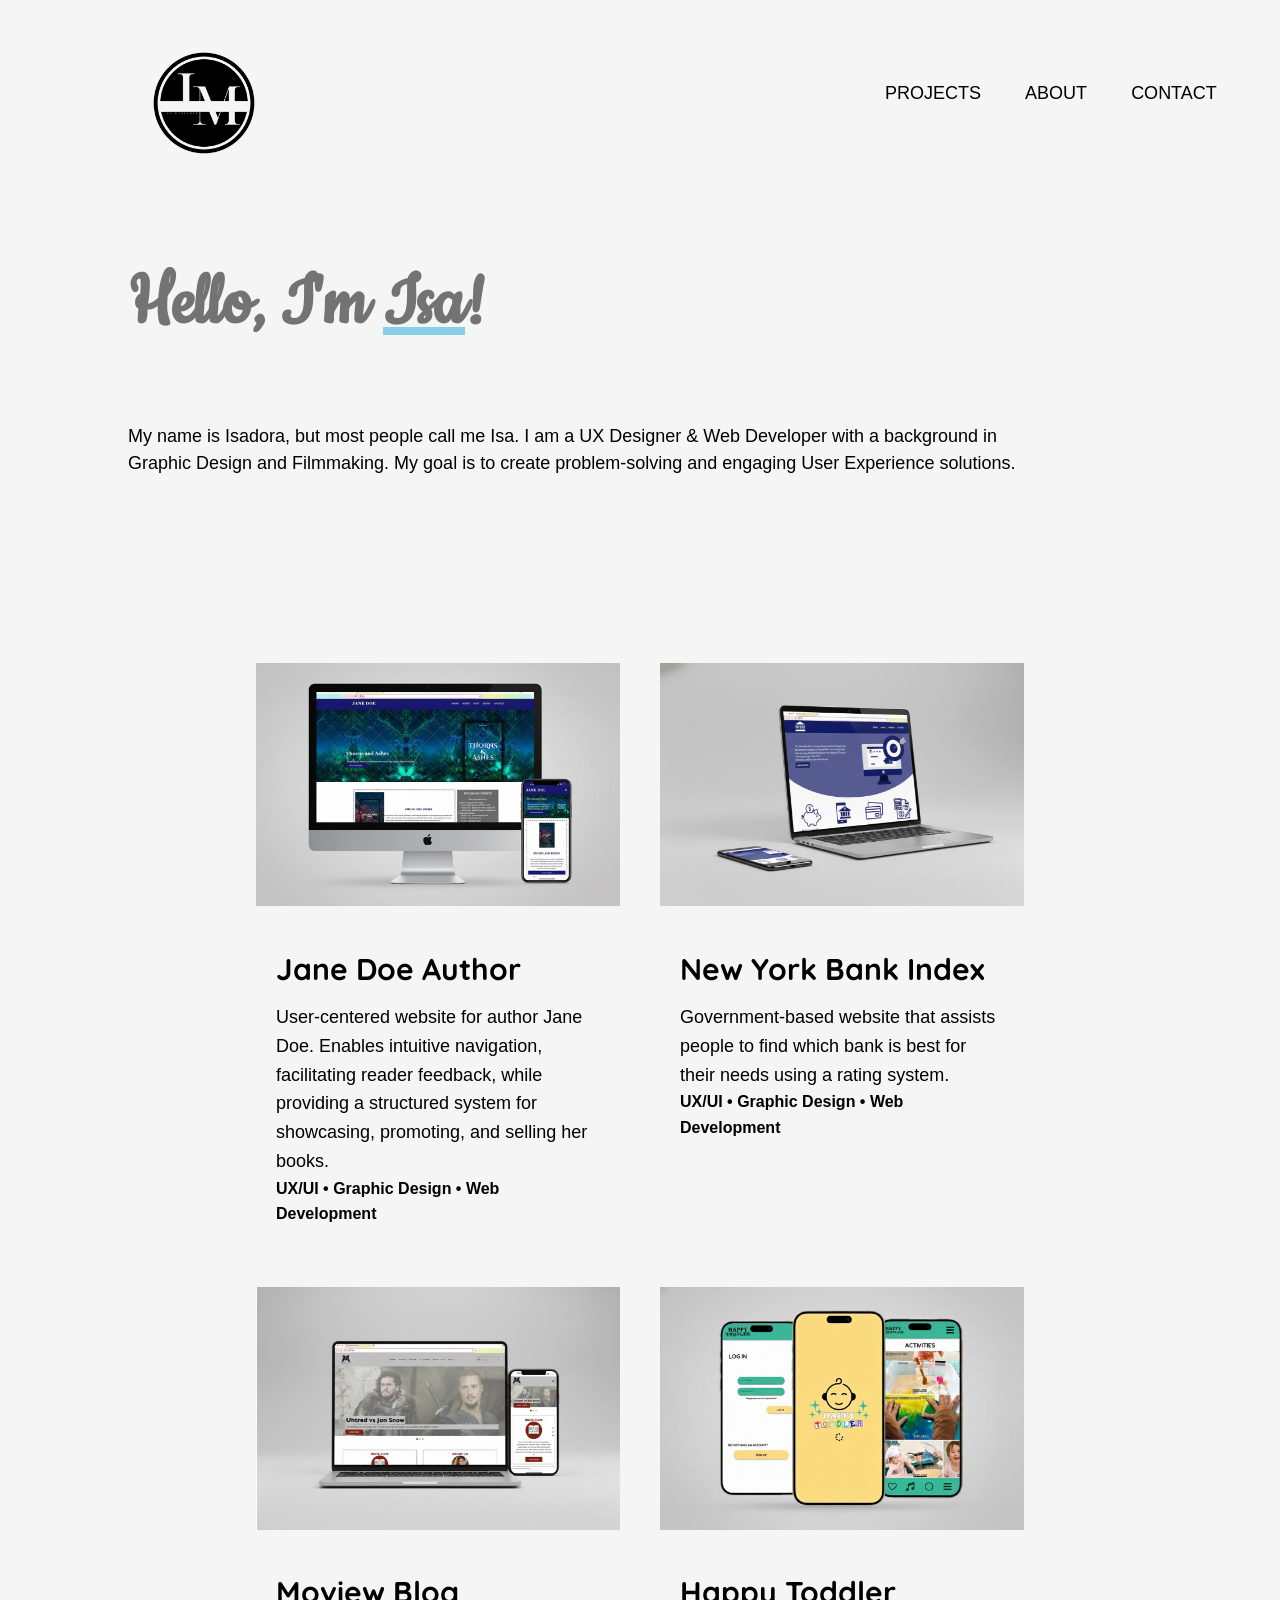
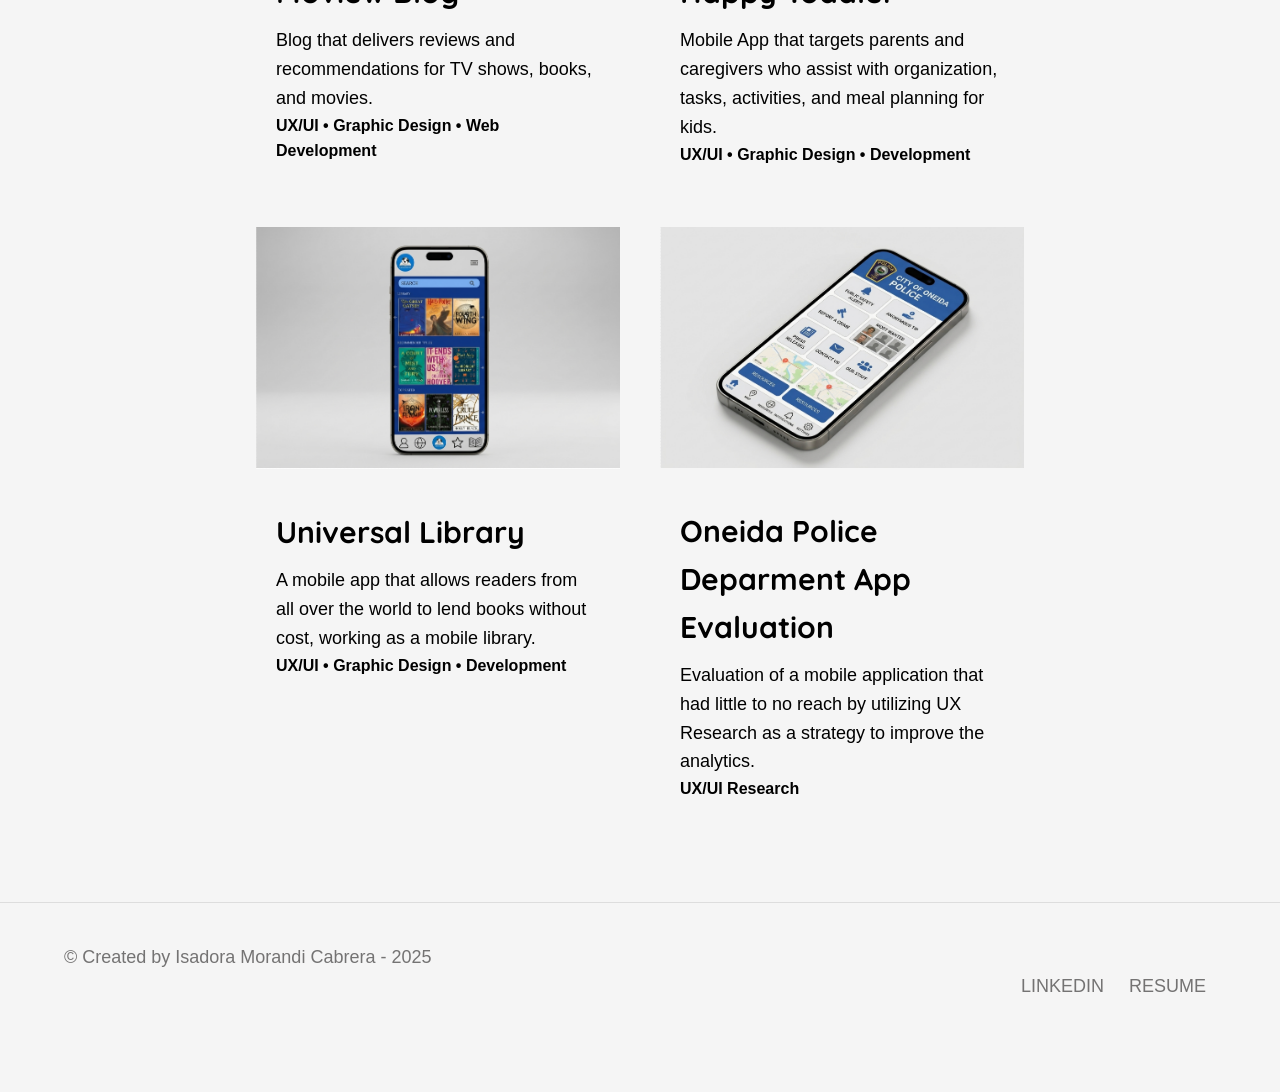
<file: index.html>
<!DOCTYPE html>
<html lang="en">

<head>
    <meta charset="utf-8">
    <meta http-equiv="X-UA-Compatible" content="IE=edge">
    <title>Isadora Morandi Cabrera</title>
    <meta name="description" content="Isadora Morandi Cabrera's portfolio">
    <meta name="viewport" content="width=device-width, initial-scale=1">
    <link rel="icon" type="image/ico" href="logo.ico">
    <link href="https://fonts.googleapis.com/css2?family=Cookie&display=swap" rel="stylesheet">
    <link href="https://fonts.googleapis.com/css2?family=Quicksand:wght@300..700&display=swap" rel="stylesheet">
    <link rel="stylesheet" href="style.css">
</head>

<body>
  <header>
    <nav>
        <div class="logo">
        <a href="index"><img src="logo.png" alt="website logo">
        </div>

        <div class="navigation" id="nav-bar">
            <a href="index.html" class="desktop">PROJECTS</a>
            <a href="about.html" class="desktop">ABOUT</a>
            <a href="contact.html" class="desktop">CONTACT</a>
            <a href="#" class="menu-bar" onclick="showSidebar()"><svg xmlns="http://www.w3.org/2000/svg" height="24" viewBox="0 -960 960 960" width="24"><path d="M120-240v-80h720v80H120Zm0-200v-80h720v80H120Zm0-200v-80h720v80H120Z"/></svg></a>
        </div>

        <div class="sidebar" id="sidebar">
            <a href="#" onclick="hideSidebar()"><svg xmlns="http://www.w3.org/2000/svg" height="24" viewBox="0 -960 960 960" width="24"><path d="m256-200-56-56 224-224-224-224 56-56 224 224 224-224 56 56-224 224 224 224-56 56-224-224-224 224Z"/></svg></a>
            <a href="index">PROJECTS</a>
            <a href="about">ABOUT</a>
            <a href="contact">CONTACT</a>

        </div>
    </nav>

  </header>

  <div class="intro">
    <h1>Hello, I'm <span class="name-highlight">Isa</span>!</h1>
    <p>My name is Isadora, but most people call me Isa. I am a UX Designer & Web Developer with a background in Graphic Design and Filmmaking. My goal is to create problem-solving and engaging User Experience solutions.
    <br>
  </div>

  <div class="projects">

    <div class="projects-1">
      <a href="jane-doe-case-study"><img src="task1.png" alt="project image" class="image"></a>
      <div class="text">
        <h2>Jane Doe Author</h2>
        <p>User-centered website for author Jane Doe. Enables intuitive navigation, facilitating
          reader feedback, while providing a structured system for showcasing, promoting, and selling her books.</p>
          <p style="font-size: 14px;"><b style="font-size: 16px;">UX/UI • Graphic Design • Web Development</b></p>

      </div>
    </div>
  
    <div class="projects-2">
      <a href="nybri-case-study"><img src="task2.png" alt="project image" class="image"></a>
      <div class="text">
        <h2>New York Bank Index</h2>
        <p> Government-based website that assists people to find which bank is best for their needs using a rating system.</p>
          <p style="font-size: 14px;"><b style="font-size: 16px;">UX/UI • Graphic Design • Web Development</b></p>

      </div>
    </div>
  
    <div class="projects-3">
      <a href="moview-case-study"><img src="task3.png" alt="project image" class="image"></a>
      <div class="text">
        <h2>Moview Blog</h2>
        <p>Blog that delivers reviews and recommendations for TV shows, books, and movies.</p>
          <p style="font-size: 14px;"><b style="font-size: 16px;">UX/UI • Graphic Design • Web Development</b></p>
        </div>
    </div>
  
    <div class="projects-4">
      <a href="happy-toddler-case-study"><img src="task4.png" alt="project image" class="image"></a>
      <div class="text">
        <h2>Happy Toddler</h2>
        <p>Mobile App that targets parents and caregivers who assist with organization, tasks, activities, and meal planning for kids.</p>
          <p style="font-size: 14px;"><b style="font-size: 16px;">UX/UI • Graphic Design • Development </b></p>

      </div>
    </div>

          <div class="projects-5">
      <a href="universal-library-case-study"><img src="task5.png" alt="project image" class="image"></a>
      <div class="text">
        <h2>Universal Library</h2>
        <p> A mobile app that allows readers from all over the world to lend books without cost, working as a mobile library.</p>
          <p style="font-size: 14px;"><b style="font-size: 16px;">UX/UI • Graphic Design • Development </b></p>

      </div>
    </div>

          <div class="projects-6">
      <a href="oneida-case-study"><img src="task6.png" alt="project image" class="image"></a>
      <div class="text">
        <h2>Oneida Police Deparment App Evaluation</h2>
        <p>Evaluation of a mobile application that had little to no reach by utilizing UX Research as a strategy to improve the analytics.</p>
          <p style="font-size: 14px;"><b style="font-size: 16px;">UX/UI Research</b></p>

      </div>
    </div>
  
  </div>
  
  <footer>

    <div class="copyright"> 
        <p>&copy; Created by Isadora Morandi Cabrera - 2025</p>
    </div>

    <div class="footer-links">
    <a href="https://www.linkedin.com/in/morandisa/" target="_blank">LinkedIn</a>
        <a href="ResumeIsadoraMCabrera.pdf" target="_blank">Resume</a>
    </div>
  </footer>

  <button id="back-to-top-btn" title="Go to top">
    <svg xmlns="http://www.w3.org/2000/svg" height="24" viewBox="0 -960 960 960" width="24">
      <path d="M440-160v-487L216-423l-56-57 320-320 320 320-56 57-224-224v487h-80Z"/>
    </svg>
  </button>

    <script src="javascript.js">
    
</script>
  </body>
  </html>
</file>
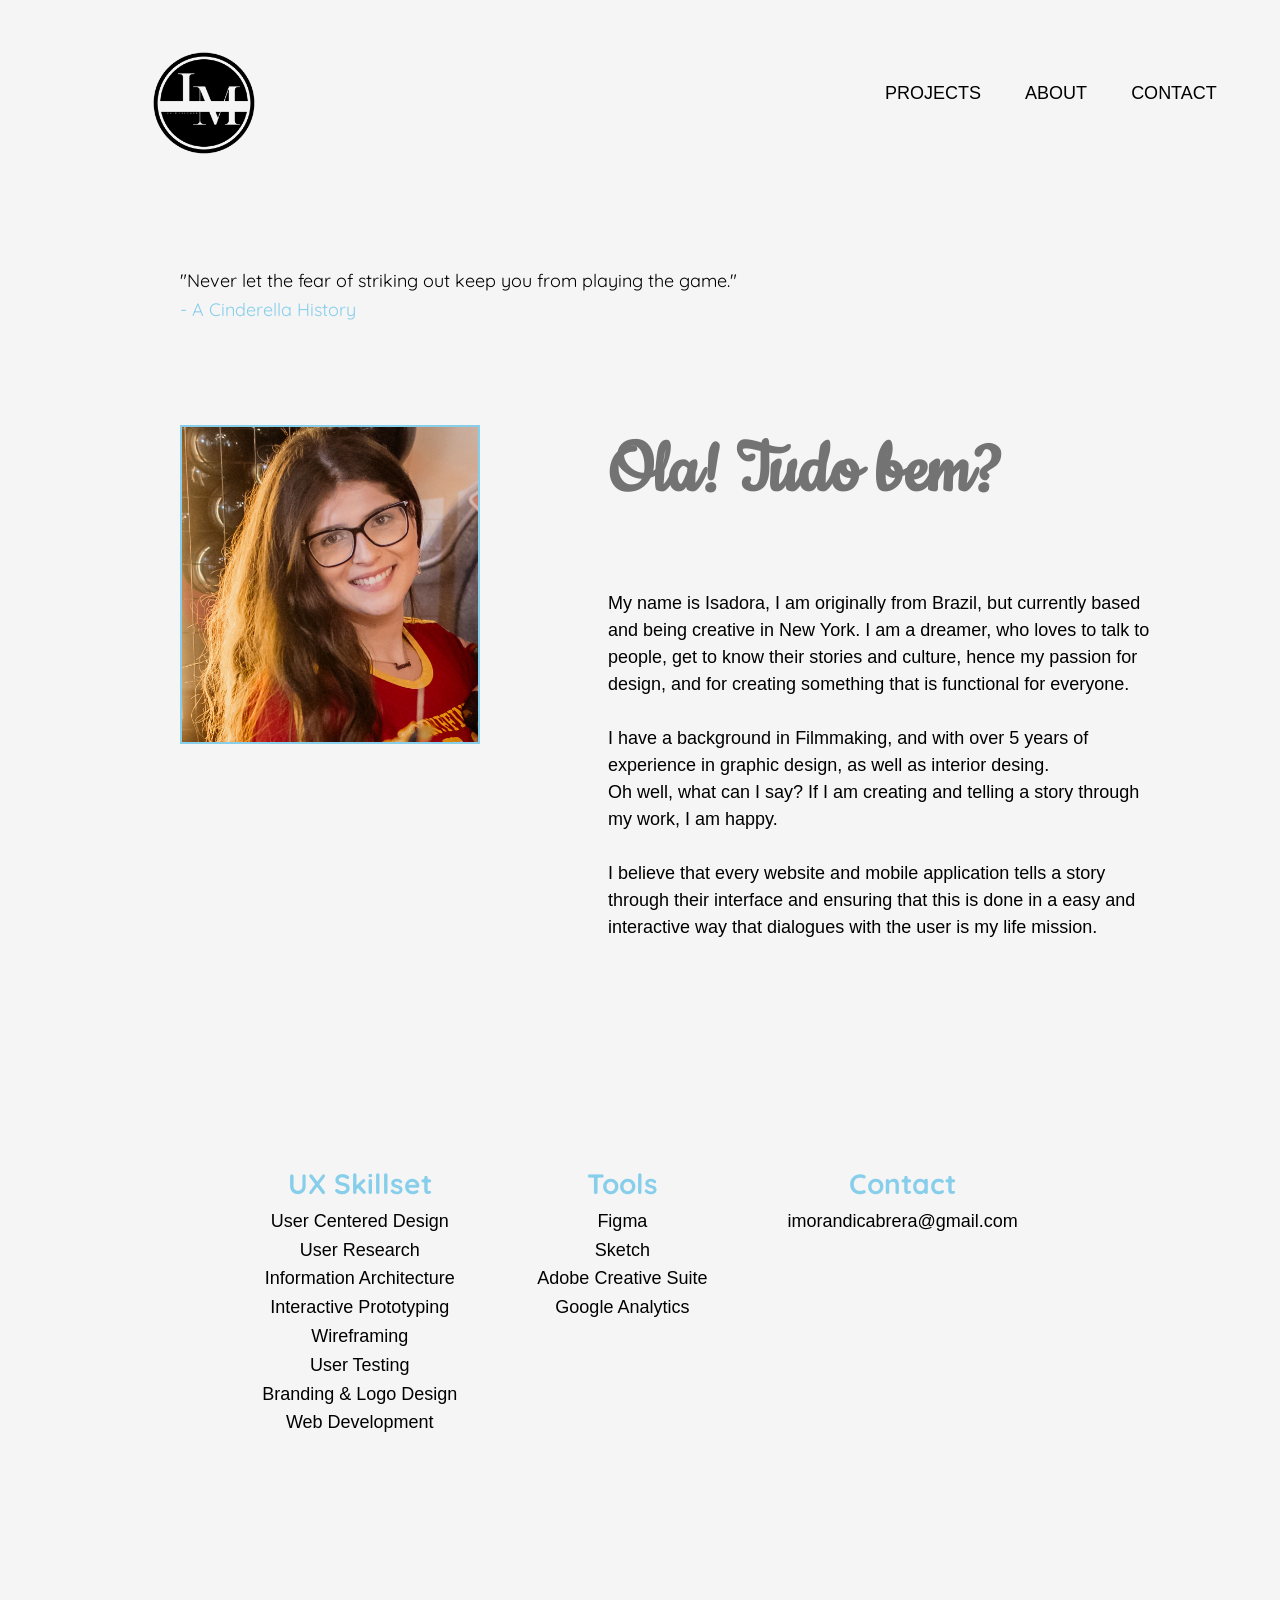
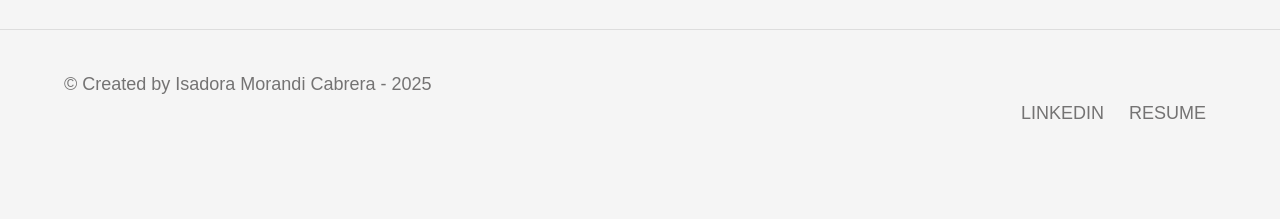
<file: about.html>
<!DOCTYPE html>
<html lang="en">

<head>
    <meta charset="utf-8">
    <meta http-equiv="X-UA-Compatible" content="IE=edge">
    <title>About - Isadora Morandi Cabrera</title>
    <meta name="description" content="Isadora Morandi Cabrera's portfolio">
    <meta name="viewport" content="width=device-width, initial-scale=1">
    <link rel="icon" type="image/ico" href="logo.ico">
    <link href="https://fonts.googleapis.com/css2?family=Cookie&display=swap" rel="stylesheet">
    <link href="https://fonts.googleapis.com/css2?family=Quicksand:wght@300..700&display=swap" rel="stylesheet">
    <link rel="stylesheet" href="style.css">
</head>

<body>
  <header>
    <nav>
        <div class="logo">
        <a href="index"><img src="logo.png">
        </div>

        <div class="navigation" id="nav-bar">
          <a href="index" class="desktop active">PROJECTS</a>
          <a href="about" class="desktop">ABOUT</a>
          <a href="contact" class="desktop">CONTACT</a>
          <a href="#" class="menu-bar" onclick="showSidebar()"><svg xmlns="http://www.w3.org/2000/svg" height="24" viewBox="0 -960 960 960" width="24"><path d="M120-240v-80h720v80H120Zm0-200v-80h720v80H120Zm0-200v-80h720v80H120Z"/></svg></a>
      </div>

        <div class="sidebar" id="sidebar">
            <a href="#" onclick="hideSidebar()"><svg xmlns="http://www.w3.org/2000/svg" height="24" viewBox="0 -960 960 960" width="24"><path d="m256-200-56-56 224-224-224-224 56-56 224 224 224-224 56 56-224 224 224 224-56 56-224-224-224 224Z"/></svg></a>
            <a href="index.html">PROJECTS</a>
            <a href="about.html">ABOUT</a>
            <a href="contact.html">CONTACT</a>

        </div>
    </nav>

  </header>
  
  <div class="quote">
    <p>"Never let the fear of striking out keep you from playing the game."</p>
    <span>- A Cinderella History</span>
  </div>

  <div class="about">
    <div class="photo">
        <img src="isadora.jpg">
    </div>
  <div class="intro">
    <h1>Ola! Tudo bem?</h1>
    <p>My name is Isadora, I am originally from Brazil, but currently based and being creative in New York. I am a dreamer, who loves to talk to people, get to know their stories and culture, hence my passion for design, and for creating something that is functional for everyone. <br><br> I have a background in Filmmaking, and with over 5 years of experience in graphic design, as well as interior desing. <br> Oh well, what can I say? If I am creating and telling a story through my work, I am happy. <br><br> I believe that every website and mobile application tells a story through their interface and ensuring that this is done in a easy and interactive way that dialogues with the user is my life mission.</p>
    <br>
    
  </div>

</div>

<div  class="skills">
  <div class="ux-skillset">
    <h3>UX Skillset</h3>
    <p>User Centered Design <br>
      User Research<br>
      Information Architecture<br>
      Interactive Prototyping<br>
      Wireframing<br>
      User Testing<br>
      Branding & Logo Design<br>
      Web Development 
        </p>
        </div>

        <div class="tools">
          <h3>Tools</h3>
          <p> Figma<br>
            Sketch<br>
            Adobe Creative Suite<br>
            Google Analytics
              </p>
              </div>

              <div class="contact-me">
                <h3>Contact</h3>
                <p> imorandicabrera@gmail.com
                    </p>
                    </div>
</div>

<footer>

    <div class="copyright">
    &copy; Created by Isadora Morandi Cabrera - 2025
    </div>

    <div class="footer-links">
      <a href="https://www.linkedin.com/in/morandisa/" target="_blank">LinkedIn</a>
          <a href="ResumeIsadoraMCabrera.pdf" target="_blank">Resume</a>
      </div>
  </footer>

  <script src="javascript.js"></script>
  
  </body>
  </html>
</file>
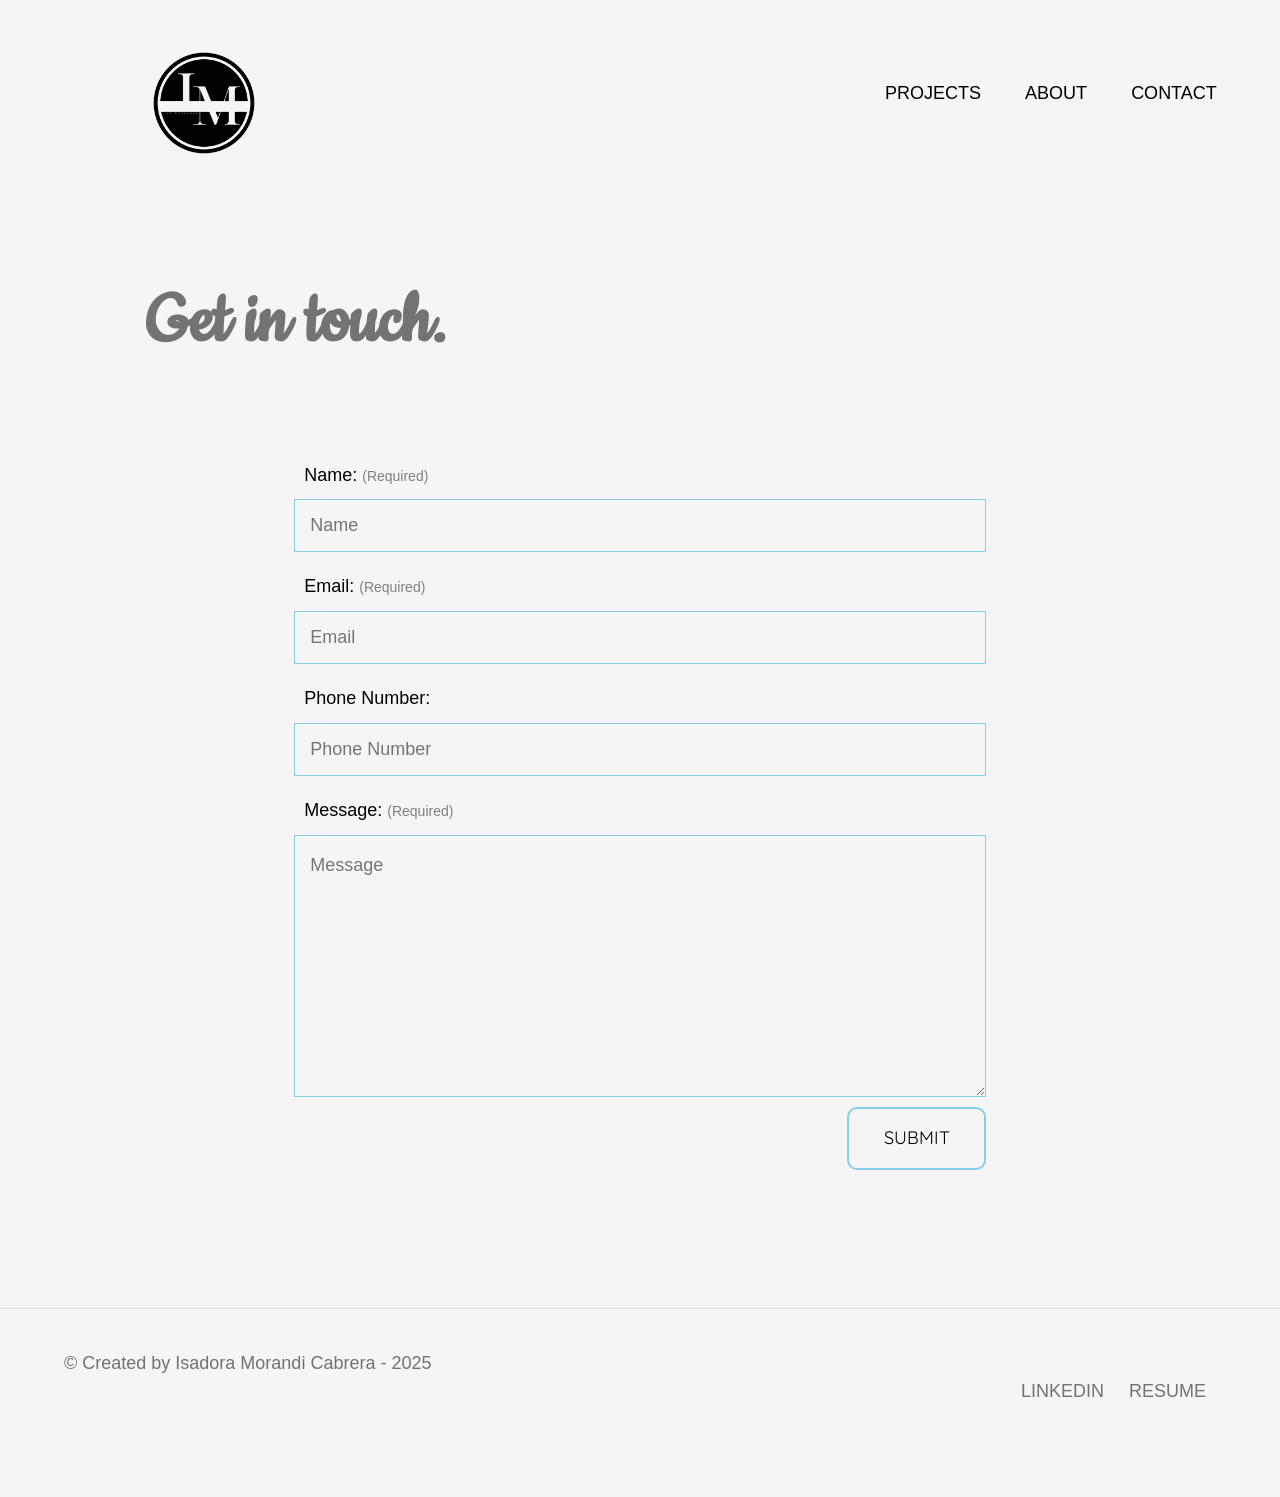
<file: contact.html>
<!DOCTYPE html>
<html lang="en">

<head>
    <meta charset="utf-8">
    <meta http-equiv="X-UA-Compatible" content="IE=edge">
    <title>Contact - Isadora Morandi Cabrera</title>
    <meta name="description" content="Isadora Morandi Cabrera's portfolio">
    <meta name="viewport" content="width=device-width, initial-scale=1">
    <link rel="icon" type="image/ico" href="logo.ico">
    <link href="https://fonts.googleapis.com/css2?family=Cookie&display=swap" rel="stylesheet">
    <link href="https://fonts.googleapis.com/css2?family=Quicksand:wght@300..700&display=swap" rel="stylesheet">
    <link rel="stylesheet" href="style.css">
</head>

<body>
  <header>
    <nav>
        <div class="logo">
        <a href="index"><img src="logo.png">
        </div>

        <div class="navigation" id="nav-bar">
            <a href="index" class="desktop active">PROJECTS</a>
            <a href="about" class="desktop">ABOUT</a>
            <a href="contact" class="desktop">CONTACT</a>
            <a href="#" class="menu-bar" onclick="showSidebar()"><svg xmlns="http://www.w3.org/2000/svg" height="24" viewBox="0 -960 960 960" width="24"><path d="M120-240v-80h720v80H120Zm0-200v-80h720v80H120Zm0-200v-80h720v80H120Z"/></svg></a>
        </div>

        <div class="sidebar" id="sidebar">
            <a href="#" onclick="hideSidebar()"><svg xmlns="http://www.w3.org/2000/svg" height="24" viewBox="0 -960 960 960" width="24"><path d="m256-200-56-56 224-224-224-224 56-56 224 224 224-224 56 56-224 224 224 224-56 56-224-224-224 224Z"/></svg></a>
            <a href="index.html">PROJECTS</a>
            <a href="about.html">ABOUT</a>
            <a href="contact.html">CONTACT</a>

        </div>
    </nav>

  </header>

    <div class="contact">

        <div class="text-form">
            <h1>Get in touch.</h1>
        </div>

    <div class="contact-form">
        
<form action="https://formspree.io/f/xqegzpvr" method="POST">
        
    <label for="name">Name:<span class="required">(Required)</span></label>
    <div class="input-group">
        <input type="text" id="name" name="name" placeholder="Name" required>
    </div>

    <label for="email">Email:<span class="required">(Required)</span></label>
    <input type="email" id="email" name="email" placeholder="Email" required>

    <label for="phone">Phone Number:</label>
    <input type="tel" id="phone" name="phone" placeholder="Phone Number">

    <label for="message">Message:<span class="required">(Required)</span></label>
    <textarea id="message" name="message" rows="8" placeholder="Message" required></textarea>

    <button type="submit">Submit</button>

    <input type="hidden" name="_subject" value="New Contact Form Submission">
    <input type="text" name="_gotcha" style="display:none">
</form>
        
    </div>
<div id="thank-you-message" style="display:none;">
  Thank you! Your message has been sent.
</div>
        
    </div>


  <footer>

    <div class="copyright">
    &copy; Created by Isadora Morandi Cabrera - 2025
    </div>

    <div class="footer-links">
        <a href="https://www.linkedin.com/in/morandisa/" target="_blank">LinkedIn</a>
            <a href="ResumeIsadoraMCabrera.pdf" target="_blank">Resume</a>
        </div>
  </footer>

<script src="javascript.js">
    
</script>
    
  </body>
  </html>
</file>
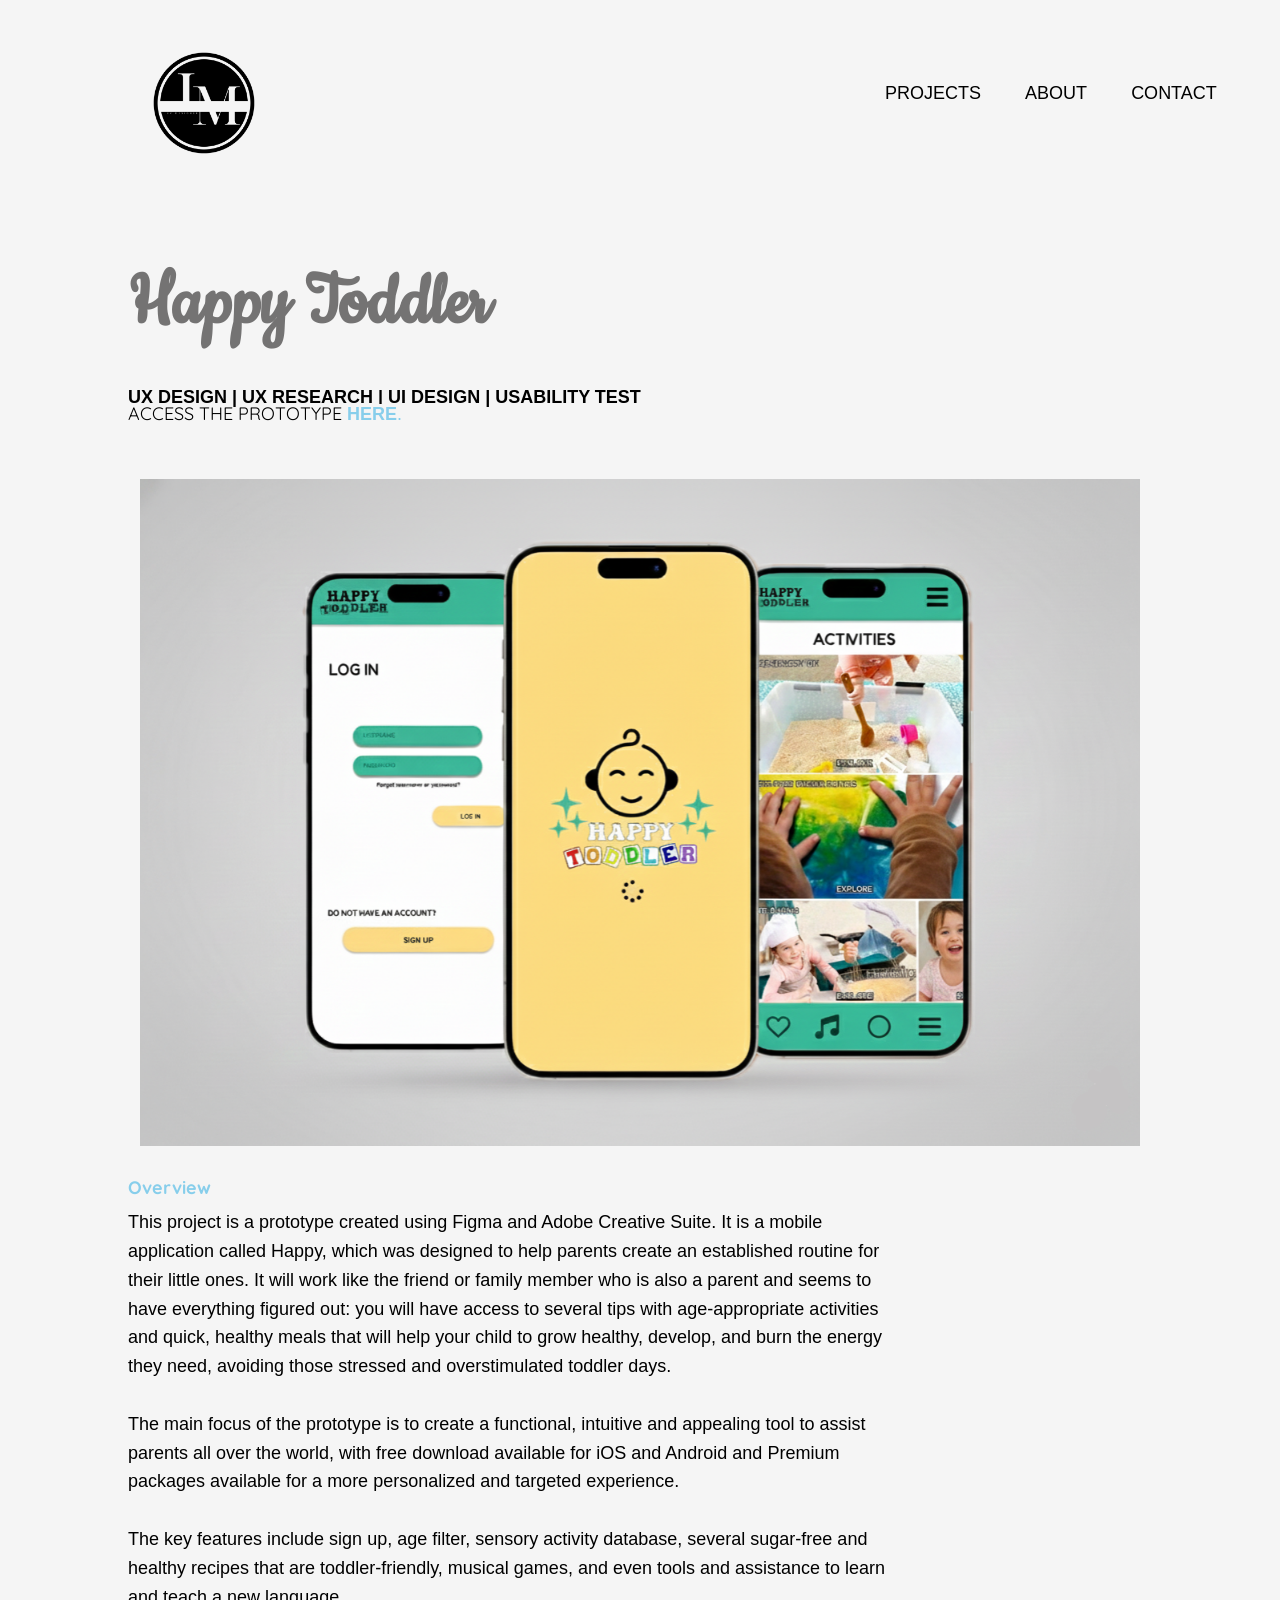
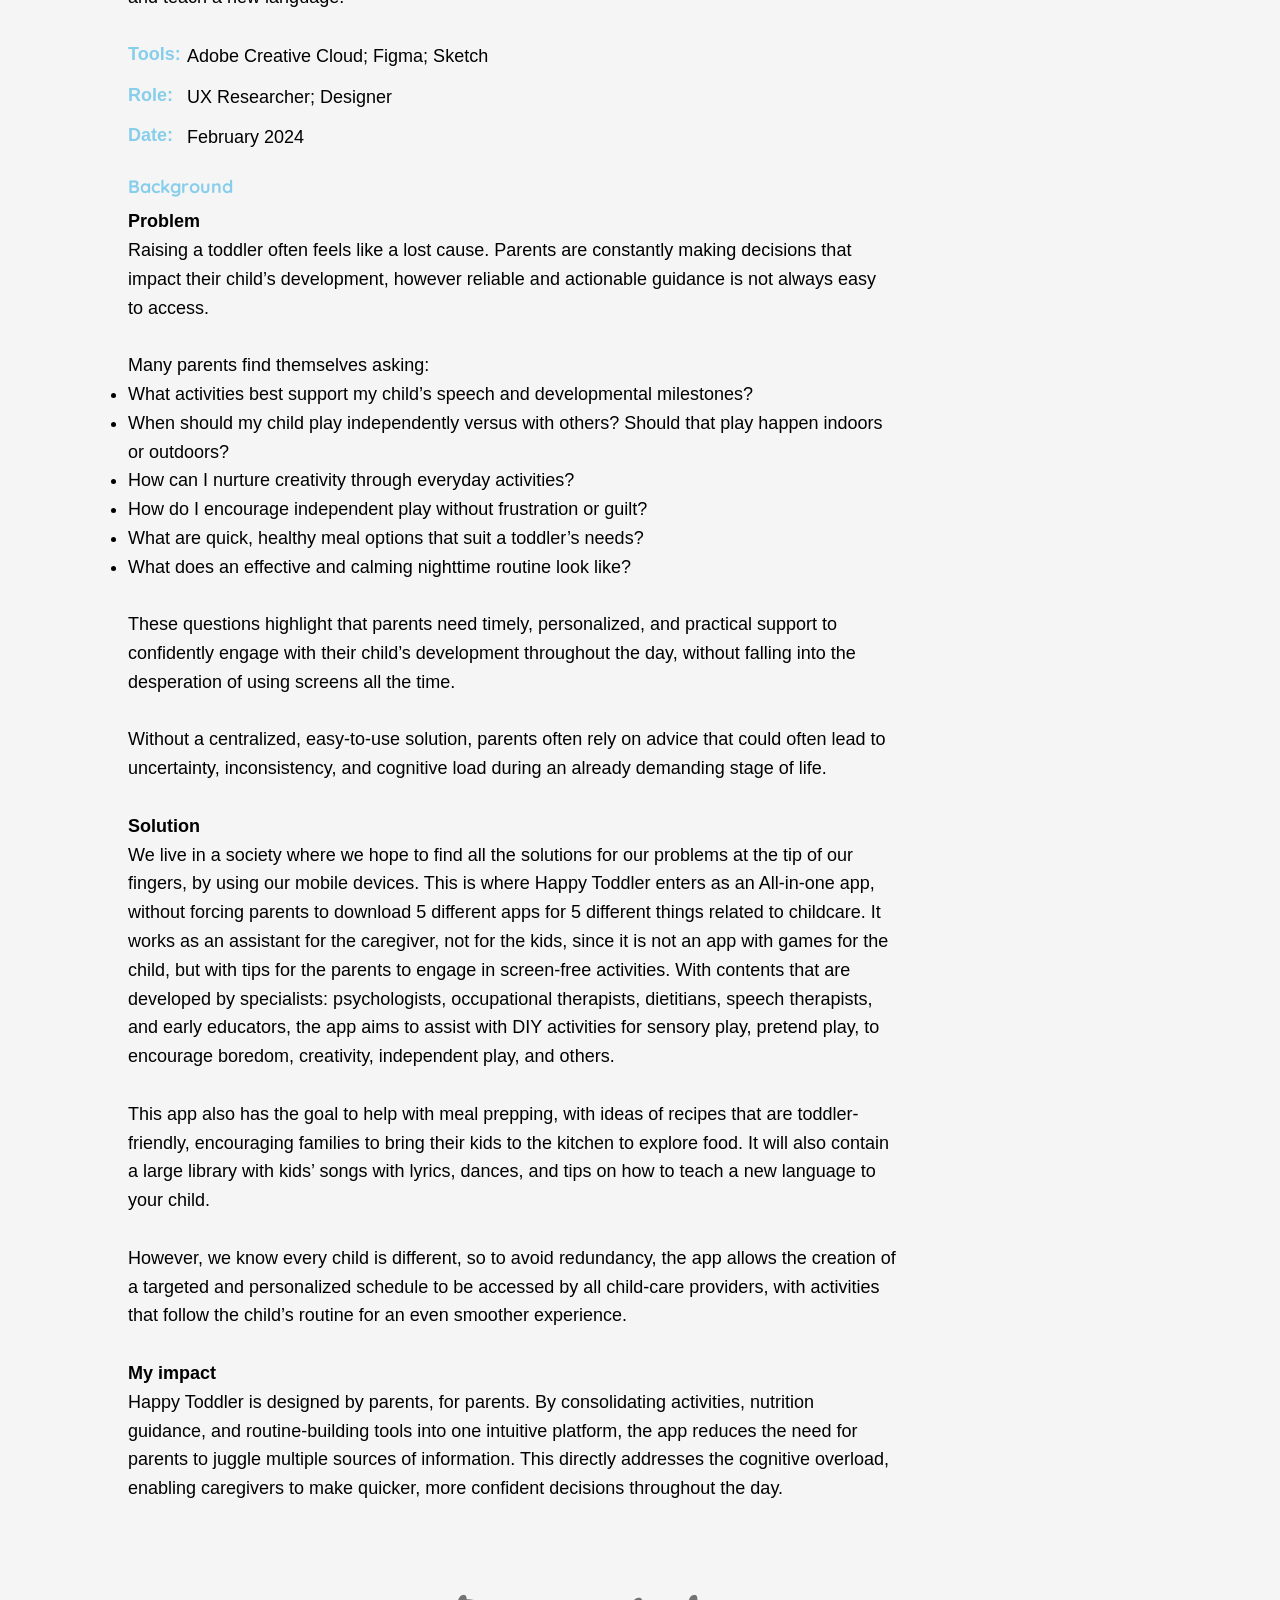
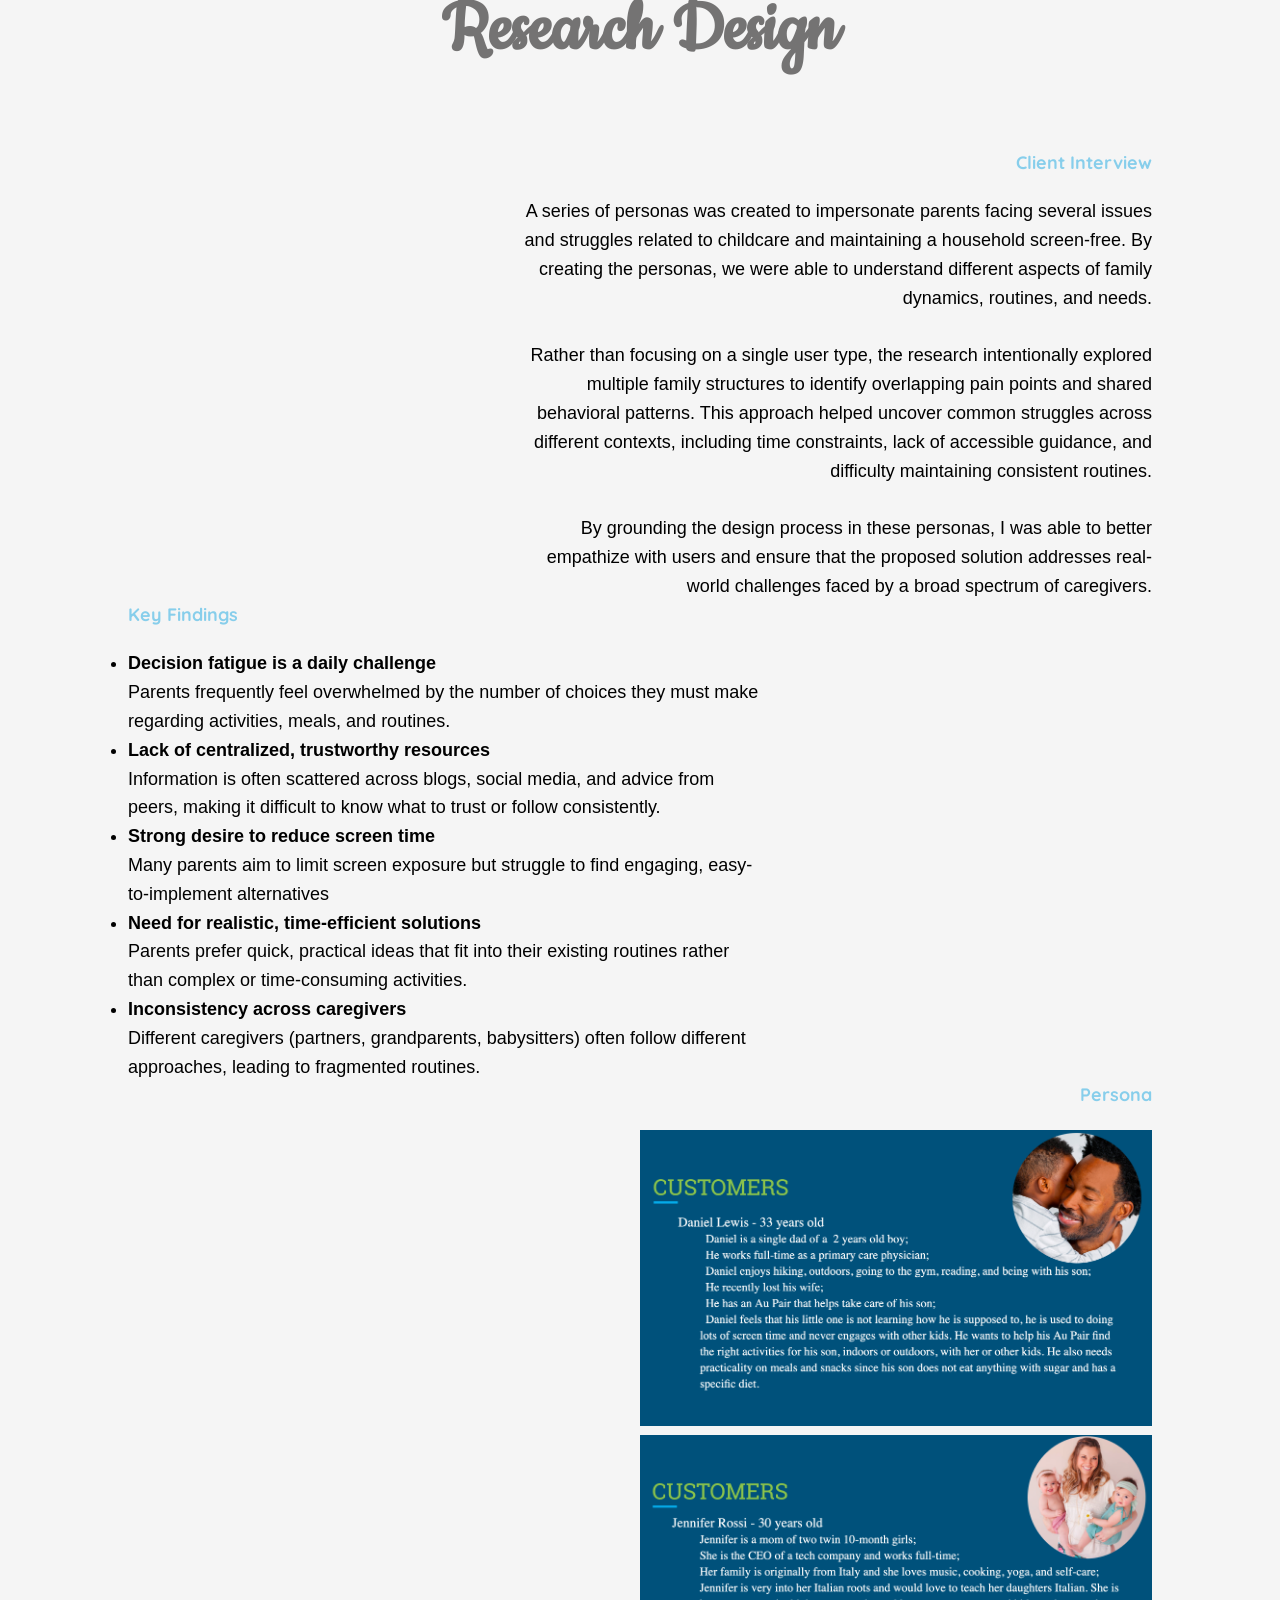
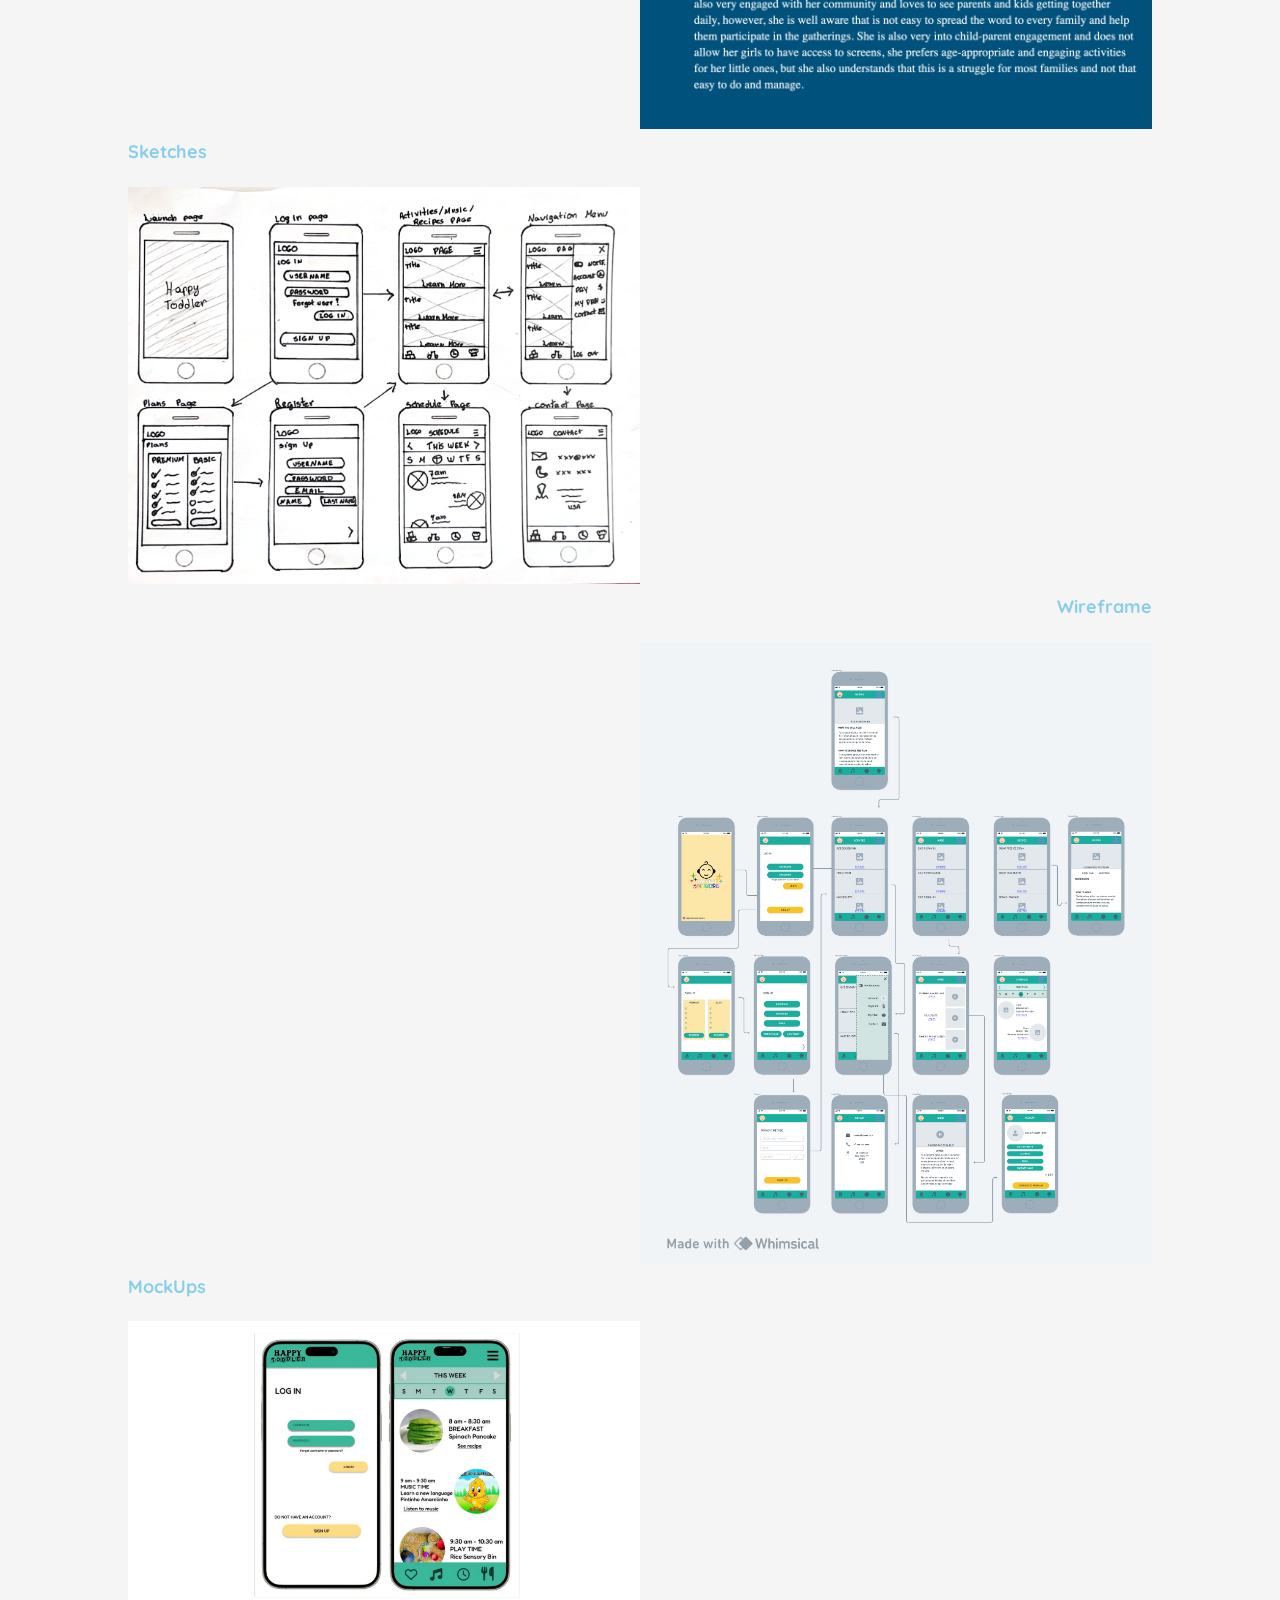
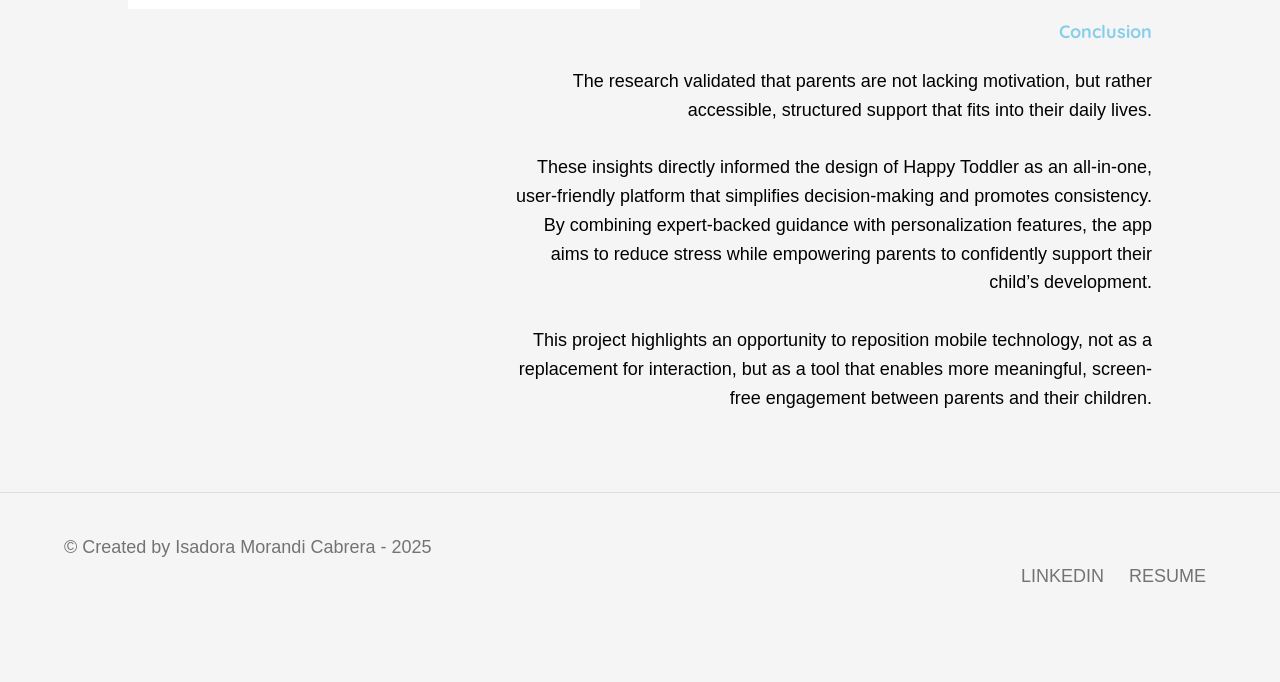
<file: happy-toddler-case-study.html>
<!DOCTYPE html>
<html lang="en">

<head>
    <meta charset="utf-8">
    <meta http-equiv="X-UA-Compatible" content="IE=edge">
    <title>Isadora Morandi Cabrera</title>
    <meta name="description" content="Isadora Morandi Cabrera's portfolio">
    <meta name="viewport" content="width=device-width, initial-scale=1">
    <link href="https://fonts.googleapis.com/css2?family=Cookie&display=swap" rel="stylesheet">
    <link href="https://fonts.googleapis.com/css2?family=Quicksand:wght@300..700&display=swap" rel="stylesheet">
    <link rel="icon" type="image/ico" href="logo.ico">
    <link rel="stylesheet" href="style.css">
</head>

<body>
  <header>
    <nav>
        <div class="logo">
        <a href="index"><img src="logo.png">
        </div>

        <div class="navigation" id="nav-bar">
            <a href="index" class="desktop active">PROJECTS</a>
            <a href="about" class="desktop">ABOUT</a>
            <a href="contact" class="desktop">CONTACT</a>
            <a href="#" class="menu-bar" onclick="showSidebar()"><svg xmlns="http://www.w3.org/2000/svg" height="24" viewBox="0 -960 960 960" width="24"><path d="M120-240v-80h720v80H120Zm0-200v-80h720v80H120Zm0-200v-80h720v80H120Z"/></svg></a>
        </div>

        <div class="sidebar" id="sidebar">
            <a href="#" onclick="hideSidebar()"><svg xmlns="http://www.w3.org/2000/svg" height="24" viewBox="0 -960 960 960" width="24"><path d="m256-200-56-56 224-224-224-224 56-56 224 224 224-224 56 56-224 224 224 224-56 56-224-224-224 224Z"/></svg></a>
            <a href="index.html">PROJECTS</a>
            <a href="about.html">ABOUT</a>
            <a href="contact.html">CONTACT</a>

        </div>
    </nav>

  </header>

  <div class="title-project">
    <h1>Happy Toddler</h1>
    <p><strong>UX Design | UX Research | UI Design | Usability Test</strong></p>
      <br>
      <p>Access the Prototype <a href="https://www.figma.com/proto/JnMZZpt2rtWpUmD5TtykSM/Happy-Toddler?node-id=0-1&t=wRtsZa0HwbqyeKIR-1"target="_blank" style="color: skyblue; text-decoration: none;"><strong>here</strong>.</p>
  </div>

  <div class="poster">
    <a href="https://www.figma.com/proto/JnMZZpt2rtWpUmD5TtykSM/Happy-Toddler?node-id=0-1&t=wRtsZa0HwbqyeKIR-1" target="_blank"><img src="happytoddler.png"></a>
  </div>

  <div  class="overview">
    <h2>Overview</h2>
      <p>This project is a prototype created using Figma and Adobe Creative Suite. It is a mobile application called Happy, which was designed to help parents create an established routine for their little ones. It will work like the friend or family member who is also a parent and seems to have everything figured out: you will have access to several tips with age-appropriate activities and quick, healthy meals that will help your child to grow healthy, develop, and burn the energy they need, avoiding those stressed and overstimulated toddler days.</p>
    <br>
      <p>The main focus of the prototype is to create a functional, intuitive and appealing tool to assist parents all over the world, with free download available for iOS and Android and Premium packages available for a more personalized and targeted experience. </p>
    <br>
      <p>The key features include sign up, age filter, sensory activity database, several sugar-free and healthy recipes that are toddler-friendly, musical games, and even tools and assistance to learn and teach a new language. </p>
      <br>
      
      <div class="meta-row">
        <p class="overview-title">Tools:</p>
        <p class="response">Adobe Creative Cloud; Figma; Sketch</p>
      </div>
      
      <div class="meta-row">
        <p class="overview-title">Role:</p>
        <p class="response">UX Researcher; Designer</p>
      </div>
      
      <div class="meta-row">
        <p class="overview-title">Date:</p>
        <p class="response">February 2024</p>
      </div>
      
      
  </div>

  <div class="background">
    <h2>Background</h2>
    <h3>Problem</h3>
      <p>Raising a toddler often feels like a lost cause. Parents are constantly making decisions that impact their child’s development, however reliable and actionable guidance is not always easy to access.</p>
    <br>
      <p>Many parents find themselves asking:</p>
      <ul>
  <li>What activities best support my child’s speech and developmental milestones? </li>
  <li>When should my child play independently versus with others? Should that play happen indoors or outdoors? </li>
  <li>How can I nurture creativity through everyday activities? </li>
  <li>How do I encourage independent play without frustration or guilt? </li>
   <li>What are quick, healthy meal options that suit a toddler’s needs? </li>
   <li>What does an effective and calming nighttime routine look like? </li>
</ul>
      <br>
      <p>These questions highlight that parents need timely, personalized, and practical support to confidently engage with their child’s development throughout the day, without falling into the desperation of using screens all the time.</p>
    <br>
      <p>Without a centralized, easy-to-use solution, parents often rely on advice that could often lead to uncertainty, inconsistency, and cognitive load during an already demanding stage of life.</p>
      <br>
      
      <h3>Solution</h3>
      <p>We live in a society where we hope to find all the solutions for our problems at the tip of our fingers, by using our mobile devices. This is where Happy Toddler enters as an All-in-one app, without forcing parents to download 5 different apps for 5 different things related to childcare. It works as an assistant for the caregiver, not for the kids, since it is not an app with games for the child, but with tips for the parents to engage in screen-free activities. With contents that are developed by specialists: psychologists, occupational therapists, dietitians, speech therapists, and early educators, the app aims to assist with DIY activities for sensory play, pretend play, to encourage boredom, creativity, independent play, and others. </p>
   <br>
      <p>This app also has the goal to help with meal prepping, with ideas of recipes that are toddler-friendly, encouraging families to bring their kids to the kitchen to explore food. It will also contain a large library with kids’ songs with lyrics, dances, and tips on how to teach a new language to your child.</p>
      <br>
      <p>However, we know every child is different, so to avoid redundancy, the app allows the creation of a targeted and personalized schedule to be accessed by all child-care providers, with activities that follow the child’s routine for an even smoother experience. </p>
      <br>
      
    <h3>My impact</h3>
      <p>Happy Toddler is designed by parents, for parents. By consolidating activities, nutrition guidance, and routine-building tools into one intuitive platform, the app reduces the need for parents to juggle multiple sources of information. This directly addresses the cognitive overload, enabling caregivers to make quicker, more confident decisions throughout the day.</p>
</div>

<div class="research">
    <h1>Research Design</h1>
</div>
<div class="right">
    <h2>Client Interview</h2>
    <p>A series of personas was created to impersonate parents facing several issues and struggles related to childcare and maintaining a household screen-free. By creating the personas, we were able to understand different aspects of family dynamics, routines, and needs. </p>
<br>
    <p>Rather than focusing on a single user type, the research intentionally explored multiple family structures to identify overlapping pain points and shared behavioral patterns. This approach helped uncover common struggles across different contexts, including time constraints, lack of accessible guidance, and difficulty maintaining consistent routines.</p>
<br>
    <p>By grounding the design process in these personas, I was able to better empathize with users and ensure that the proposed solution addresses real-world challenges faced by a broad spectrum of caregivers.</p>
</div>
<div class="left">
    <h2>Key Findings</h2>
    <ul>
  <li><strong>Decision fatigue is a daily challenge</strong></li>
      <p>Parents frequently feel overwhelmed by the number of choices they must make regarding activities, meals, and routines.</p>
  <li><strong>Lack of centralized, trustworthy resources</strong></li>
        <p>Information is often scattered across blogs, social media, and advice from peers, making it difficult to know what to trust or follow consistently. </p>
  <li><strong>Strong desire to reduce screen time</strong></li>
        <p>Many parents aim to limit screen exposure but struggle to find engaging, easy-to-implement alternatives</p>
  <li><strong>Need for realistic, time-efficient solutions</strong></li>
        <p>Parents prefer quick, practical ideas that fit into their existing routines rather than complex or time-consuming activities. </p>
<li><strong>Inconsistency across caregivers</strong></li>
        <p>Different caregivers (partners, grandparents, babysitters) often follow different approaches, leading to fragmented routines. </p>
    </ul>
</div>
<div class="right">
    <h2>Persona</h2>
    <img src="personaht1.png">
    <img src="personaht2.png">
</div>
<div class="left">
    <h2>Sketches</h2>
    <img src="SKETCHHT.png">
</div>
    <div class="right">
    <h2>Wireframe</h2>
    <img src="WIREFRAMEHT.png">
</div>
    <div class="left">
    <h2>MockUps</h2>
    <img src="mockupht.png">
</div>
<div class="right">
    <h2>Conclusion</h2>
    <p>The research validated that parents are not lacking motivation, but rather accessible, structured support that fits into their daily lives.</p>
<br>
    <p>These insights directly informed the design of Happy Toddler as an all-in-one, user-friendly platform that simplifies decision-making and promotes consistency. By combining expert-backed guidance with personalization features, the app aims to reduce stress while empowering parents to confidently support their child’s development.</p>
<br>
    <p>This project highlights an opportunity to reposition mobile technology, not as a replacement for interaction, but as a tool that enables more meaningful, screen-free engagement between parents and their children.</p>
</div>

<footer>

    <div class="copyright"> 
        <p>&copy; Created by Isadora Morandi Cabrera - 2025</p>
    </div>

    <div class="footer-links">
    <a href="https://www.linkedin.com/in/morandisa/" target="_blank">LinkedIn</a>
        <a href="ResumeIsadoraMCabrera.pdf" target="_blank">Resume</a>
    </div>
  </footer>

      <script src="javascript.js"></script>
    
  </body>
  </html>
</file>
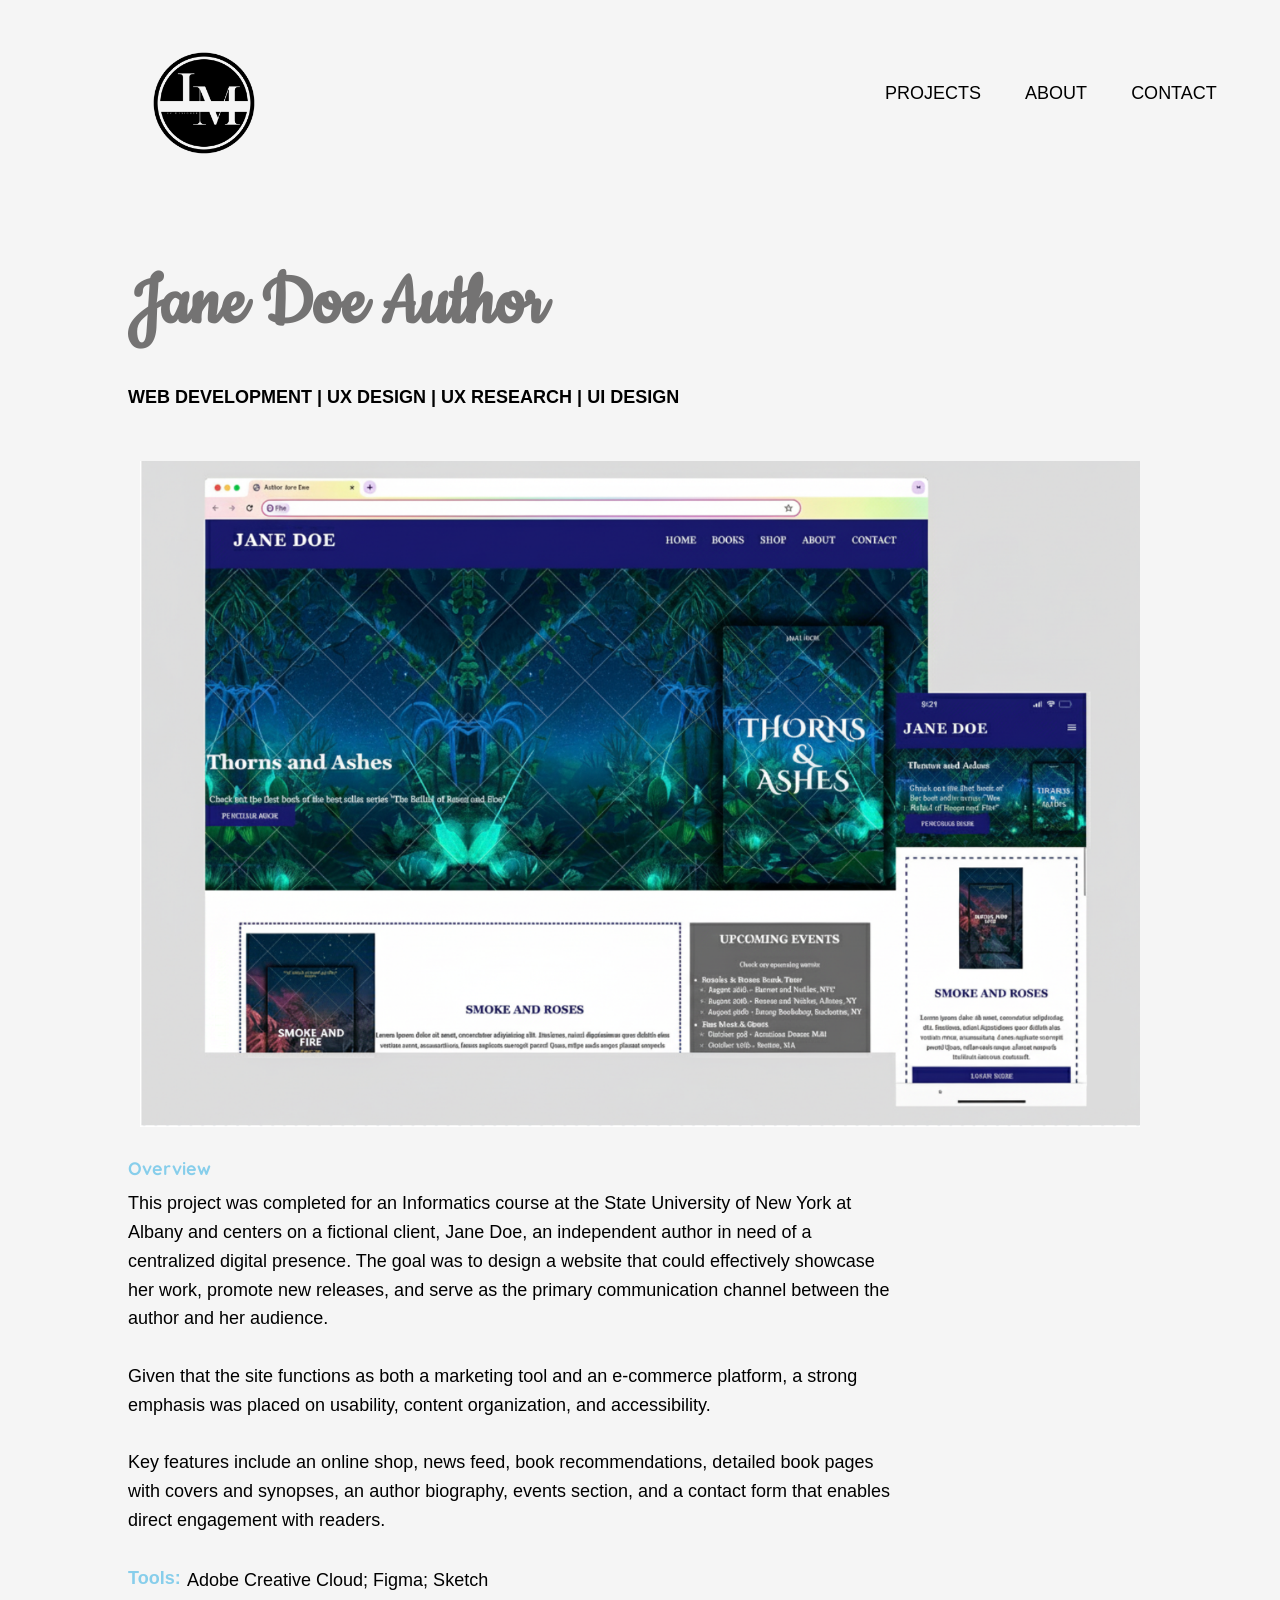
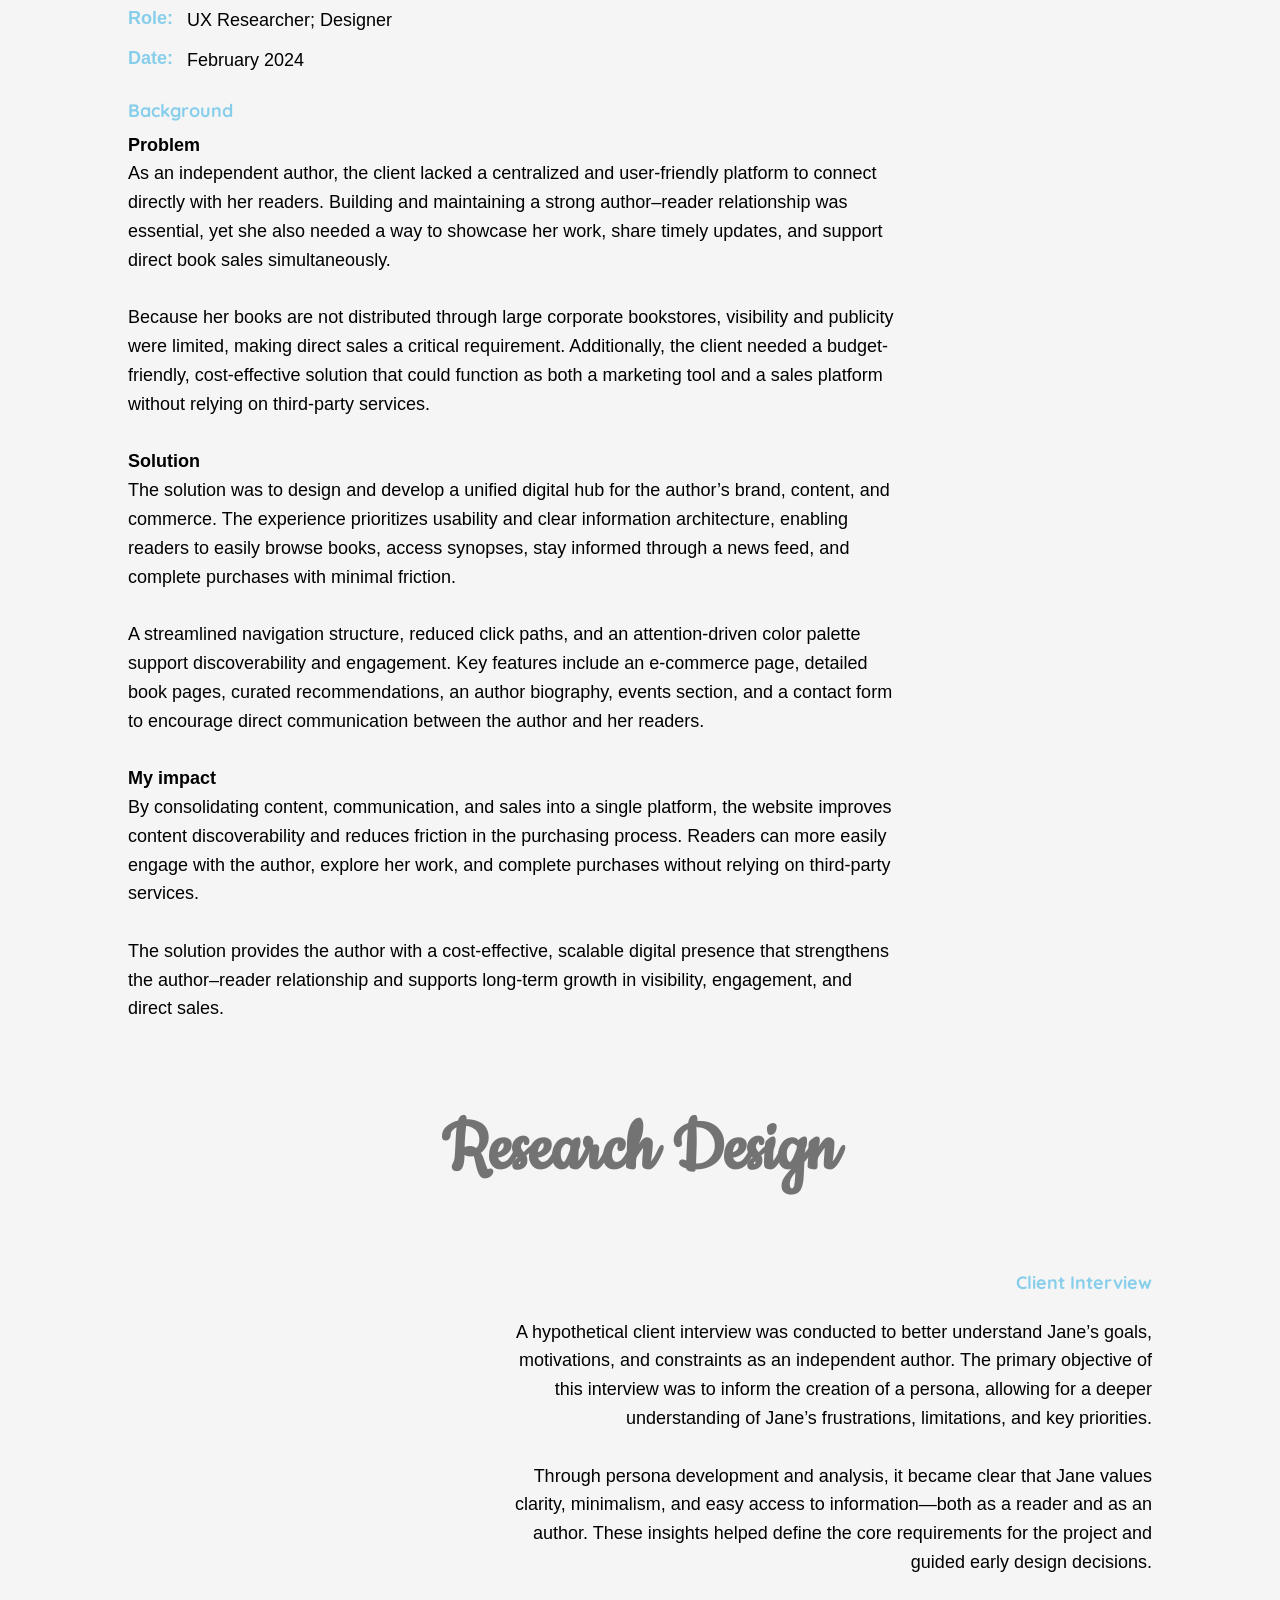
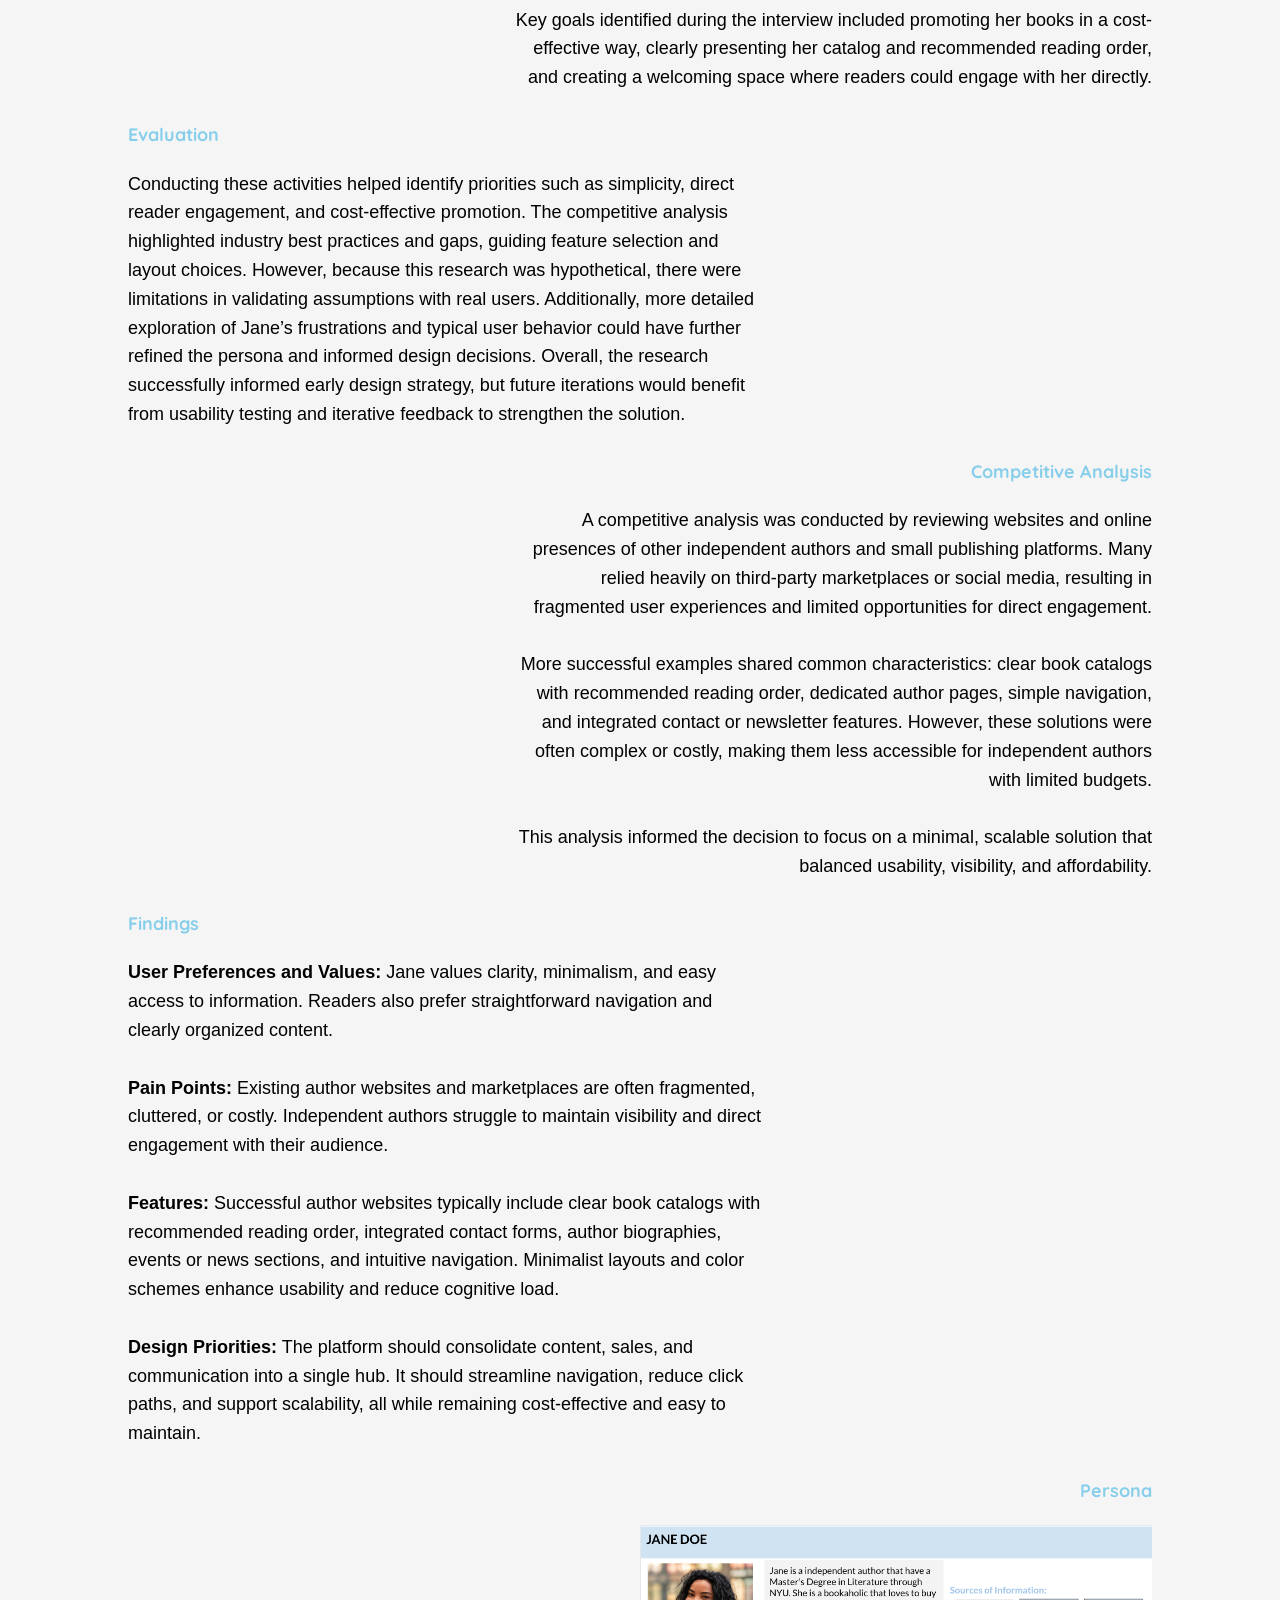
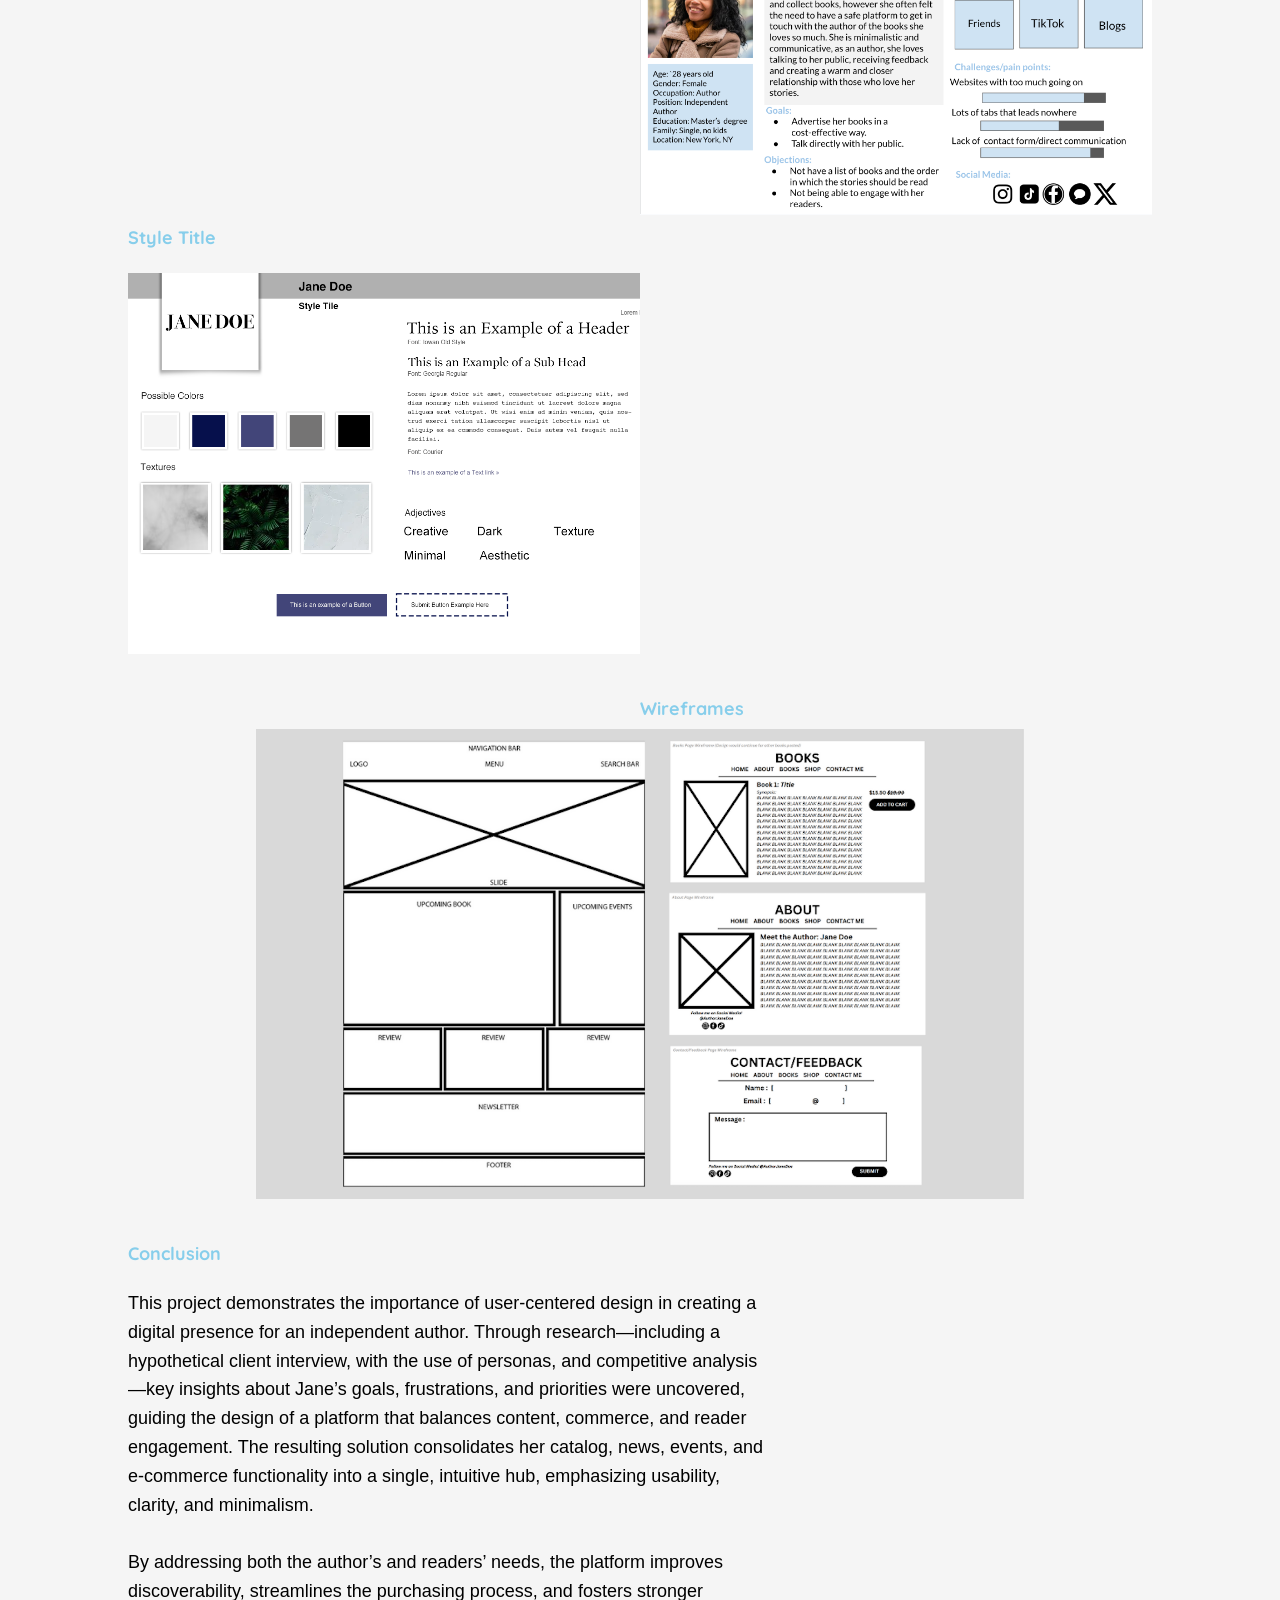
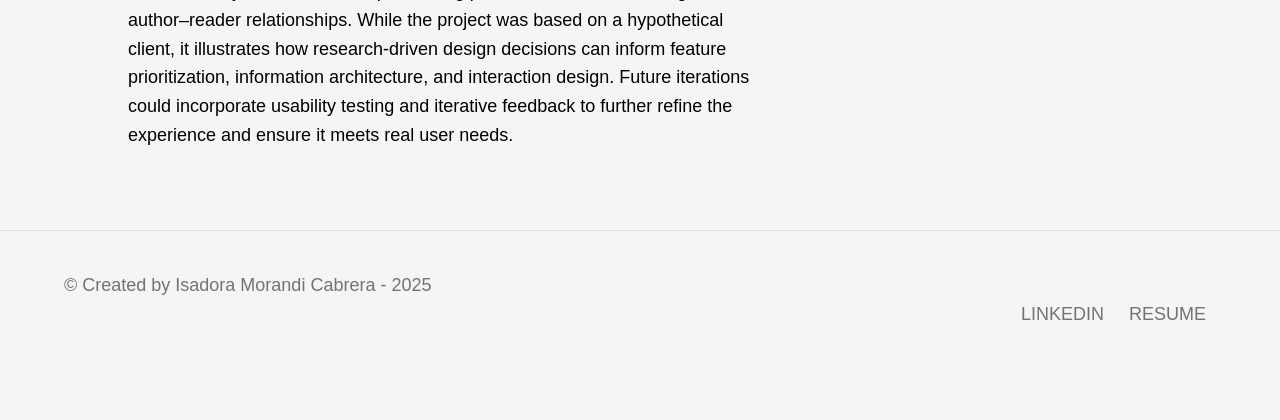
<file: jane-doe-case-study.html>
<!DOCTYPE html>
<html lang="en">

<head>
    <meta charset="utf-8">
    <meta http-equiv="X-UA-Compatible" content="IE=edge">
    <title>Isadora Morandi Cabrera</title>
    <meta name="description" content="Isadora Morandi Cabrera's portfolio">
    <meta name="viewport" content="width=device-width, initial-scale=1">
    <link href="https://fonts.googleapis.com/css2?family=Cookie&display=swap" rel="stylesheet">
    <link href="https://fonts.googleapis.com/css2?family=Quicksand:wght@300..700&display=swap" rel="stylesheet">
    <link rel="icon" type="image/ico" href="logo.ico">
    <link rel="stylesheet" href="style.css">
    <script src="javascript.js"></script>
</head>

<body>
  <header>
    <nav>
        <div class="logo">
        <a href="index"><img src="logo.png">
        </div>

        <div class="navigation" id="nav-bar">
            <a href="index" class="desktop active">PROJECTS</a>
            <a href="about" class="desktop">ABOUT</a>
            <a href="contact" class="desktop">CONTACT</a>
            <a href="#" class="menu-bar" onclick="showSidebar()"><svg xmlns="http://www.w3.org/2000/svg" height="24" viewBox="0 -960 960 960" width="24"><path d="M120-240v-80h720v80H120Zm0-200v-80h720v80H120Zm0-200v-80h720v80H120Z"/></svg></a>
        </div>

        <div class="sidebar" id="sidebar">
            <a href="#" onclick="hideSidebar()"><svg xmlns="http://www.w3.org/2000/svg" height="24" viewBox="0 -960 960 960" width="24"><path d="m256-200-56-56 224-224-224-224 56-56 224 224 224-224 56 56-224 224 224 224-56 56-224-224-224 224Z"/></svg></a>
            <a href="index.html">PROJECTS</a>
            <a href="about.html">ABOUT</a>
            <a href="contact.html">CONTACT</a>

        </div>
    </nav>

  </header>

  <div class="title-project">
    <h1>Jane Doe Author</h1>
    <p><strong>Web Development | UX Design | UX Research | UI Design </strong></p>
  </div>

  <div class="poster">
    <img src="janedoe.png">
  </div>

  
  <div  class="overview">
    <h2>Overview</h2>
    <p>This project was completed for an Informatics course at the State University of New York at Albany and centers on a fictional client, Jane Doe, an independent author in need of a centralized digital presence. The goal was to design a website that could effectively showcase her work, promote new releases, and serve as the primary communication channel between the author and her audience.</p>
    <br>
    <p>Given that the site functions as both a marketing tool and an e-commerce platform, a strong emphasis was placed on usability, content organization, and accessibility.</p>
    <br>
    <p>Key features include an online shop, news feed, book recommendations, detailed book pages with covers and synopses, an author biography, events section, and a contact form that enables direct engagement with readers.</p>
    <br>
    <div class="meta-row">
        <p class="overview-title">Tools:</p>
        <p class="response">Adobe Creative Cloud; Figma; Sketch</p>
      </div>
      
      <div class="meta-row">
        <p class="overview-title">Role:</p>
        <p class="response">UX Researcher; Designer</p>
      </div>
      
      <div class="meta-row">
        <p class="overview-title">Date:</p>
        <p class="response">February 2024</p>
      </div>
      
      
  </div>

  <div class="background">
    <h2>Background</h2>
    <h3>Problem</h3>
    <p>As an independent author, the client lacked a centralized and user-friendly platform to connect directly with her readers. Building and maintaining a strong author–reader relationship was essential, yet she also needed a way to showcase her work, share timely updates, and support direct book sales simultaneously.</p>
    <br>
    <p>Because her books are not distributed through large corporate bookstores, visibility and publicity were limited, making direct sales a critical requirement. Additionally, the client needed a budget-friendly, cost-effective solution that could function as both a marketing tool and a sales platform without relying on third-party services.</p>
    <br>
    <h3>Solution</h3>
    <p>The solution was to design and develop a unified digital hub for the author’s brand, content, and commerce. The experience prioritizes usability and clear information architecture, enabling readers to easily browse books, access synopses, stay informed through a news feed, and complete purchases with minimal friction.</p>
   <br>
   <p>A streamlined navigation structure, reduced click paths, and an attention-driven color palette support discoverability and engagement. Key features include an e-commerce page, detailed book pages, curated recommendations, an author biography, events section, and a contact form to encourage direct communication between the author and her readers.</p>
   <br> 
   <h3>My impact</h3>
   <p>By consolidating content, communication, and sales into a single platform, the website improves content discoverability and reduces friction in the purchasing process. Readers can more easily engage with the author, explore her work, and complete purchases without relying on third-party services.</p>
    <br>
    <p>The solution provides the author with a cost-effective, scalable digital presence that strengthens the author–reader relationship and supports long-term growth in visibility, engagement, and direct sales.</p>
</div>

<div class="research">
    <h1>Research Design</h1>
</div>
<div class="right">
    <h2>Client Interview</h2>
    <p>A hypothetical client interview was conducted to better understand Jane’s goals, motivations, and constraints as an independent author. The primary objective of this interview was to inform the creation of a persona, allowing for a deeper understanding of Jane’s frustrations, limitations, and key priorities.</p>
<br>
    <p>Through persona development and analysis, it became clear that Jane values clarity, minimalism, and easy access to information—both as a reader and as an author. These insights helped define the core requirements for the project and guided early design decisions.</p>
<br>
    <P>Key goals identified during the interview included promoting her books in a cost-effective way, clearly presenting her catalog and recommended reading order, and creating a welcoming space where readers could engage with her directly.</P>
<br>
</div>

<div class="left">
    <h2>Evaluation</h2>
    <p>Conducting these activities helped identify priorities such as simplicity, direct reader engagement, and cost-effective promotion. The competitive analysis highlighted industry best practices and gaps, guiding feature selection and layout choices. However, because this research was hypothetical, there were limitations in validating assumptions with real users. Additionally, more detailed exploration of Jane’s frustrations and typical user behavior could have further refined the persona and informed design decisions. Overall, the research successfully informed early design strategy, but future iterations would benefit from usability testing and iterative feedback to strengthen the solution.</p>
<br>

</div>
<div class="right">
    <h2>Competitive Analysis</h2>
    <p>A competitive analysis was conducted by reviewing websites and online presences of other independent authors and small publishing platforms. Many relied heavily on third-party marketplaces or social media, resulting in fragmented user experiences and limited opportunities for direct engagement.</p>
<br>
    <p>More successful examples shared common characteristics: clear book catalogs with recommended reading order, dedicated author pages, simple navigation, and integrated contact or newsletter features. However, these solutions were often complex or costly, making them less accessible for independent authors with limited budgets.</p>
<br>
    <p>This analysis informed the decision to focus on a minimal, scalable solution that balanced usability, visibility, and affordability.</p>
<br>


</div>
<div class="left">
    <h2>Findings</h2>
    <p><strong>User Preferences and Values:</strong> Jane values clarity, minimalism, and easy access to information. Readers also prefer straightforward navigation and clearly organized content.</p>
    <br>
    <p><strong>Pain Points:</strong> Existing author websites and marketplaces are often fragmented, cluttered, or costly. Independent authors struggle to maintain visibility and direct engagement with their audience.</p>
    <br>
    <p><strong>Features:</strong> Successful author websites typically include clear book catalogs with recommended reading order, integrated contact forms, author biographies, events or news sections, and intuitive navigation. Minimalist layouts and color schemes enhance usability and reduce cognitive load.</p>
<br>    
    <p><strong>Design Priorities:</strong> The platform should consolidate content, sales, and communication into a single hub. It should streamline navigation, reduce click paths, and support scalability, all while remaining cost-effective and easy to maintain.</p>
<br>

</div>
<div class="right">
    <h2>Persona</h2>
    <img src="persona.png">
</div>
<div class="left">
    <h2>Style Title</h2>
    <img src="style_title copy.png">
</div>
<div class="wireframes">
    <h2>Wireframes</h2>
  
    <div class="wireframe">
        <img src="JDWireframe.png">
    </div>
  </div>
  
    
    
</div>
<div class="left">
    <h2>Conclusion</h2>
    <p>This project demonstrates the importance of user-centered design in creating a digital presence for an independent author. Through research—including a hypothetical client interview, with the use of personas, and competitive analysis—key insights about Jane’s goals, frustrations, and priorities were uncovered, guiding the design of a platform that balances content, commerce, and reader engagement. The resulting solution consolidates her catalog, news, events, and e-commerce functionality into a single, intuitive hub, emphasizing usability, clarity, and minimalism.</p>
<br>
    <p>By addressing both the author’s and readers’ needs, the platform improves discoverability, streamlines the purchasing process, and fosters stronger author–reader relationships. While the project was based on a hypothetical client, it illustrates how research-driven design decisions can inform feature prioritization, information architecture, and interaction design. Future iterations could incorporate usability testing and iterative feedback to further refine the experience and ensure it meets real user needs.</p>

</div>

<button onclick="topFunction()" id="back-to-top-btn" title="Go to top"><svg xmlns="http://www.w3.org/2000/svg" height="24px" viewBox="0 -960 960 960" width="24px" fill="#5f6368"><path d="M440-160v-487L216-423l-56-57 320-320 320 320-56 57-224-224v487h-80Z"/></svg></button>


<footer>

    <div class="copyright"> 
        <p>&copy; Created by Isadora Morandi Cabrera - 2025</p>
    </div>

    <div class="footer-links">
    <a href="https://www.linkedin.com/in/morandisa/" target="_blank">LinkedIn</a>
        <a href="ResumeIsadoraMCabrera.pdf" target="_blank">Resume</a>
    </div>
  </footer>

      <script src="javascript.js"></script>


  </body>
  </html>
</file>
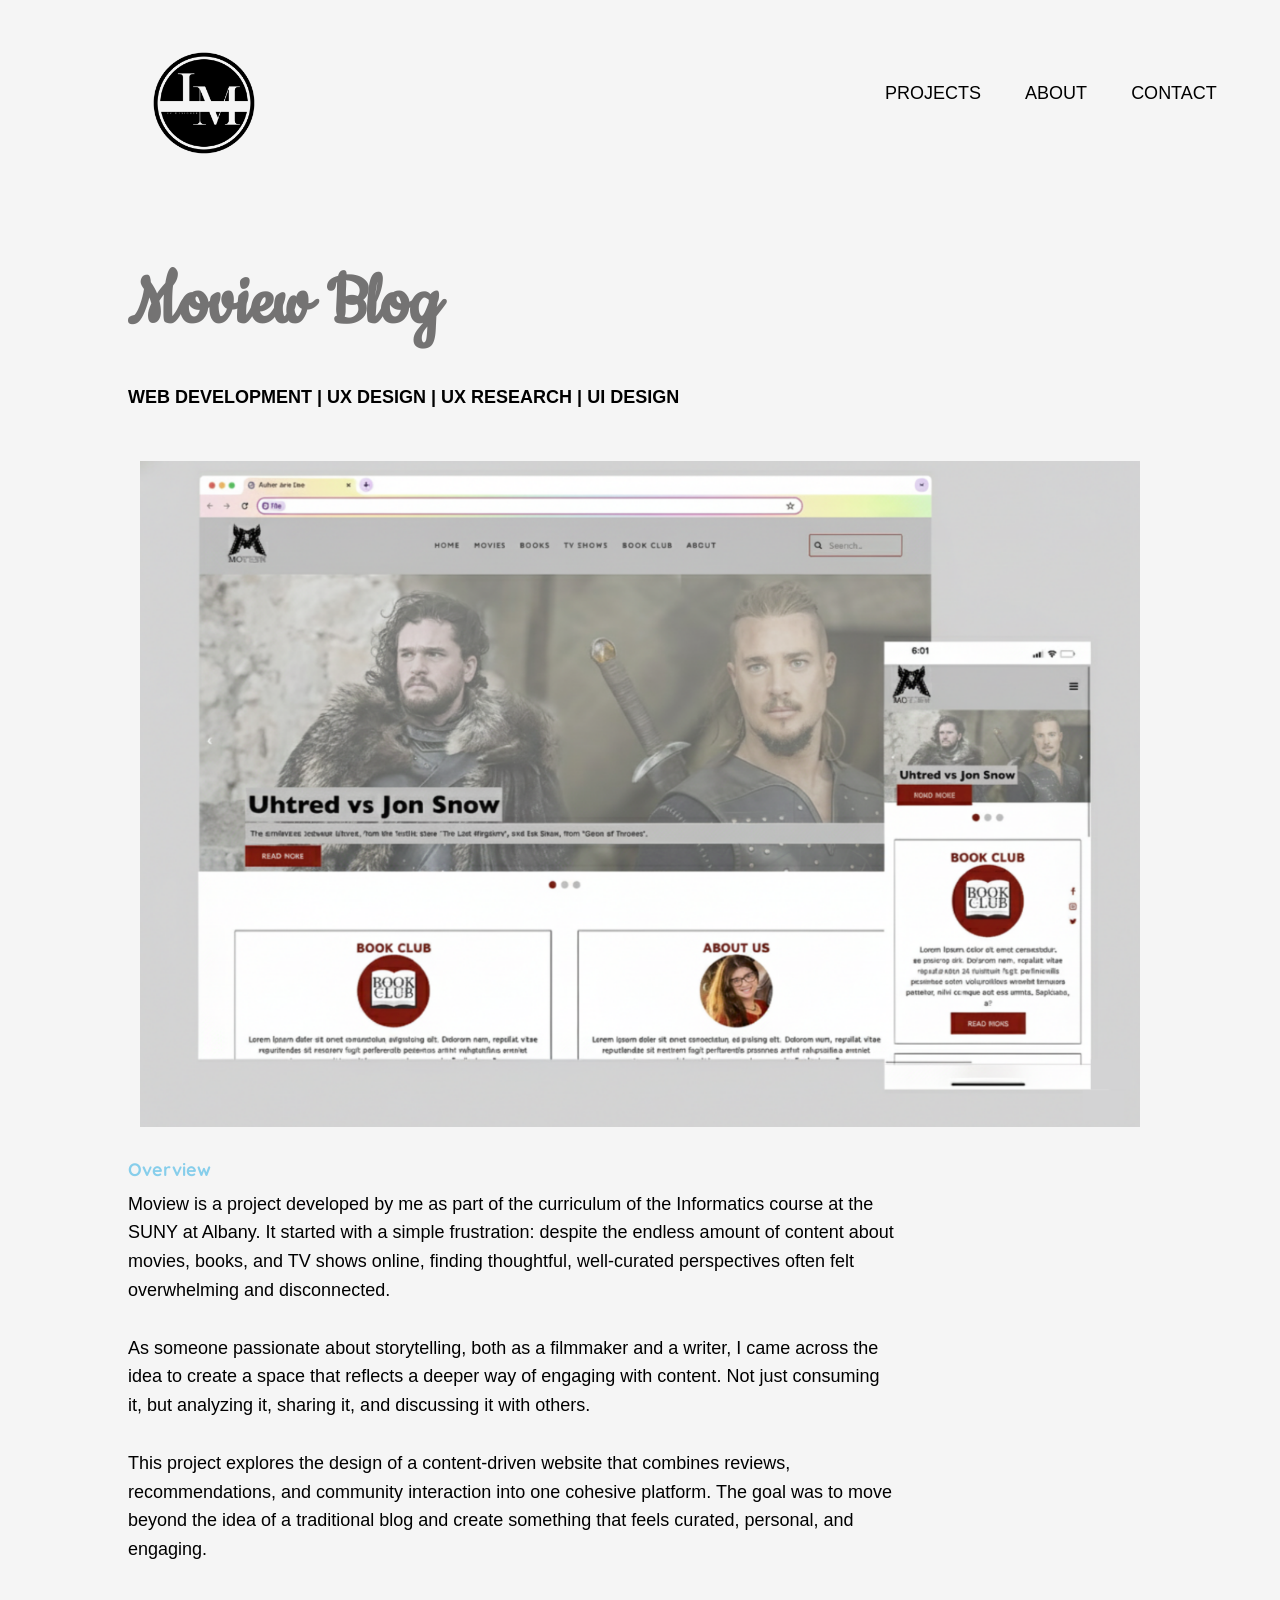
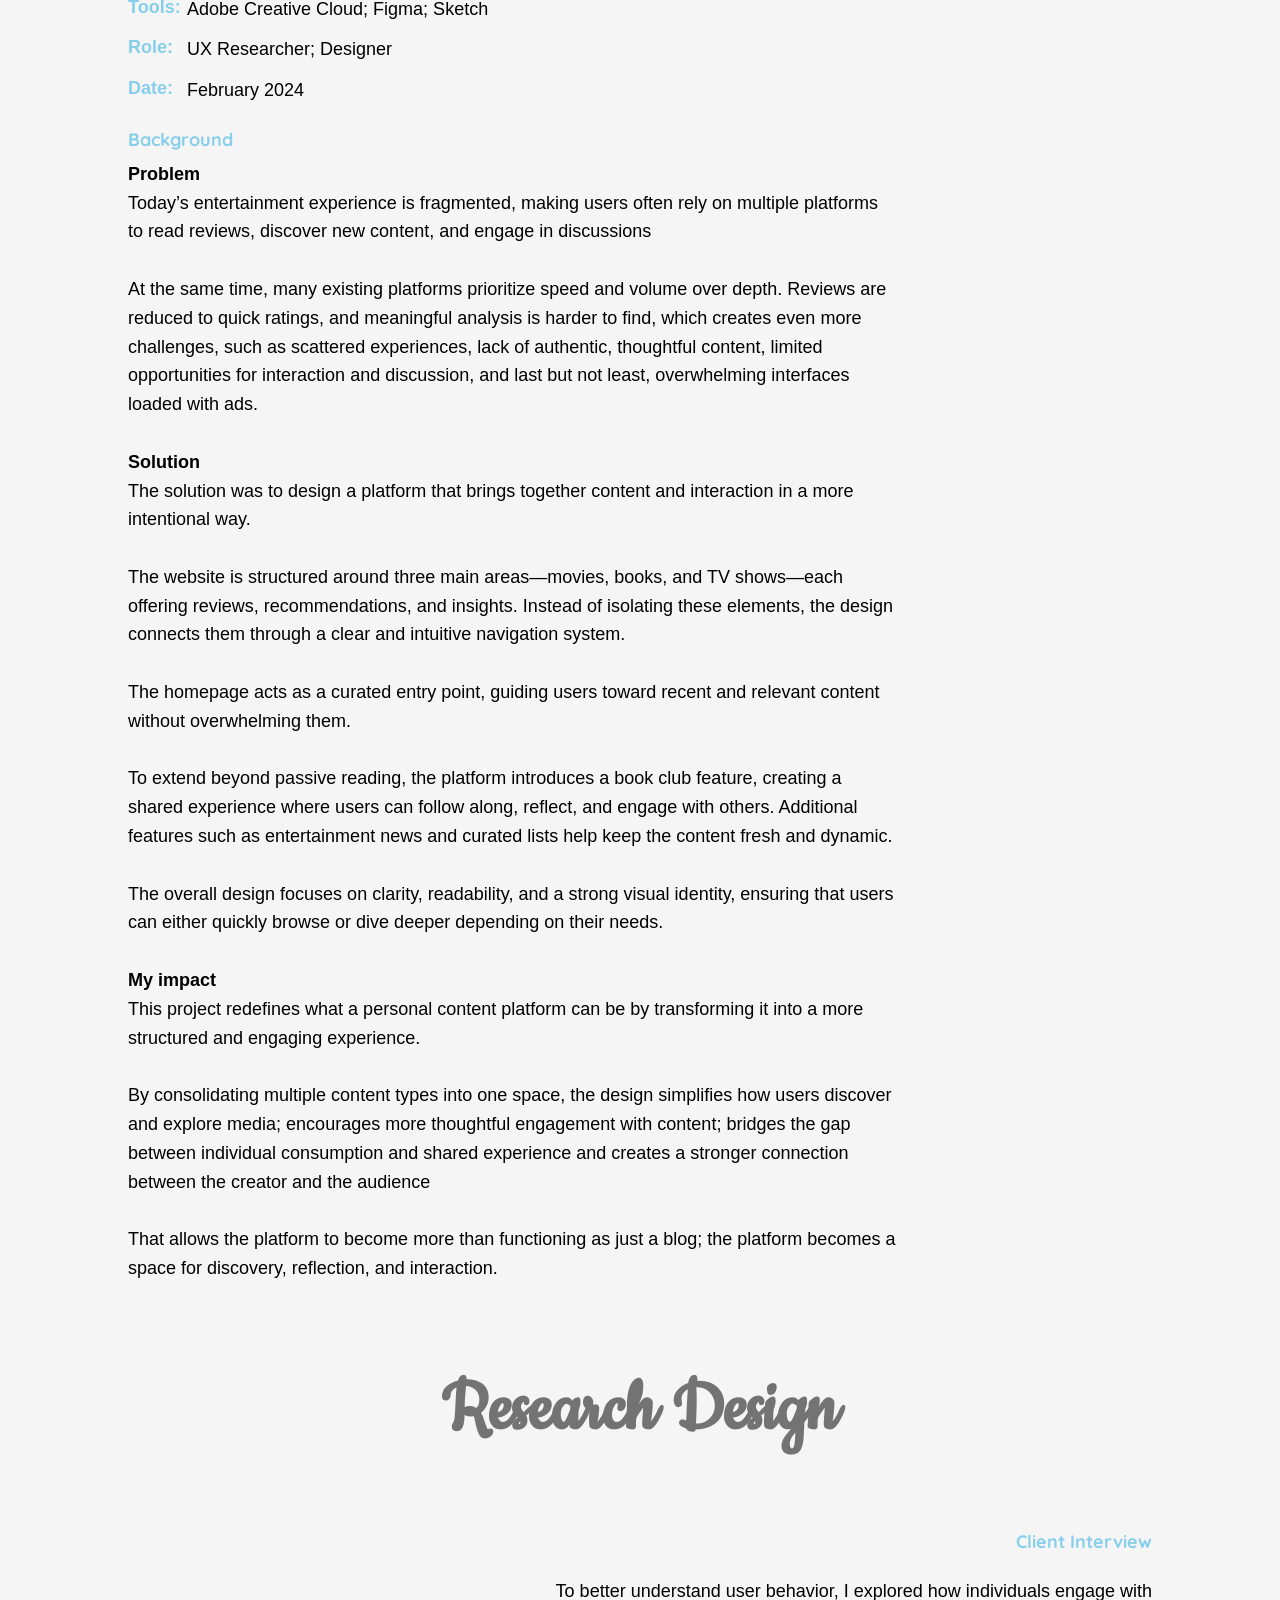
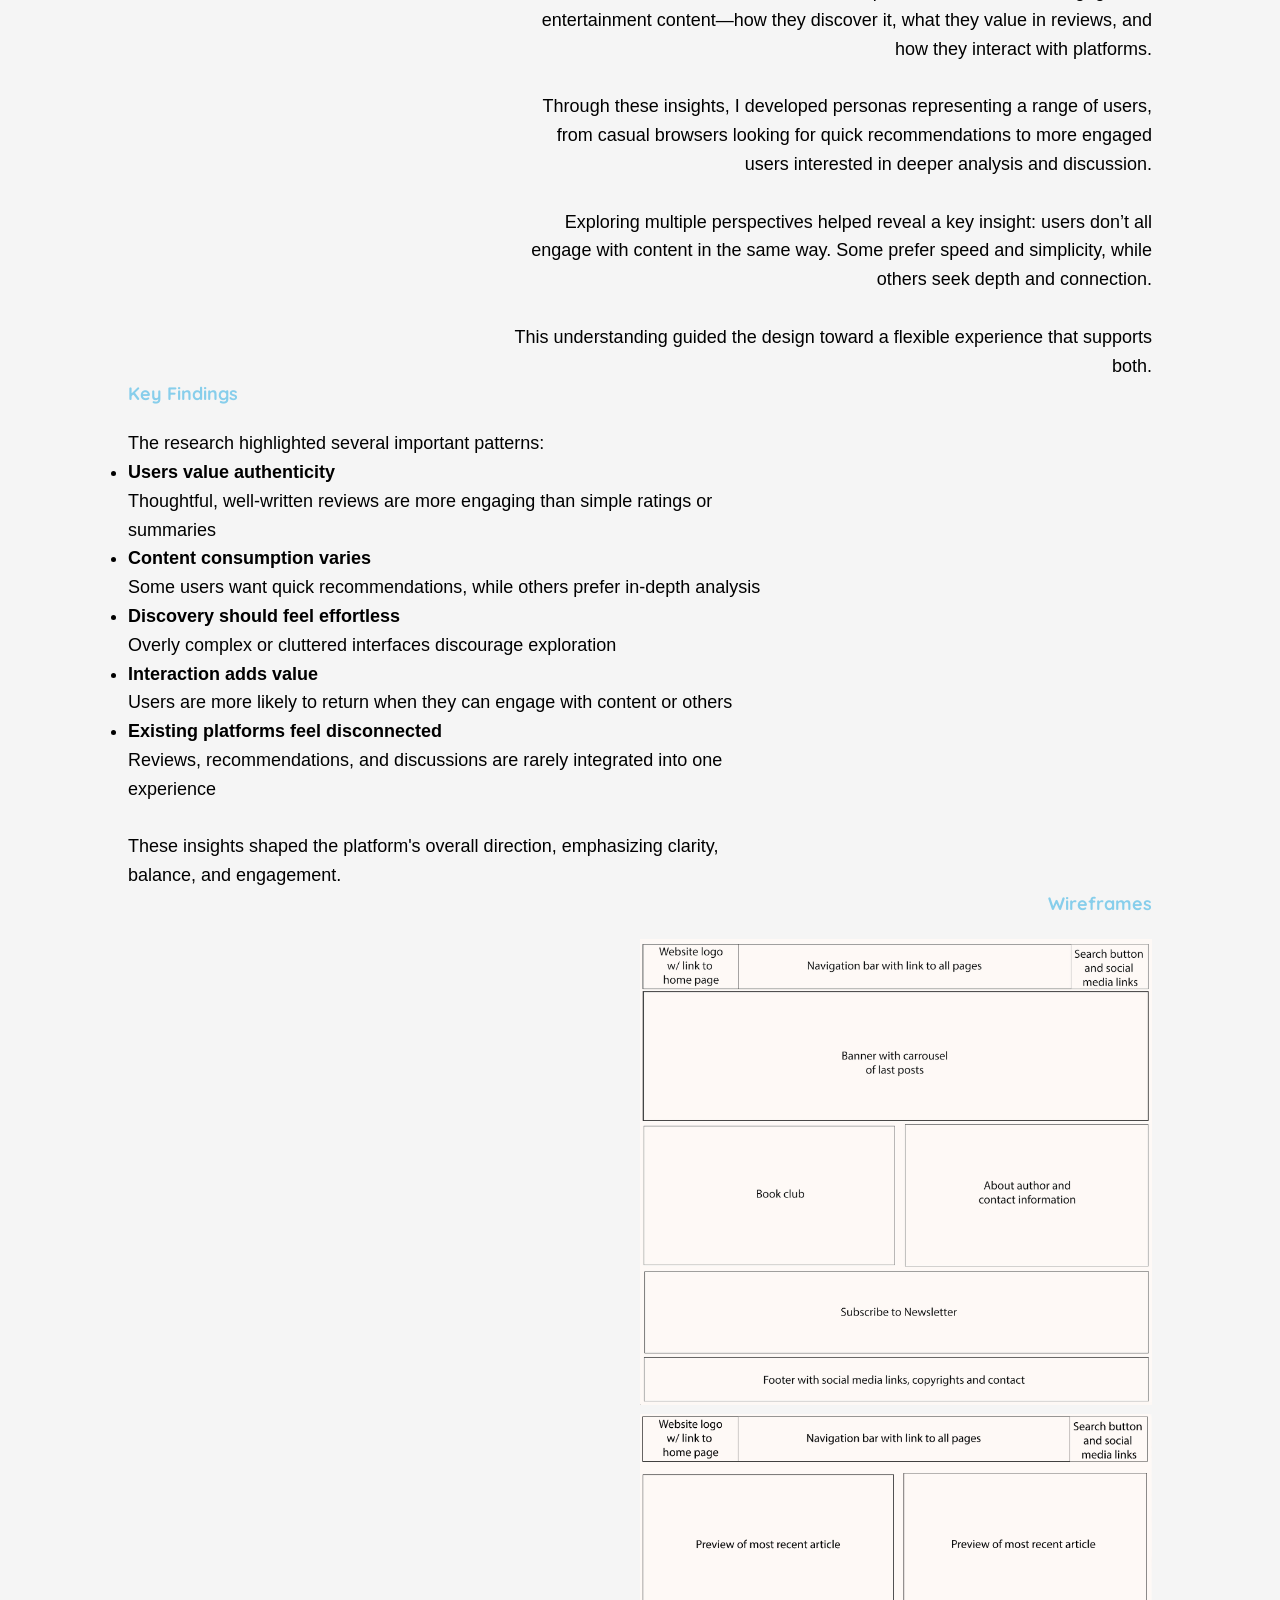
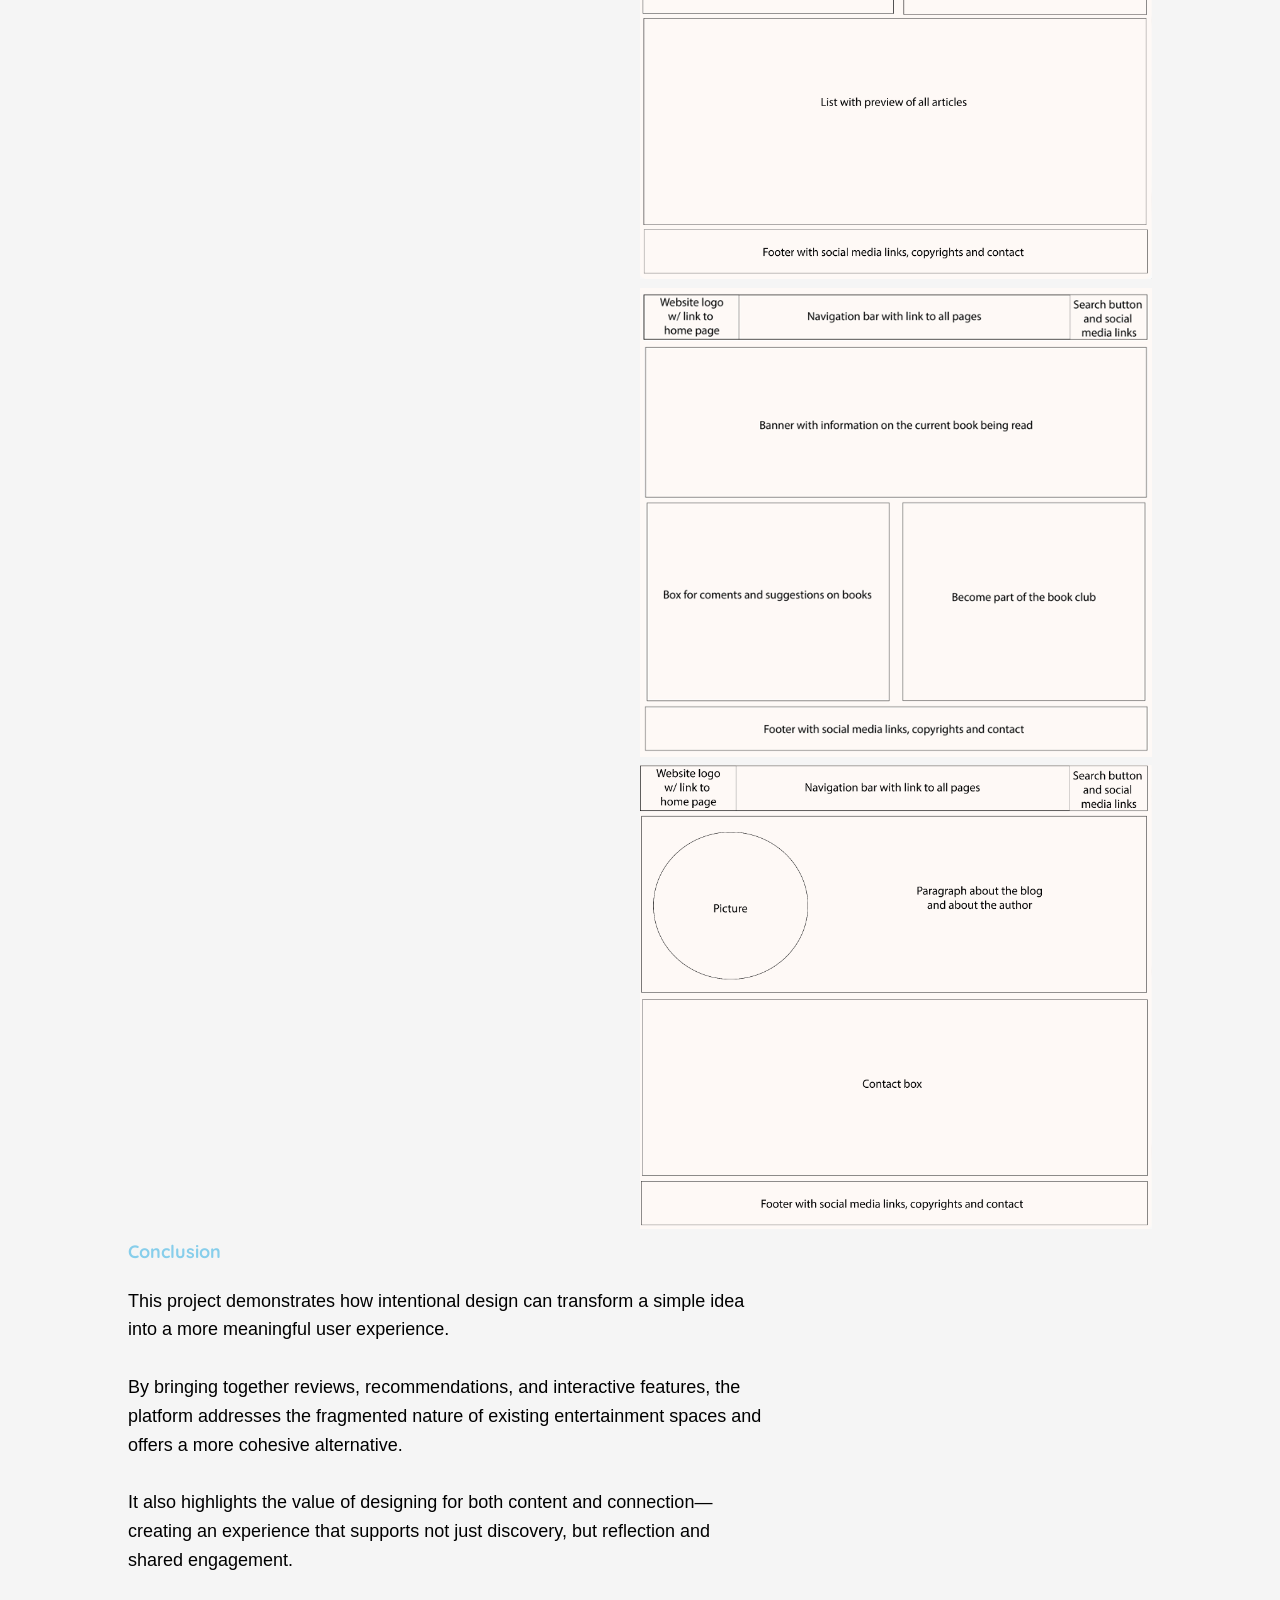
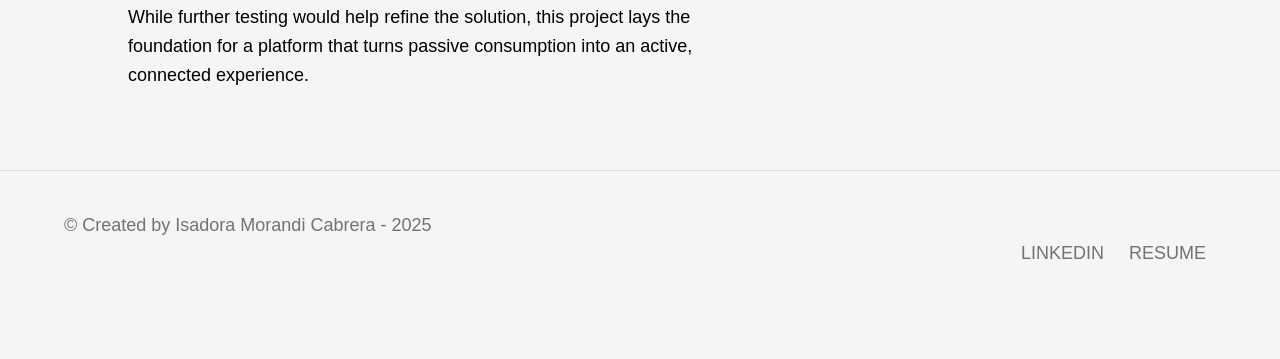
<file: moview-case-study.html>
<!DOCTYPE html>
<html lang="en">

<head>
    <meta charset="utf-8">
    <meta http-equiv="X-UA-Compatible" content="IE=edge">
    <title>Isadora Morandi Cabrera</title>
    <meta name="description" content="Isadora Morandi Cabrera's portfolio">
    <meta name="viewport" content="width=device-width, initial-scale=1">
    <link href="https://fonts.googleapis.com/css2?family=Cookie&display=swap" rel="stylesheet">
    <link href="https://fonts.googleapis.com/css2?family=Quicksand:wght@300..700&display=swap" rel="stylesheet">
    <link rel="icon" type="image/ico" href="logo.ico">
    <link rel="stylesheet" href="style.css">
</head>

<body>
  <header>
    <nav>
        <div class="logo">
        <a href="index"><img src="logo.png">
        </div>
        
<div class="navigation" id="nav-bar">
            <a href="index" class="desktop active">PROJECTS</a>
            <a href="about" class="desktop">ABOUT</a>
            <a href="contact" class="desktop">CONTACT</a>
            <a href="#" class="menu-bar" onclick="showSidebar()"><svg xmlns="http://www.w3.org/2000/svg" height="24" viewBox="0 -960 960 960" width="24"><path d="M120-240v-80h720v80H120Zm0-200v-80h720v80H120Zm0-200v-80h720v80H120Z"/></svg></a>
        </div>

        <div class="sidebar" id="sidebar">
            <a href="#" onclick="hideSidebar()"><svg xmlns="http://www.w3.org/2000/svg" height="24" viewBox="0 -960 960 960" width="24"><path d="m256-200-56-56 224-224-224-224 56-56 224 224 224-224 56 56-224 224 224 224-56 56-224-224-224 224Z"/></svg></a>
            <a href="index.html">PROJECTS</a>
            <a href="about.html">ABOUT</a>
            <a href="contact.html">CONTACT</a>

        </div>
    </nav>

  </header>

  <div class="title-project">
    <h1>Moview Blog</h1>
    <p><strong>Web Development | UX Design | UX Research | UI Design </strong></p>
  </div>

  <div class="poster">
    <img src="moview.png">
  </div>

  <div  class="overview">
    <h2>Overview</h2>
      <p>Moview is a project developed by me as part of the curriculum of the Informatics course at the SUNY at Albany. It started with a simple frustration: despite the endless amount of content about movies, books, and TV shows online, finding thoughtful, well-curated perspectives often felt overwhelming and disconnected.</p>
    <br>
      <p>As someone passionate about storytelling, both as a filmmaker and a writer, I came across the idea to create a space that reflects a deeper way of engaging with content. Not just consuming it, but analyzing it, sharing it, and discussing it with others.</p>
    <br>
      <p>This project explores the design of a content-driven website that combines reviews, recommendations, and community interaction into one cohesive platform. The goal was to move beyond the idea of a traditional blog and create something that feels curated, personal, and engaging.</p>
      <br>
      
      <div class="meta-row">
        <p class="overview-title">Tools:</p>
        <p class="response">Adobe Creative Cloud; Figma; Sketch</p>
      </div>
      
      <div class="meta-row">
        <p class="overview-title">Role:</p>
        <p class="response">UX Researcher; Designer</p>
      </div>
      
      <div class="meta-row">
        <p class="overview-title">Date:</p>
        <p class="response">February 2024</p>
      </div>
      
      
  </div>

  <div class="background">
    <h2>Background</h2>
    <h3>Problem</h3>
      <p>Today’s entertainment experience is fragmented, making users often rely on multiple platforms to read reviews, discover new content, and engage in discussions </p>
    <br>
      <p>At the same time, many existing platforms prioritize speed and volume over depth. Reviews are reduced to quick ratings, and meaningful analysis is harder to find, which creates even more challenges, such as scattered experiences, lack of authentic, thoughtful content, limited opportunities for interaction and discussion, and last but not least, overwhelming interfaces loaded with ads. </p>
    <br>
      <h3>Solution</h3>
      <p>The solution was to design a platform that brings together content and interaction in a more intentional way.</p>
      <br>
      <p>The website is structured around three main areas—movies, books, and TV shows—each offering reviews, recommendations, and insights. Instead of isolating these elements, the design connects them through a clear and intuitive navigation system.</p>
   <br>
      <p>The homepage acts as a curated entry point, guiding users toward recent and relevant content without overwhelming them.</p>
      <br>
      <p>To extend beyond passive reading, the platform introduces a book club feature, creating a shared experience where users can follow along, reflect, and engage with others. Additional features such as entertainment news and curated lists help keep the content fresh and dynamic.</p>
      <br>
      <p>The overall design focuses on clarity, readability, and a strong visual identity, ensuring that users can either quickly browse or dive deeper depending on their needs.</p>
    <br>
      
      <h3>My impact</h3>
      <p>This project redefines what a personal content platform can be by transforming it into a more structured and engaging experience.</p>
      <br>
      <p>By consolidating multiple content types into one space, the design simplifies how users discover and explore media; encourages more thoughtful engagement with content; bridges the gap between individual consumption and shared experience and creates a stronger connection between the creator and the audience </p>
<br>
      <p>That allows the platform to become more than functioning as just a blog; the platform becomes a space for discovery, reflection, and interaction.</p>
  </div>

<div class="research">
    <h1>Research Design</h1>
</div>
<div class="right">
    <h2>Client Interview</h2>
    <p>To better understand user behavior, I explored how individuals engage with entertainment content—how they discover it, what they value in reviews, and how they interact with platforms.</p>
<br>
    <p>Through these insights, I developed personas representing a range of users, from casual browsers looking for quick recommendations to more engaged users interested in deeper analysis and discussion.</p>
<br>
    <p>Exploring multiple perspectives helped reveal a key insight: users don’t all engage with content in the same way. Some prefer speed and simplicity, while others seek depth and connection.</p>
<br>
    <p>This understanding guided the design toward a flexible experience that supports both.</p>
</div>
    
<div class="left">
    <h2>Key Findings</h2>
    <p>The research highlighted several important patterns:</p>
    <ul>
  <li><strong>Users value authenticity</strong></li>
        <p>Thoughtful, well-written reviews are more engaging than simple ratings or summaries </p>
  <li><strong>Content consumption varies</strong></li>
        <p>Some users want quick recommendations, while others prefer in-depth analysis </p>
  <li><strong>Discovery should feel effortless</strong></li>
        <p>Overly complex or cluttered interfaces discourage exploration </p>
        <li><strong>Interaction adds value</strong></li>
        <p>Users are more likely to return when they can engage with content or others </p>
        <li><strong>Existing platforms feel disconnected</strong></li>
        <p>Reviews, recommendations, and discussions are rarely integrated into one experience </p>
</ul>
    <br>
    <p>These insights shaped the platform's overall direction, emphasizing clarity, balance, and engagement.</p>
</div>
    
<div class="right">
    <h2>Wireframes</h2>
    <img src="wireframemov.png">
     <img src="wireframemov2.png">
     <img src="wireframemov3.png">
    <img src="wireframemov4.png">
</div>
<div class="left">
    <h2>Conclusion</h2>
    <p>This project demonstrates how intentional design can transform a simple idea into a more meaningful user experience.</p>
    <br>
    <p>By bringing together reviews, recommendations, and interactive features, the platform addresses the fragmented nature of existing entertainment spaces and offers a more cohesive alternative.</p>
<br>
    <p>It also highlights the value of designing for both content and connection—creating an experience that supports not just discovery, but reflection and shared engagement.</p>
<br>
    <p>While further testing would help refine the solution, this project lays the foundation for a platform that turns passive consumption into an active, connected experience.</p>
</div>

<footer>

    <div class="copyright"> 
        <p>&copy; Created by Isadora Morandi Cabrera - 2025</p>
    </div>

    <div class="footer-links">
    <a href="https://www.linkedin.com/in/morandisa/" target="_blank">LinkedIn</a>
        <a href="ResumeIsadoraMCabrera.pdf" target="_blank">Resume</a>
    </div>
  </footer>

      <script src="javascript.js"></script>

  </body>
  </html>
</file>
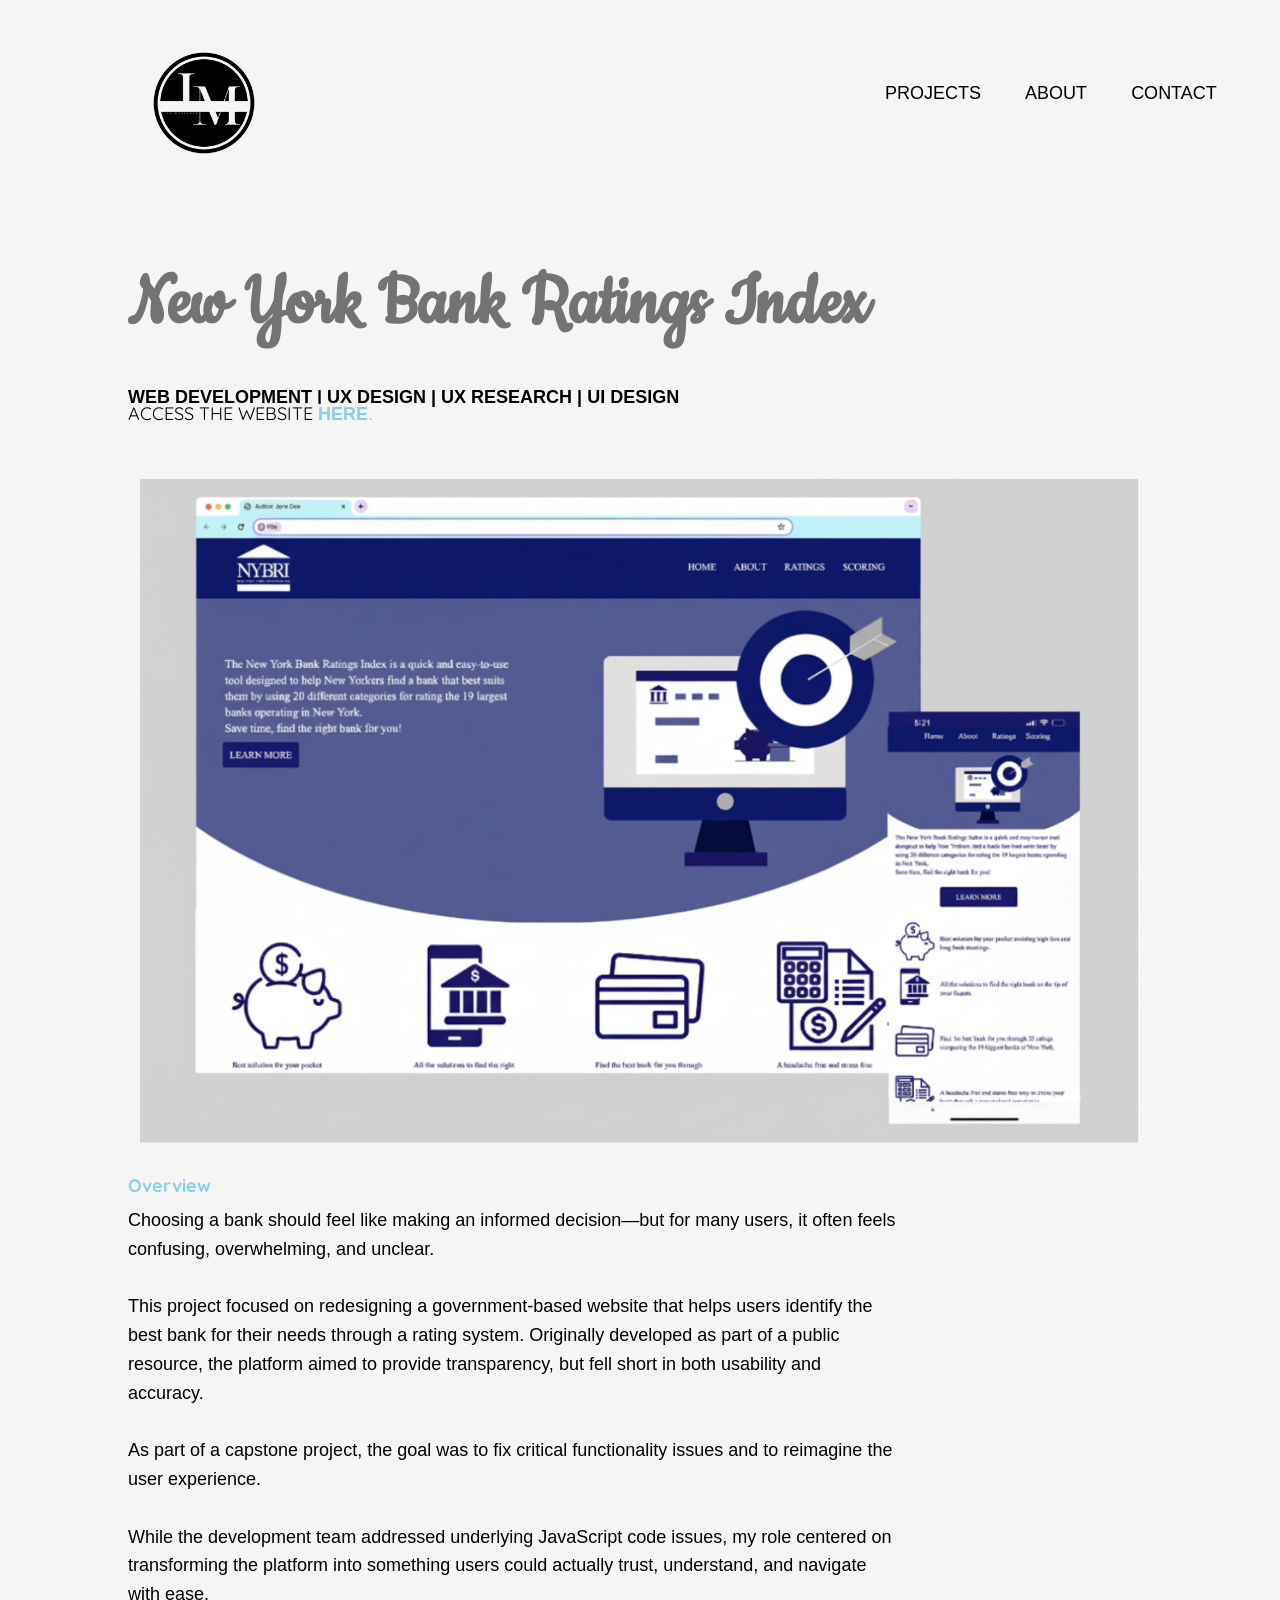
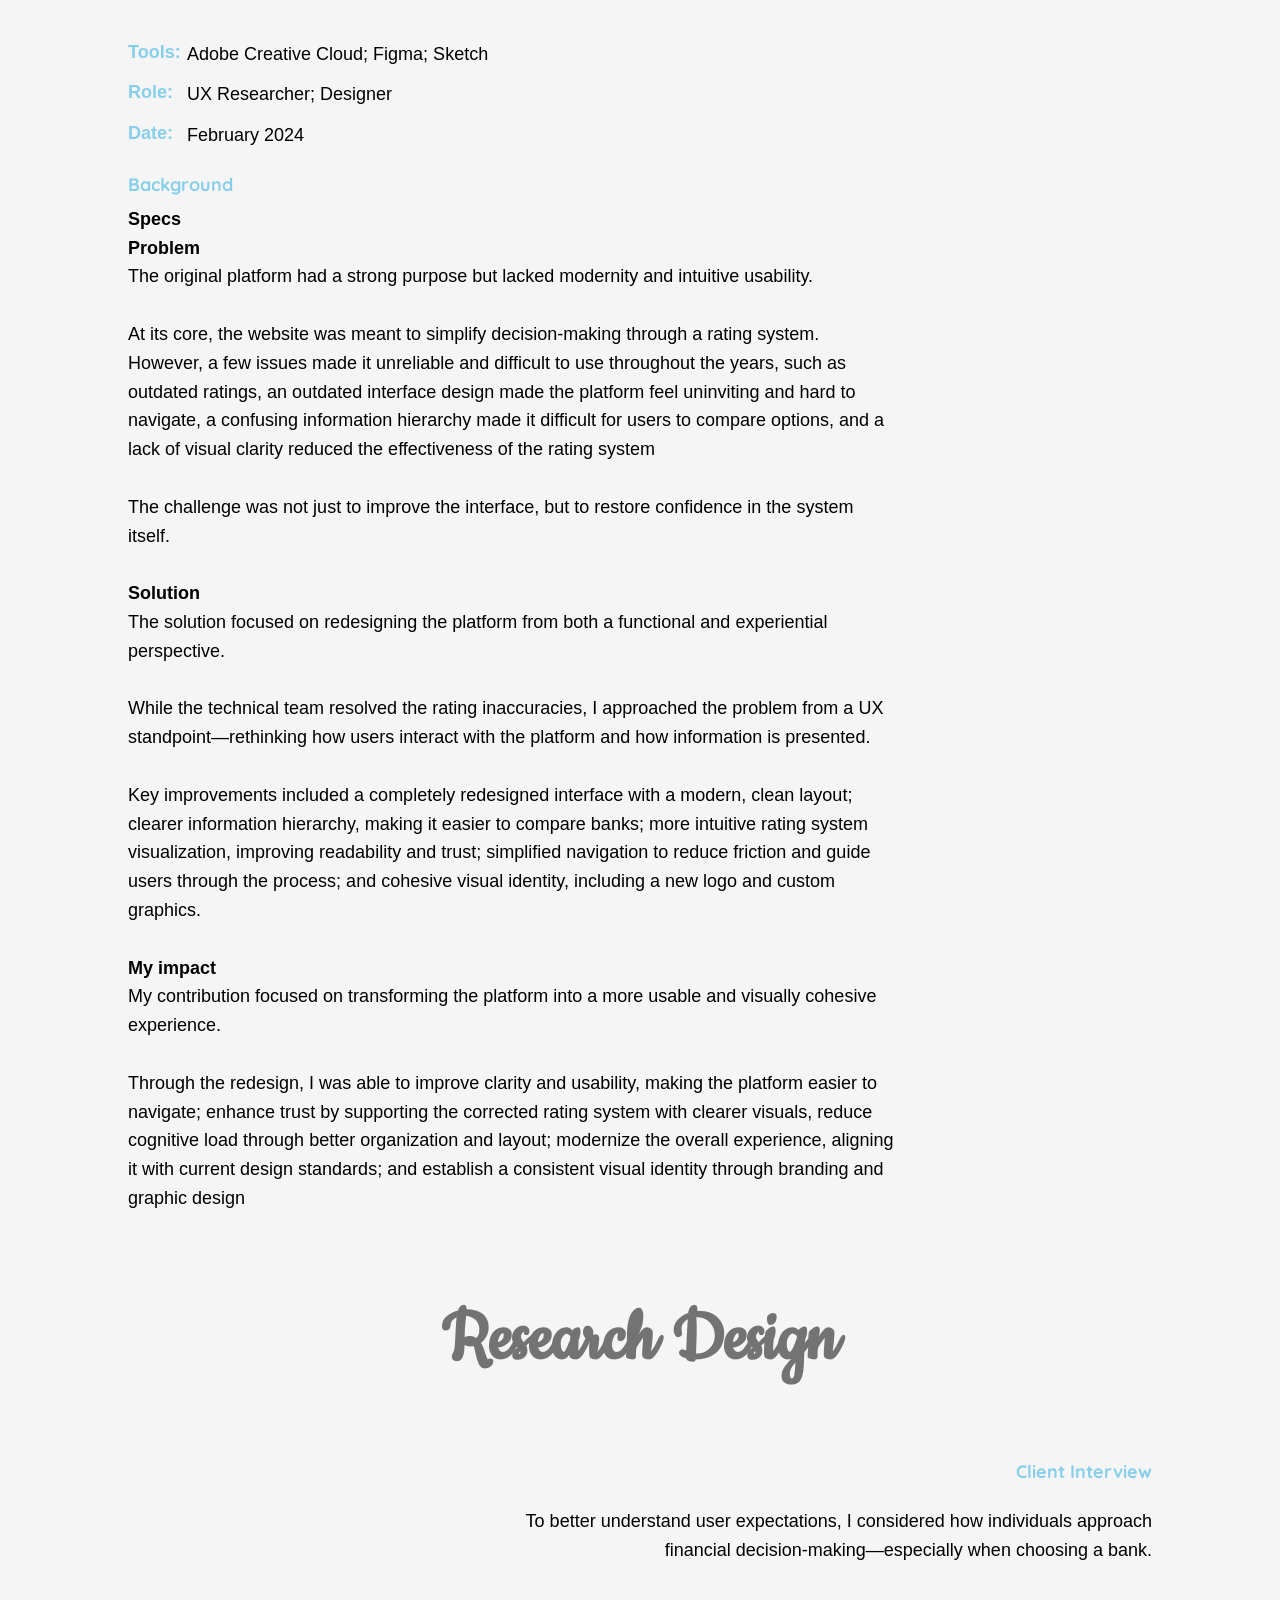
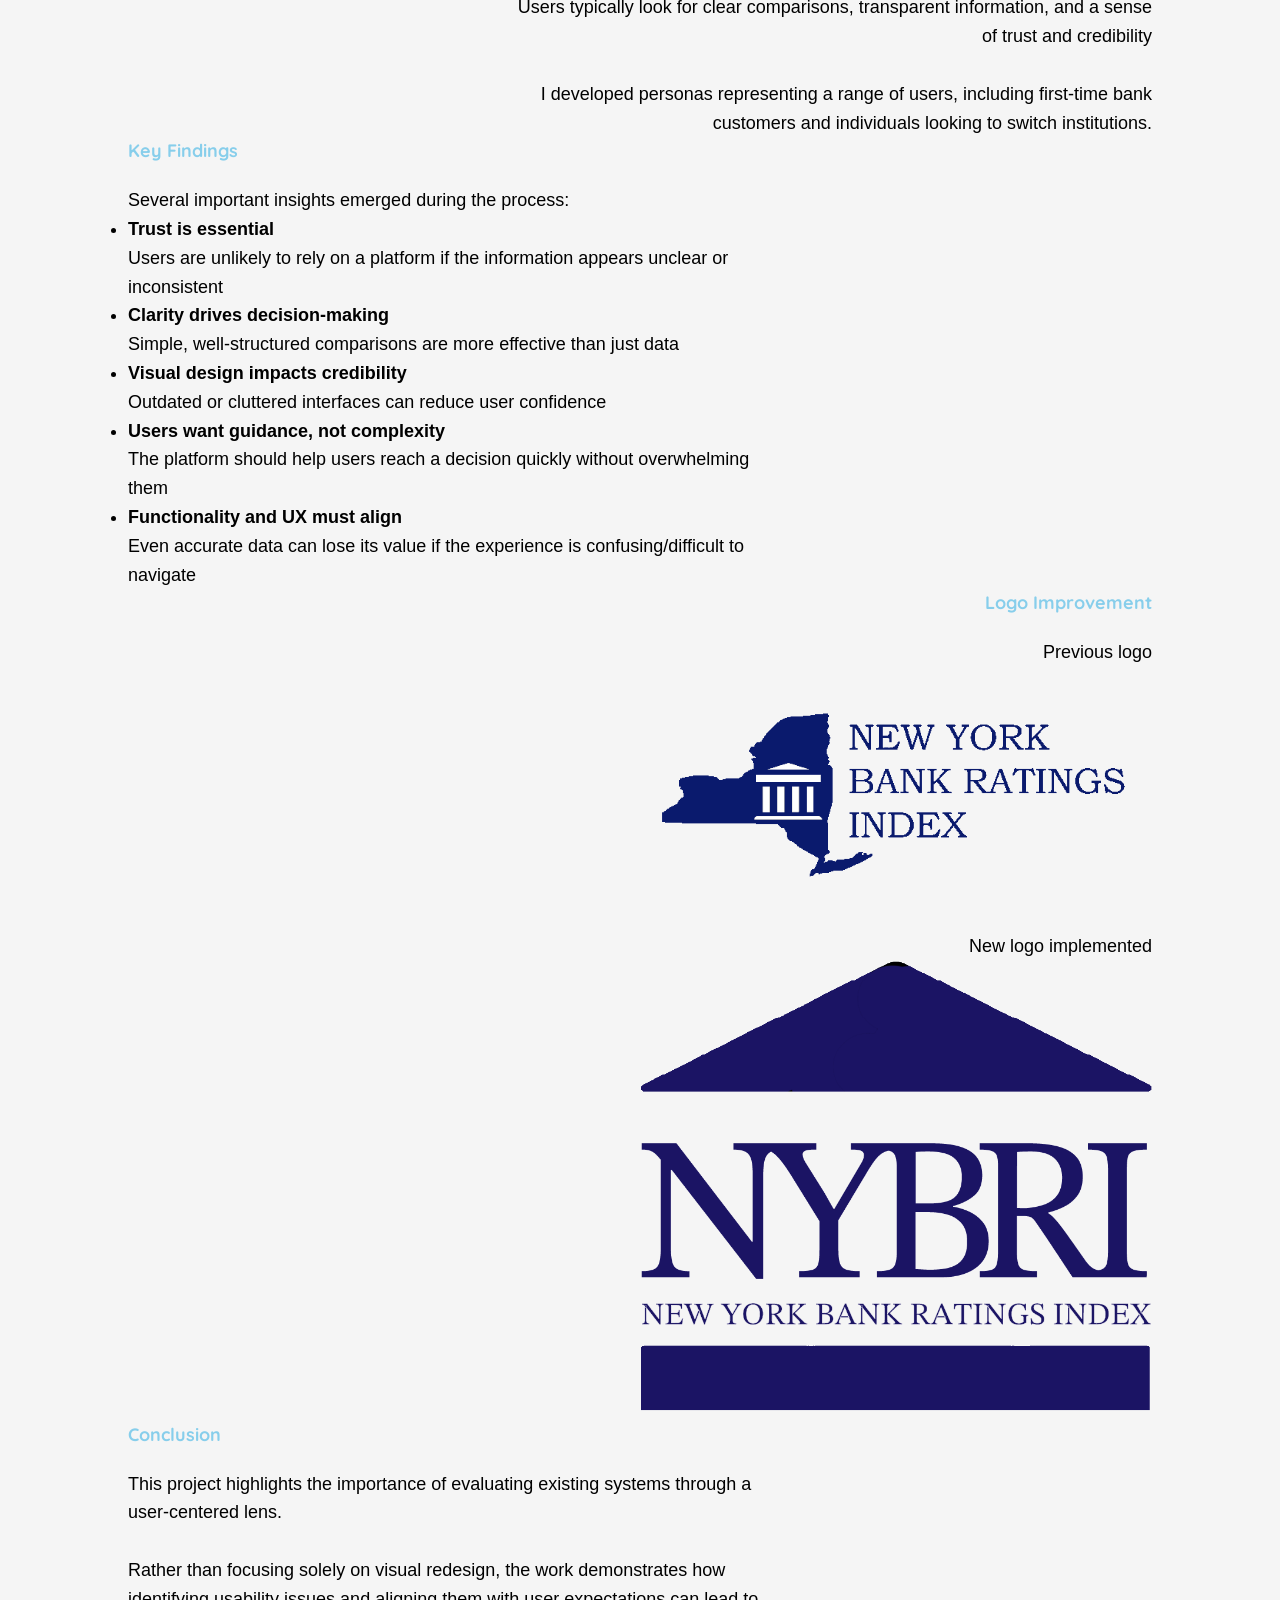
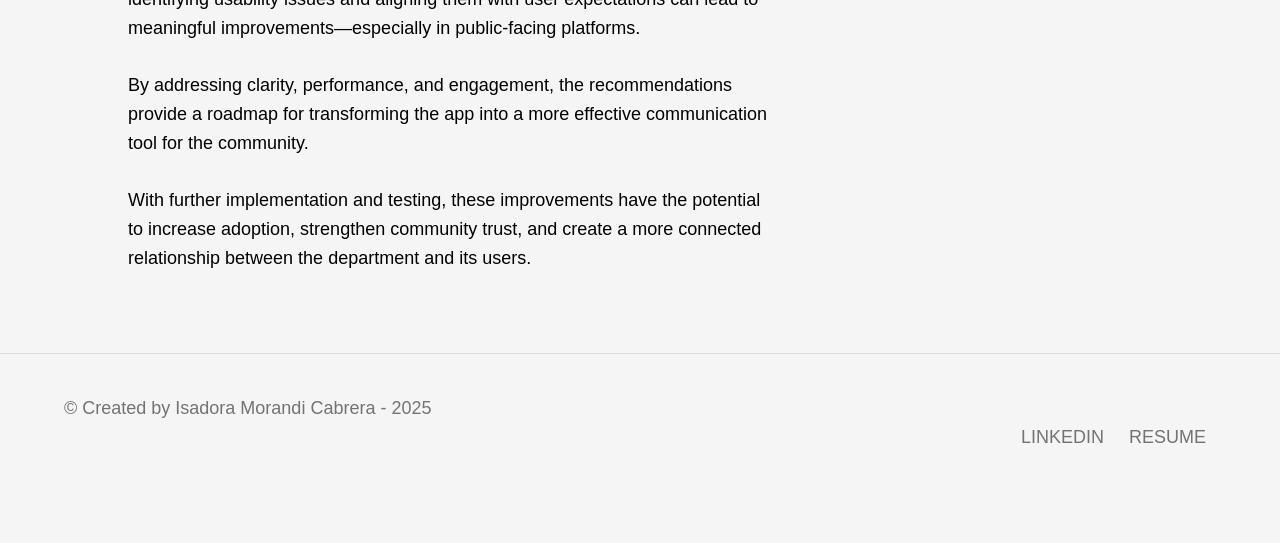
<file: nybri-case-study.html>
<!DOCTYPE html>
<html lang="en">

<head>
    <meta charset="utf-8">
    <meta http-equiv="X-UA-Compatible" content="IE=edge">
    <title>Isadora Morandi Cabrera</title>
    <meta name="description" content="Isadora Morandi Cabrera's portfolio">
    <meta name="viewport" content="width=device-width, initial-scale=1">
    <link href="https://fonts.googleapis.com/css2?family=Cookie&display=swap" rel="stylesheet">
    <link href="https://fonts.googleapis.com/css2?family=Quicksand:wght@300..700&display=swap" rel="stylesheet">
    <link rel="icon" type="image/ico" href="logo.ico">
    <link rel="stylesheet" href="style.css">
</head>

<body>
  <header>
    <nav>
        <div class="logo">
        <a href="index"><img src="logo.png">
        </div>

<div class="navigation" id="nav-bar">
            <a href="index" class="desktop active">PROJECTS</a>
            <a href="about" class="desktop">ABOUT</a>
            <a href="contact" class="desktop">CONTACT</a>
            <a href="#" class="menu-bar" onclick="showSidebar()"><svg xmlns="http://www.w3.org/2000/svg" height="24" viewBox="0 -960 960 960" width="24"><path d="M120-240v-80h720v80H120Zm0-200v-80h720v80H120Zm0-200v-80h720v80H120Z"/></svg></a>
        </div>

        <div class="sidebar" id="sidebar">
            <a href="#" onclick="hideSidebar()"><svg xmlns="http://www.w3.org/2000/svg" height="24" viewBox="0 -960 960 960" width="24"><path d="m256-200-56-56 224-224-224-224 56-56 224 224 224-224 56 56-224 224 224 224-56 56-224-224-224 224Z"/></svg></a>
            <a href="index.html">PROJECTS</a>
            <a href="about.html">ABOUT</a>
            <a href="contact.html">CONTACT</a>

        </div>
    </nav>

  </header>

  <div class="title-project">
    <h1>New York Bank Ratings Index</h1>
    <p><strong>Web Development | UX Design | UX Research | UI Design </strong></p>
      <br>
      <p>Access the website 
        <a href="https://www.nybri.org/" 
        target="_blank" 
        style="color: skyblue; text-decoration: none;">
         <strong>here</strong>.</p>
  </div>

  <div class="poster">
    <a href="https://www.nybri.org/" target="_blank"><img src="nybri.png"></a>
  </div>

  
  <div  class="overview">
    <h2>Overview</h2>
      <p>Choosing a bank should feel like making an informed decision—but for many users, it often feels confusing, overwhelming, and unclear.</p>
    <br>
      <p>This project focused on redesigning a government-based website that helps users identify the best bank for their needs through a rating system. Originally developed as part of a public resource, the platform aimed to provide transparency, but fell short in both usability and accuracy.</p>
    <br>
      <p>As part of a capstone project, the goal was to fix critical functionality issues and to reimagine the user experience.</p>
      <br>
      <p>While the development team addressed underlying JavaScript code issues, my role centered on transforming the platform into something users could actually trust, understand, and navigate with ease.</p>
      <br>
      
      <div class="meta-row">
        <p class="overview-title">Tools:</p>
        <p class="response">Adobe Creative Cloud; Figma; Sketch</p>
      </div>
      
      <div class="meta-row">
        <p class="overview-title">Role:</p>
        <p class="response">UX Researcher; Designer</p>
      </div>
      
      <div class="meta-row">
        <p class="overview-title">Date:</p>
        <p class="response">February 2024</p>
      </div>
      
      
  </div>
  <div class="background">
    <h2>Background</h2>
    <h3>Specs</h3>
    <h3>Problem</h3>
      <p>The original platform had a strong purpose but lacked modernity and intuitive usability.</p>
      <br>
      <p>At its core, the website was meant to simplify decision-making through a rating system. However, a few issues made it unreliable and difficult to use throughout the years, such as outdated ratings, an outdated interface design made the platform feel uninviting and hard to navigate, a confusing information hierarchy made it difficult for users to compare options, and a lack of visual clarity reduced the effectiveness of the rating system </p>
    <br>
      <p>The challenge was not just to improve the interface, but to restore confidence in the system itself.</p>
      <br>
    <h3>Solution</h3>
      <p>The solution focused on redesigning the platform from both a functional and experiential perspective.</p>
      <br>
      <p>While the technical team resolved the rating inaccuracies, I approached the problem from a UX standpoint—rethinking how users interact with the platform and how information is presented.</p>
   <br>
      <p>Key improvements included a completely redesigned interface with a modern, clean layout; clearer information hierarchy, making it easier to compare banks; more intuitive rating system visualization, improving readability and trust; simplified navigation to reduce friction and guide users through the process; and cohesive visual identity, including a new logo and custom graphics.</p>
   <br>
      
      <h3>My impact</h3>
      <p>My contribution focused on transforming the platform into a more usable and visually cohesive experience.</p>
      <br>
      <p>Through the redesign, I was able to improve clarity and usability, making the platform easier to navigate; enhance trust by supporting the corrected rating system with clearer visuals, reduce cognitive load through better organization and layout; modernize the overall experience, aligning it with current design standards; and establish a consistent visual identity through branding and graphic design </p>
</div>

<div class="research">
    <h1>Research Design</h1>
</div>
<div class="right">
    <h2>Client Interview</h2>
    <p>To better understand user expectations, I considered how individuals approach financial decision-making—especially when choosing a bank.</p>
    <br>
    <p>Users typically look for clear comparisons, transparent information, and a sense of trust and credibility </p>
    <br>
    <p>I developed personas representing a range of users, including first-time bank customers and individuals looking to switch institutions.</p>
</div>
<div class="left">
    <h2>Key Findings</h2>
    <p>Several important insights emerged during the process:</p>
    <ul>
        <li><strong>Trust is essential</strong></li>
        <p>Users are unlikely to rely on a platform if the information appears unclear or inconsistent </p>
        <li><strong>Clarity drives decision-making</strong></li>
        <p>Simple, well-structured comparisons are more effective than just data </p>
        <li><strong>Visual design impacts credibility</strong></li>
        <p>Outdated or cluttered interfaces can reduce user confidence </p>
        <li><strong>Users want guidance, not complexity</strong></li>
        <p>The platform should help users reach a decision quickly without overwhelming them </p>
        <li><strong>Functionality and UX must align</strong></li>
        <p>Even accurate data can lose its value if the experience is confusing/difficult to navigate</p>
    
    </ul>
</div>

<div class="right">
    <h2>Logo Improvement</h2>
    <p>Previous logo</p>
    <img src="nybri-logo.png">
    <br>
    <p>New logo implemented</p>
    <img src="logo 2.png">
    
</div>

<div class="left">
    <h2>Conclusion</h2>
    <p>This project highlights the importance of evaluating existing systems through a user-centered lens.</p>
    <br>
    <p>Rather than focusing solely on visual redesign, the work demonstrates how identifying usability issues and aligning them with user expectations can lead to meaningful improvements—especially in public-facing platforms.</p>
    <br>
    <p>By addressing clarity, performance, and engagement, the recommendations provide a roadmap for transforming the app into a more effective communication tool for the community.</p>
    <br>
    <p>With further implementation and testing, these improvements have the potential to increase adoption, strengthen community trust, and create a more connected relationship between the department and its users.</p>
</div>

  <footer>

    <div class="copyright"> 
        <p>&copy; Created by Isadora Morandi Cabrera - 2025</p>
    </div>

    <div class="footer-links">
    <a href="https://www.linkedin.com/in/morandisa/" target="_blank">LinkedIn</a>
        <a href="ResumeIsadoraMCabrera.pdf" target="_blank">Resume</a>
    </div>
  </footer>

      <script src="javascript.js"></script>


  </body>
  </html>
</file>
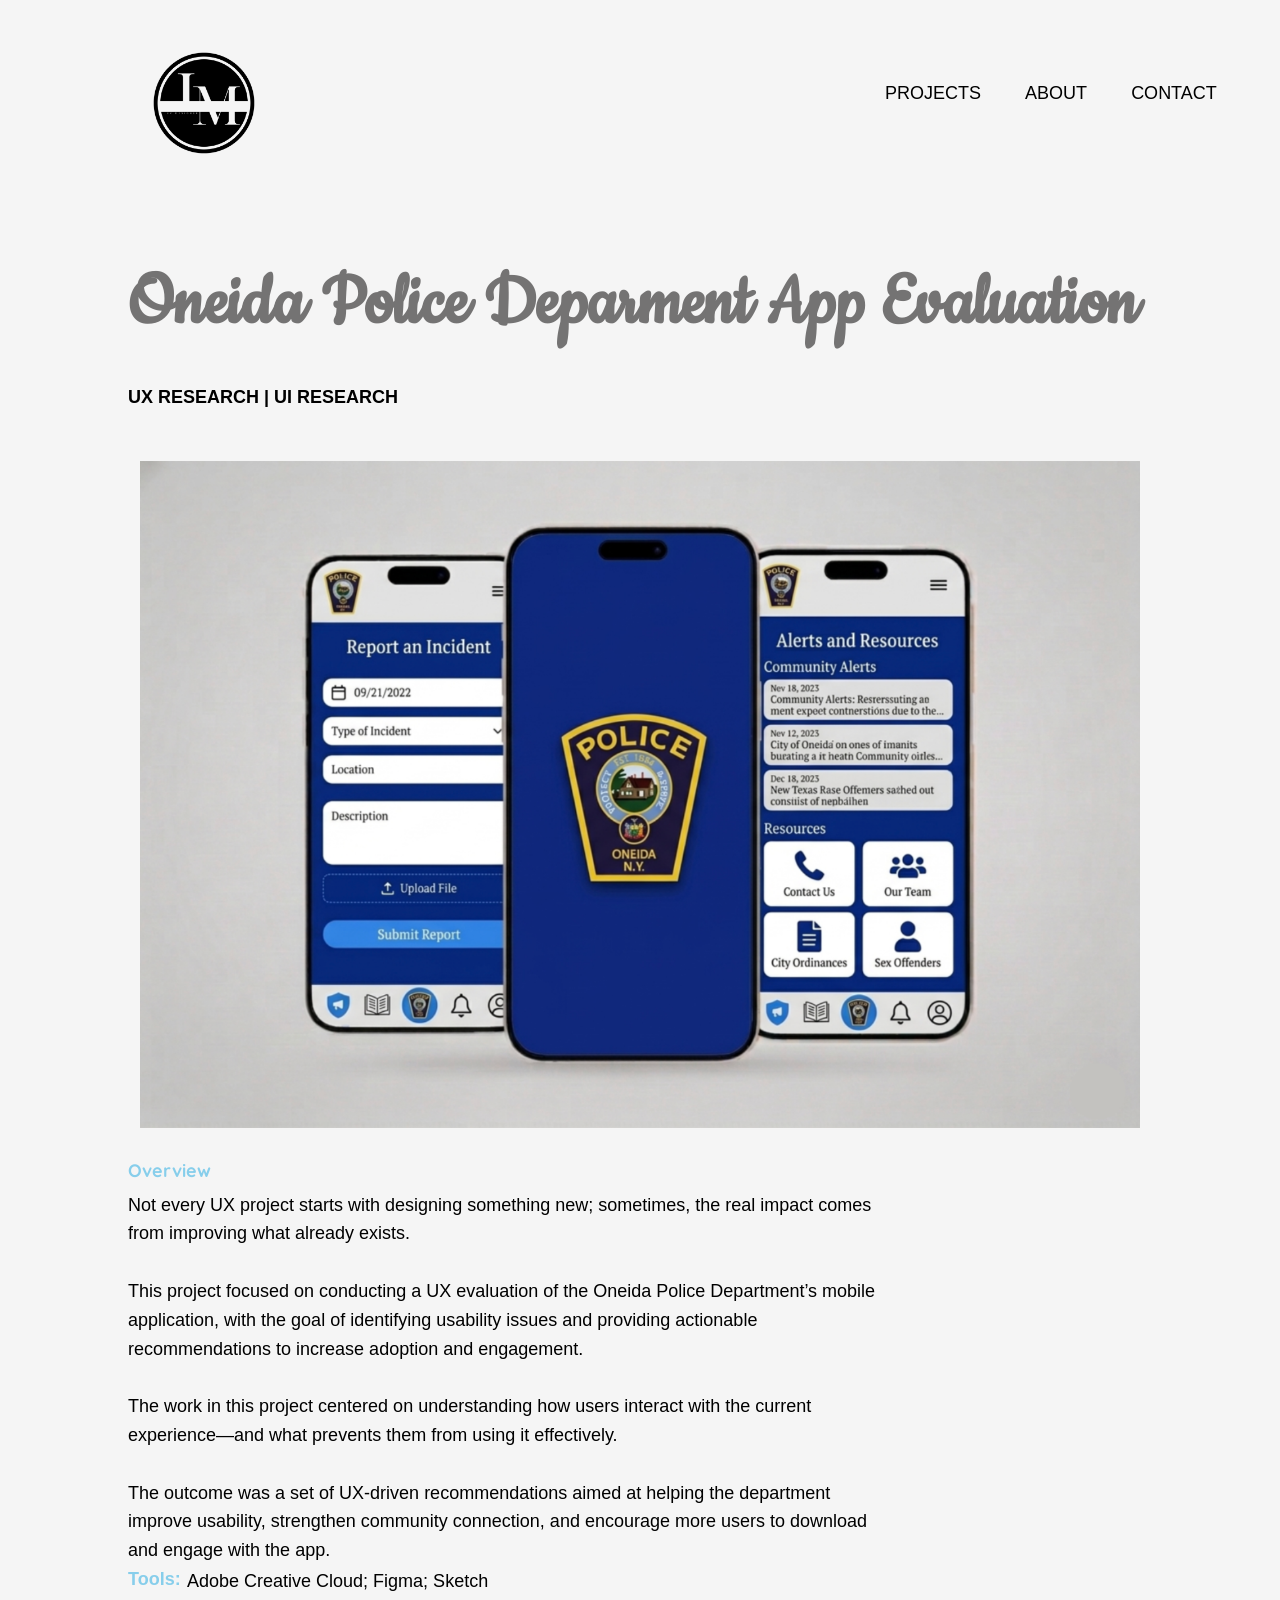
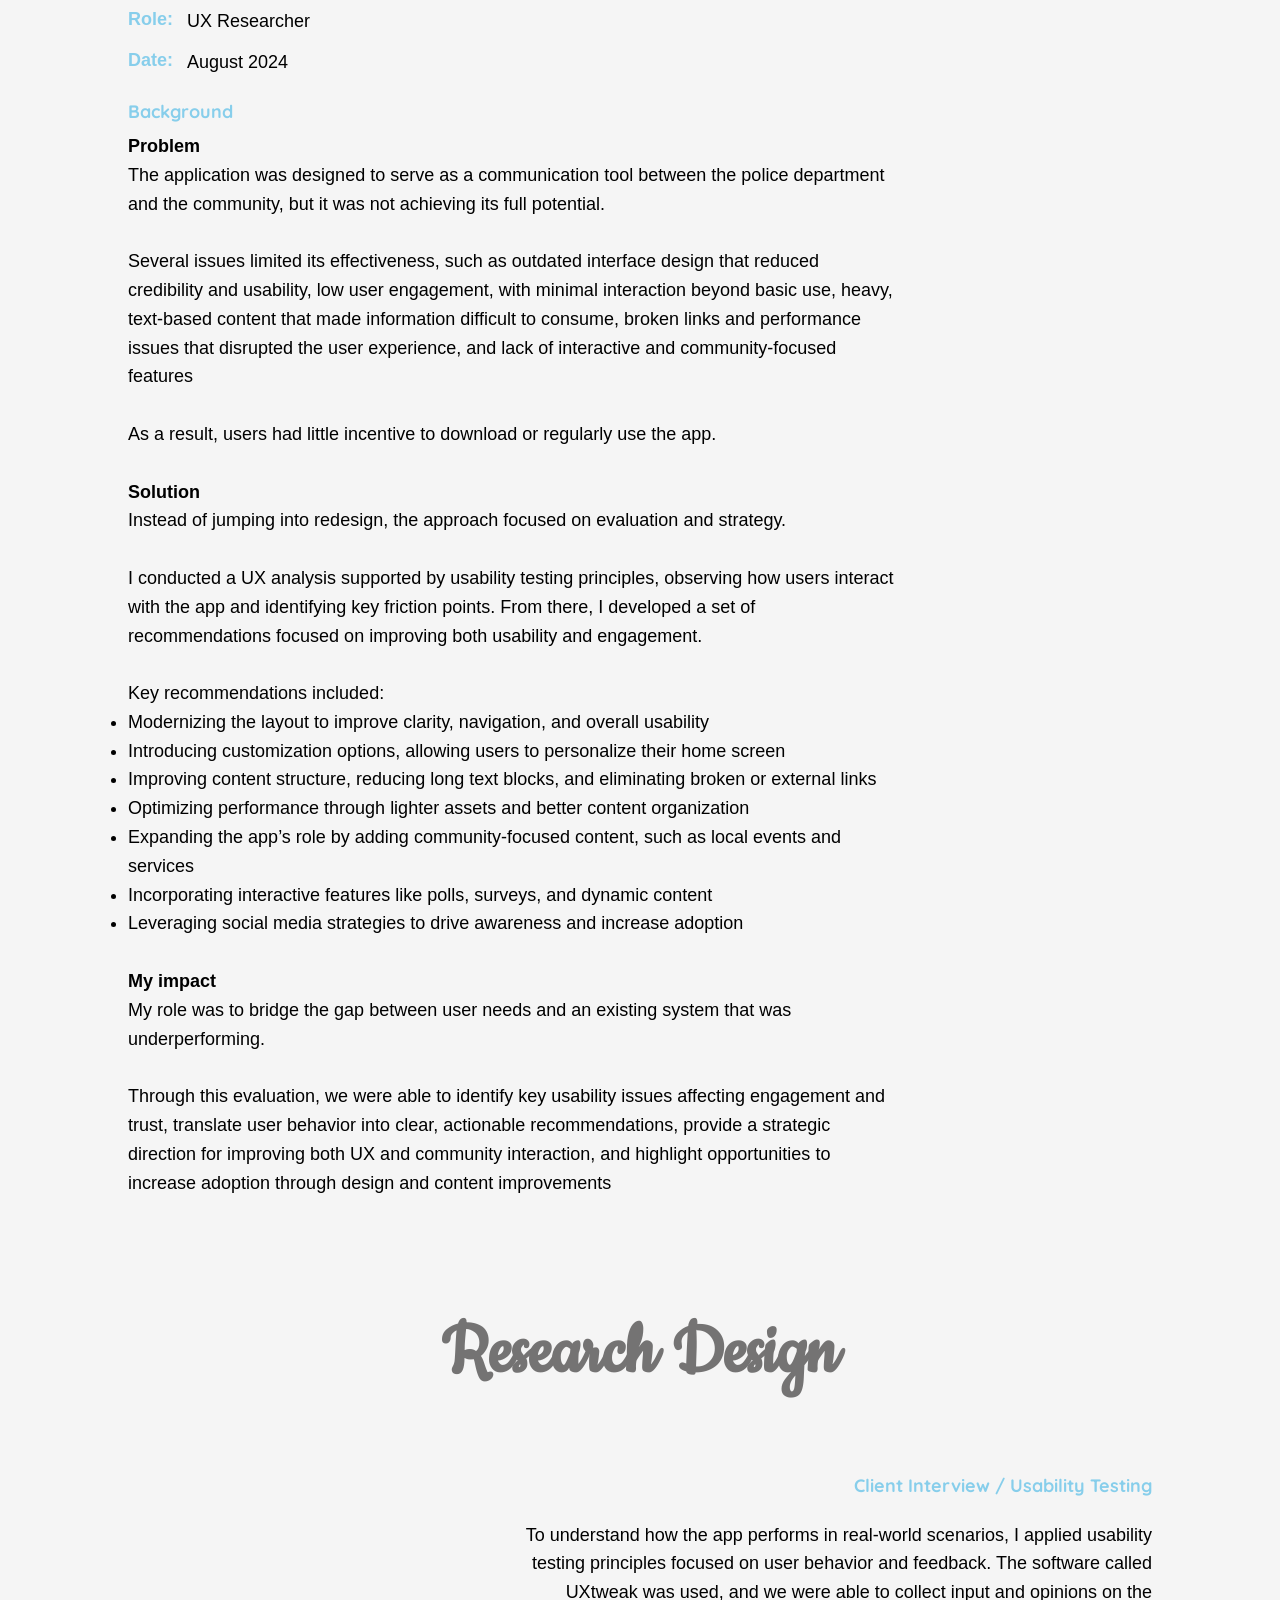
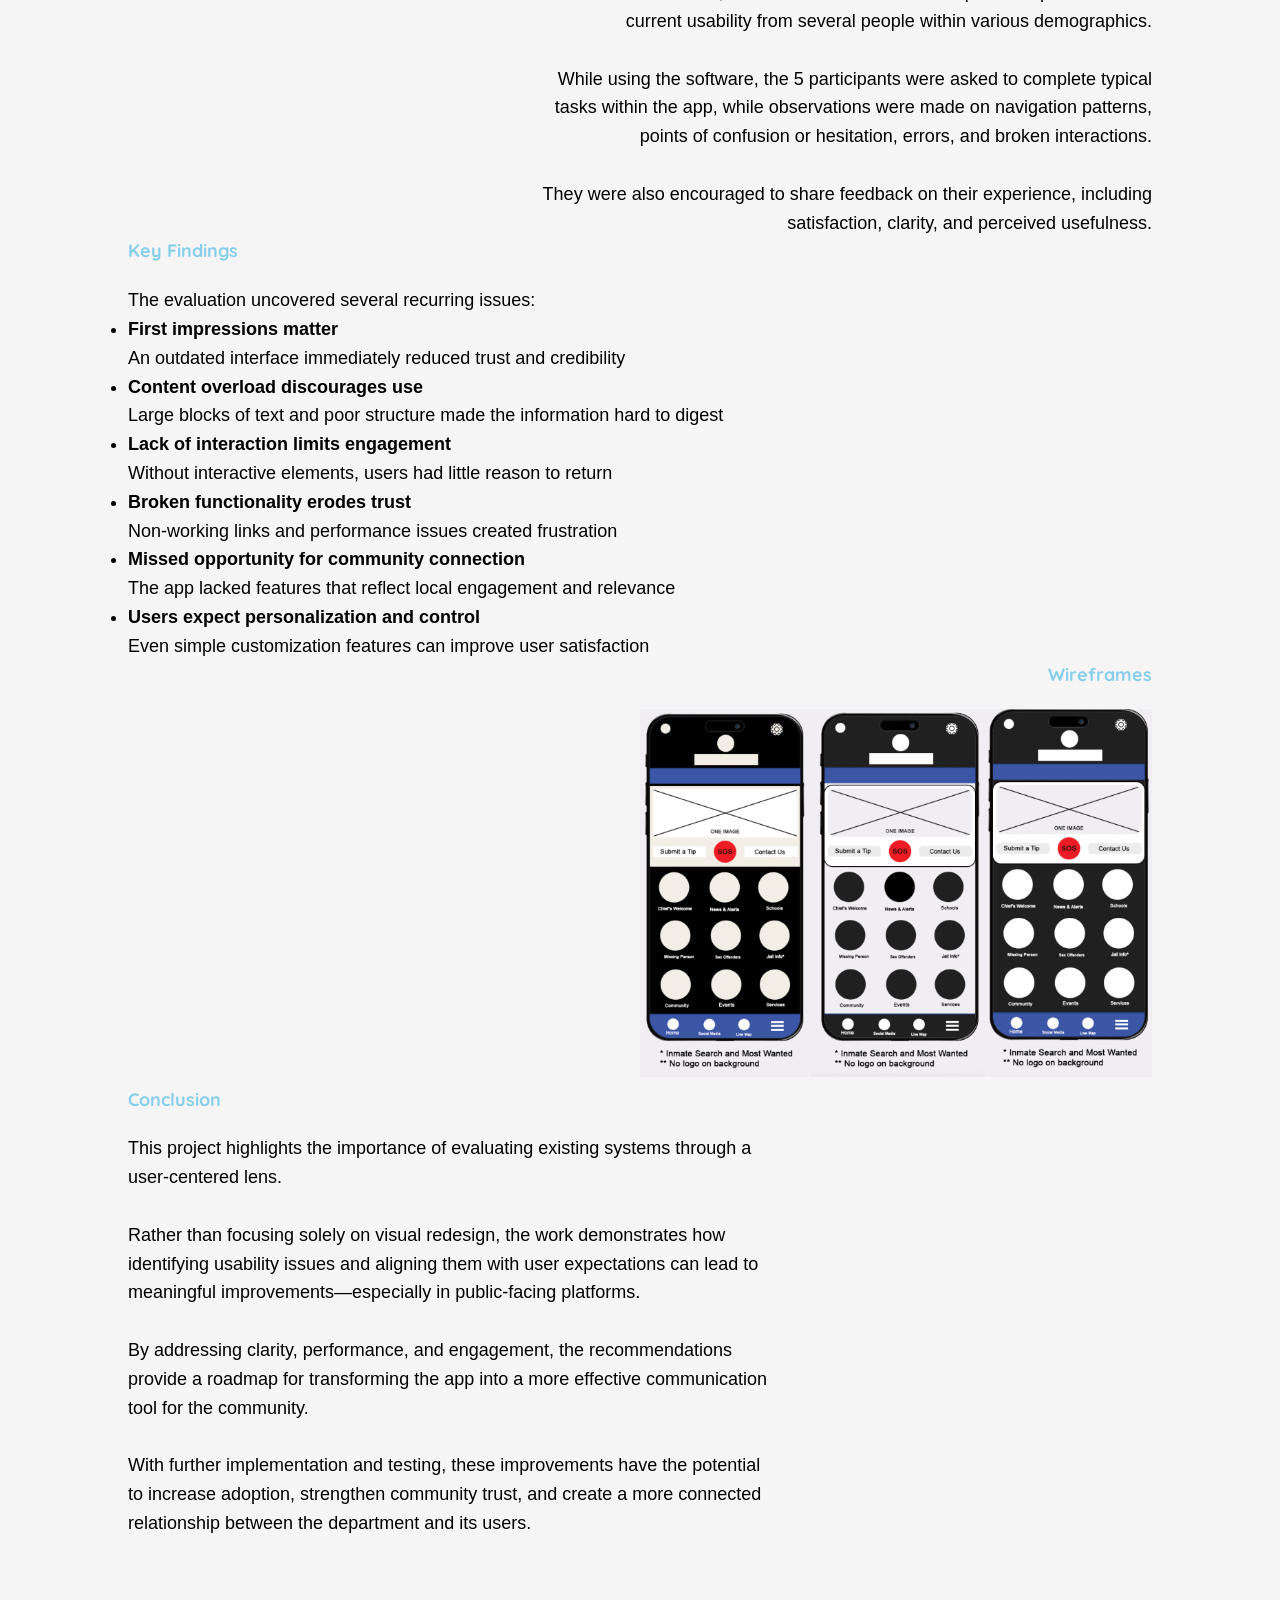
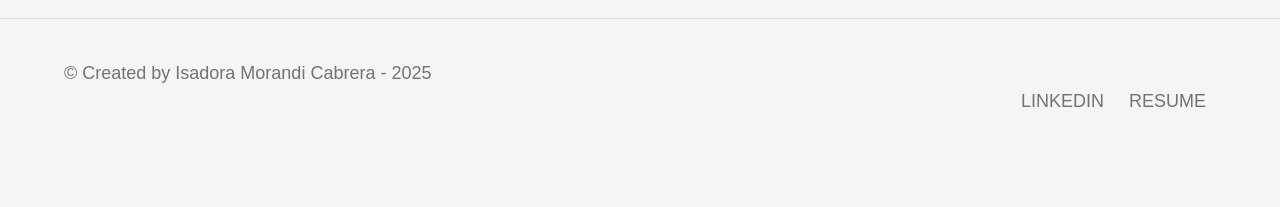
<file: oneida-case-study.html>
<!DOCTYPE html>
<html lang="en">

<head>
    <meta charset="utf-8">
    <meta http-equiv="X-UA-Compatible" content="IE=edge">
    <title>Isadora Morandi Cabrera</title>
    <meta name="description" content="Isadora Morandi Cabrera's portfolio">
    <meta name="viewport" content="width=device-width, initial-scale=1">
    <link href="https://fonts.googleapis.com/css2?family=Cookie&display=swap" rel="stylesheet">
    <link href="https://fonts.googleapis.com/css2?family=Quicksand:wght@300..700&display=swap" rel="stylesheet">
    <link rel="icon" type="image/ico" href="logo.ico">
    <link rel="stylesheet" href="style.css">
</head>

<body>
  <header>
    <nav>
        <div class="logo">
        <a href="index"><img src="logo.png">
        </div>

<div class="navigation" id="nav-bar">
            <a href="index" class="desktop active">PROJECTS</a>
            <a href="about" class="desktop">ABOUT</a>
            <a href="contact" class="desktop">CONTACT</a>
            <a href="#" class="menu-bar" onclick="showSidebar()"><svg xmlns="http://www.w3.org/2000/svg" height="24" viewBox="0 -960 960 960" width="24"><path d="M120-240v-80h720v80H120Zm0-200v-80h720v80H120Zm0-200v-80h720v80H120Z"/></svg></a>
        </div>

        <div class="sidebar" id="sidebar">
            <a href="#" onclick="hideSidebar()"><svg xmlns="http://www.w3.org/2000/svg" height="24" viewBox="0 -960 960 960" width="24"><path d="m256-200-56-56 224-224-224-224 56-56 224 224 224-224 56 56-224 224 224 224-56 56-224-224-224 224Z"/></svg></a>
            <a href="index.html">PROJECTS</a>
            <a href="about.html">ABOUT</a>
            <a href="contact.html">CONTACT</a>

        </div>
    </nav>

  </header>

  <div class="title-project">
    <h1>Oneida Police Deparment App Evaluation</h1>
    <p><strong>UX Research | UI Research</strong></p>
  </div>

  <div class="poster">
   <img src="oneida.png">
  </div>

  
  <div  class="overview">
    <h2>Overview</h2>
      <p>Not every UX project starts with designing something new; sometimes, the real impact comes from improving what already exists.</p>
    <br>
      <p>This project focused on conducting a UX evaluation of the Oneida Police Department’s mobile application, with the goal of identifying usability issues and providing actionable recommendations to increase adoption and engagement.</p>
    <br>
      <p>The work in this project centered on understanding how users interact with the current experience—and what prevents them from using it effectively.</p>
      <br>
      <p>The outcome was a set of UX-driven recommendations aimed at helping the department improve usability, strengthen community connection, and encourage more users to download and engage with the app.</p>
      <div class="meta-row">
        <p class="overview-title">Tools:</p>
        <p class="response">Adobe Creative Cloud; Figma; Sketch</p>
      </div>
      
      <div class="meta-row">
        <p class="overview-title">Role:</p>
        <p class="response">UX Researcher</p>
      </div>
      
      <div class="meta-row">
        <p class="overview-title">Date:</p>
        <p class="response">August 2024</p>
      </div>
      
      
  </div>
  <div class="background">
    <h2>Background</h2>
    <h3>Problem</h3>
      <p>The application was designed to serve as a communication tool between the police department and the community, but it was not achieving its full potential.</p>
      <br>
      <p>Several issues limited its effectiveness, such as outdated interface design that reduced credibility and usability, low user engagement, with minimal interaction beyond basic use, heavy, text-based content that made information difficult to consume, broken links and performance issues that disrupted the user experience, and lack of interactive and community-focused features </p>
      <br>
      <p>As a result, users had little incentive to download or regularly use the app.</p>
    <br>
    <h3>Solution</h3>
      <p>Instead of jumping into redesign, the approach focused on evaluation and strategy.</p>
      <br>
      <p>I conducted a UX analysis supported by usability testing principles, observing how users interact with the app and identifying key friction points. From there, I developed a set of recommendations focused on improving both usability and engagement.</p>
   <br>
      <p>Key recommendations included:</p>
      <ul>
          <li>Modernizing the layout to improve clarity, navigation, and overall usability </li>
          <li>Introducing customization options, allowing users to personalize their home screen </li>
          <li>Improving content structure, reducing long text blocks, and eliminating broken or external links </li>
          <li>Optimizing performance through lighter assets and better content organization </li>
          <li>Expanding the app’s role by adding community-focused content, such as local events and services </li>
          <li>Incorporating interactive features like polls, surveys, and dynamic content </li>
          <li>Leveraging social media strategies to drive awareness and increase adoption </li>
      </ul>
      <br>
    <h3>My impact</h3>
      <p>My role was to bridge the gap between user needs and an existing system that was underperforming.</p>
      <br>
      <p>Through this evaluation, we were able to identify key usability issues affecting engagement and trust, translate user behavior into clear, actionable recommendations, provide a strategic direction for improving both UX and community interaction, and highlight opportunities to increase adoption through design and content improvements </p>
<br>
  </div>

<div class="research">
    <h1>Research Design</h1>
</div>
<div class="right">
    <h2>Client Interview / Usability Testing</h2>
    <p>To understand how the app performs in real-world scenarios, I applied usability testing principles focused on user behavior and feedback. The software called UXtweak was used, and we were able to collect input and opinions on the current usability from several people within various demographics. </p>
    <br>
    <p>While using the software, the 5 participants were asked to complete typical tasks within the app, while observations were made on navigation patterns, points of confusion or hesitation, errors, and broken interactions.</p>
    <br>
    <p>They were also encouraged to share feedback on their experience, including satisfaction, clarity, and perceived usefulness.</p>
    
</div>
<div class="left">
    <h2>Key Findings</h2>
    <p>The evaluation uncovered several recurring issues:</p>
    <ul>
        <li><strong>First impressions matter</strong></li>
        <p>An outdated interface immediately reduced trust and credibility </p>
        <li><strong>Content overload discourages use</strong></li>
        <p>Large blocks of text and poor structure made the information hard to digest </p>
        <li><strong>Lack of interaction limits engagement</strong></li>
        <p>Without interactive elements, users had little reason to return </p>
        <li><strong>Broken functionality erodes trust</strong></li>
        <p>Non-working links and performance issues created frustration </p>
        <li><strong>Missed opportunity for community connection</strong></li>
        <p>The app lacked features that reflect local engagement and relevance </p>
        <li><strong>Users expect personalization and control</strong></li>
        <p>Even simple customization features can improve user satisfaction</p>
    </ul>
</div>
    <div class="right">
    <h2>Wireframes</h2>
    <img src="wireframeoneida.png">
</div>
<div class="left">
    <h2>Conclusion</h2>
    <p>This project highlights the importance of evaluating existing systems through a user-centered lens.</p>
    <br>
    <p>Rather than focusing solely on visual redesign, the work demonstrates how identifying usability issues and aligning them with user expectations can lead to meaningful improvements—especially in public-facing platforms.</p>
    <br>
    <p>By addressing clarity, performance, and engagement, the recommendations provide a roadmap for transforming the app into a more effective communication tool for the community.</p>
    <br>
    <p>With further implementation and testing, these improvements have the potential to increase adoption, strengthen community trust, and create a more connected relationship between the department and its users.</p>
</div>

  <footer>

    <div class="copyright"> 
        <p>&copy; Created by Isadora Morandi Cabrera - 2025</p>
    </div>

    <div class="footer-links">
    <a href="https://www.linkedin.com/in/morandisa/" target="_blank">LinkedIn</a>
        <a href="ResumeIsadoraMCabrera.pdf" target="_blank">Resume</a>
    </div>
  </footer>
    
      <script src="javascript.js"></script>


  </body>
  </html>
</file>
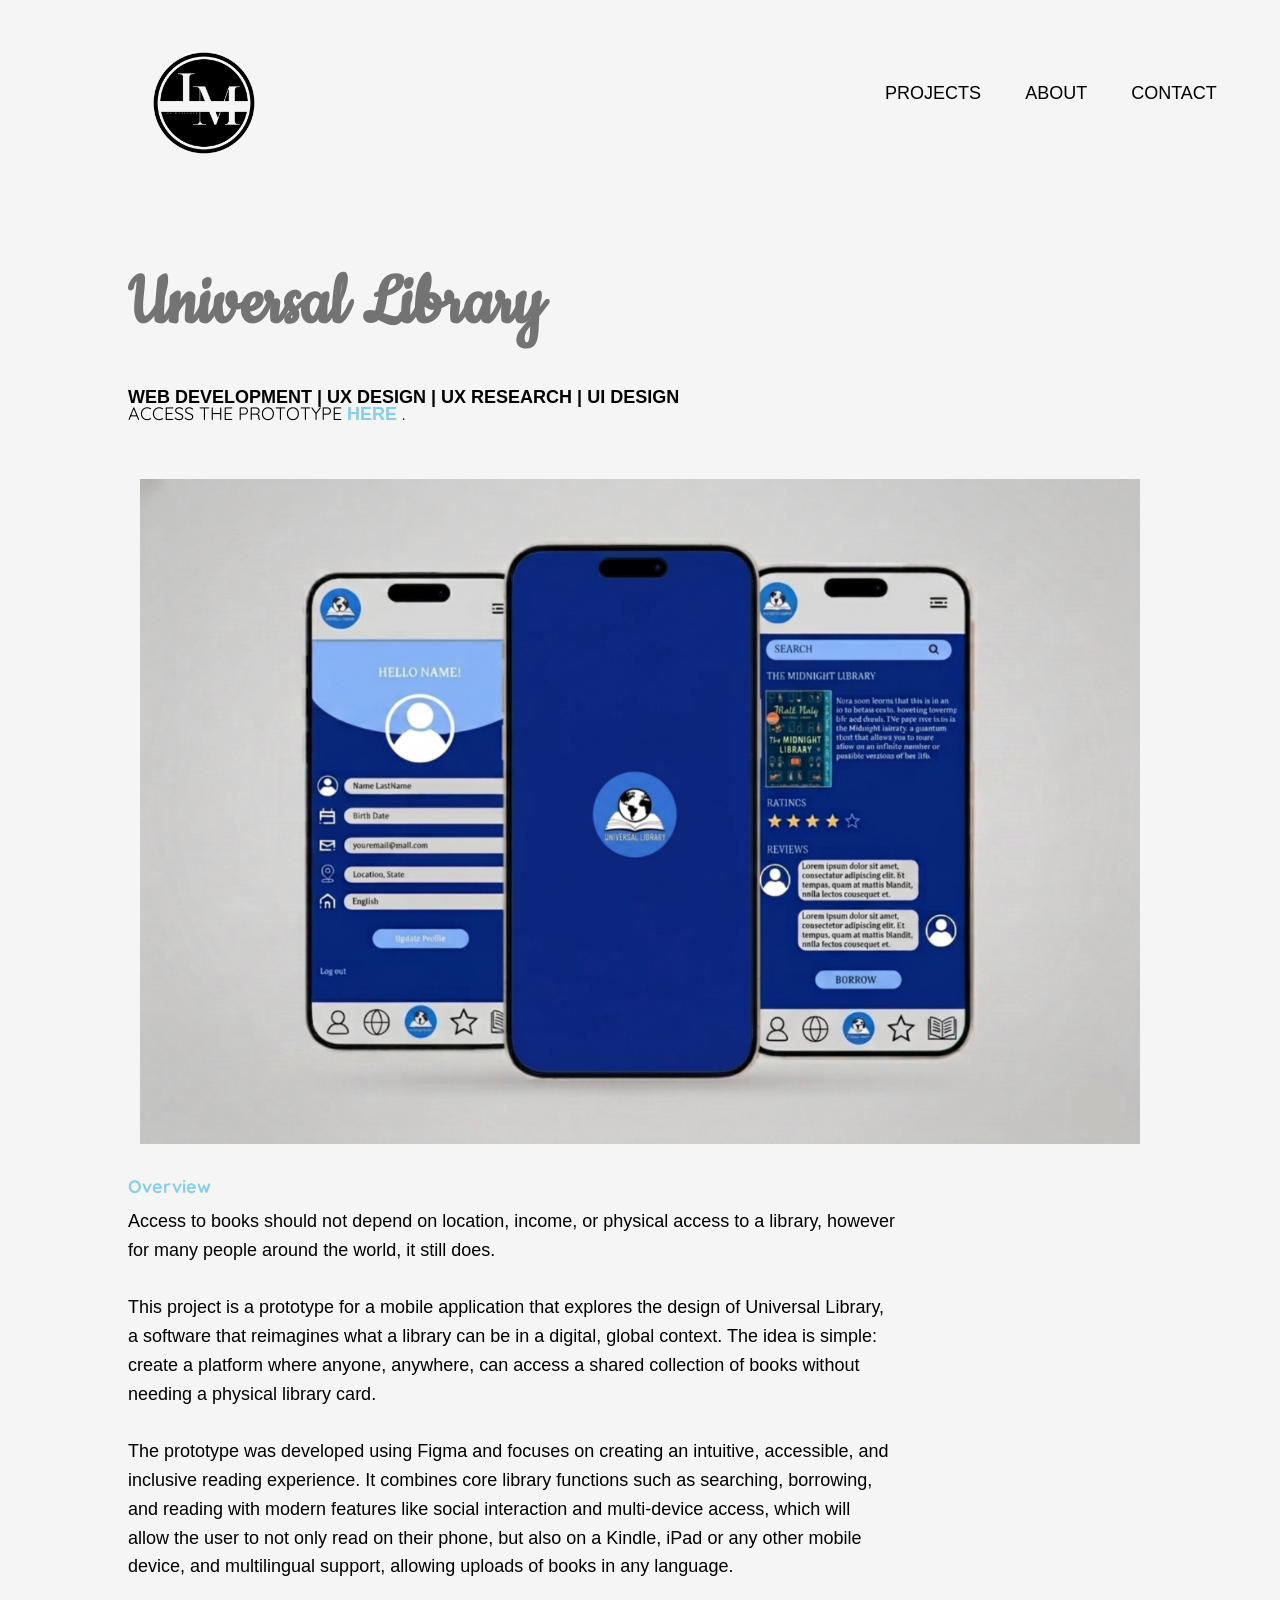
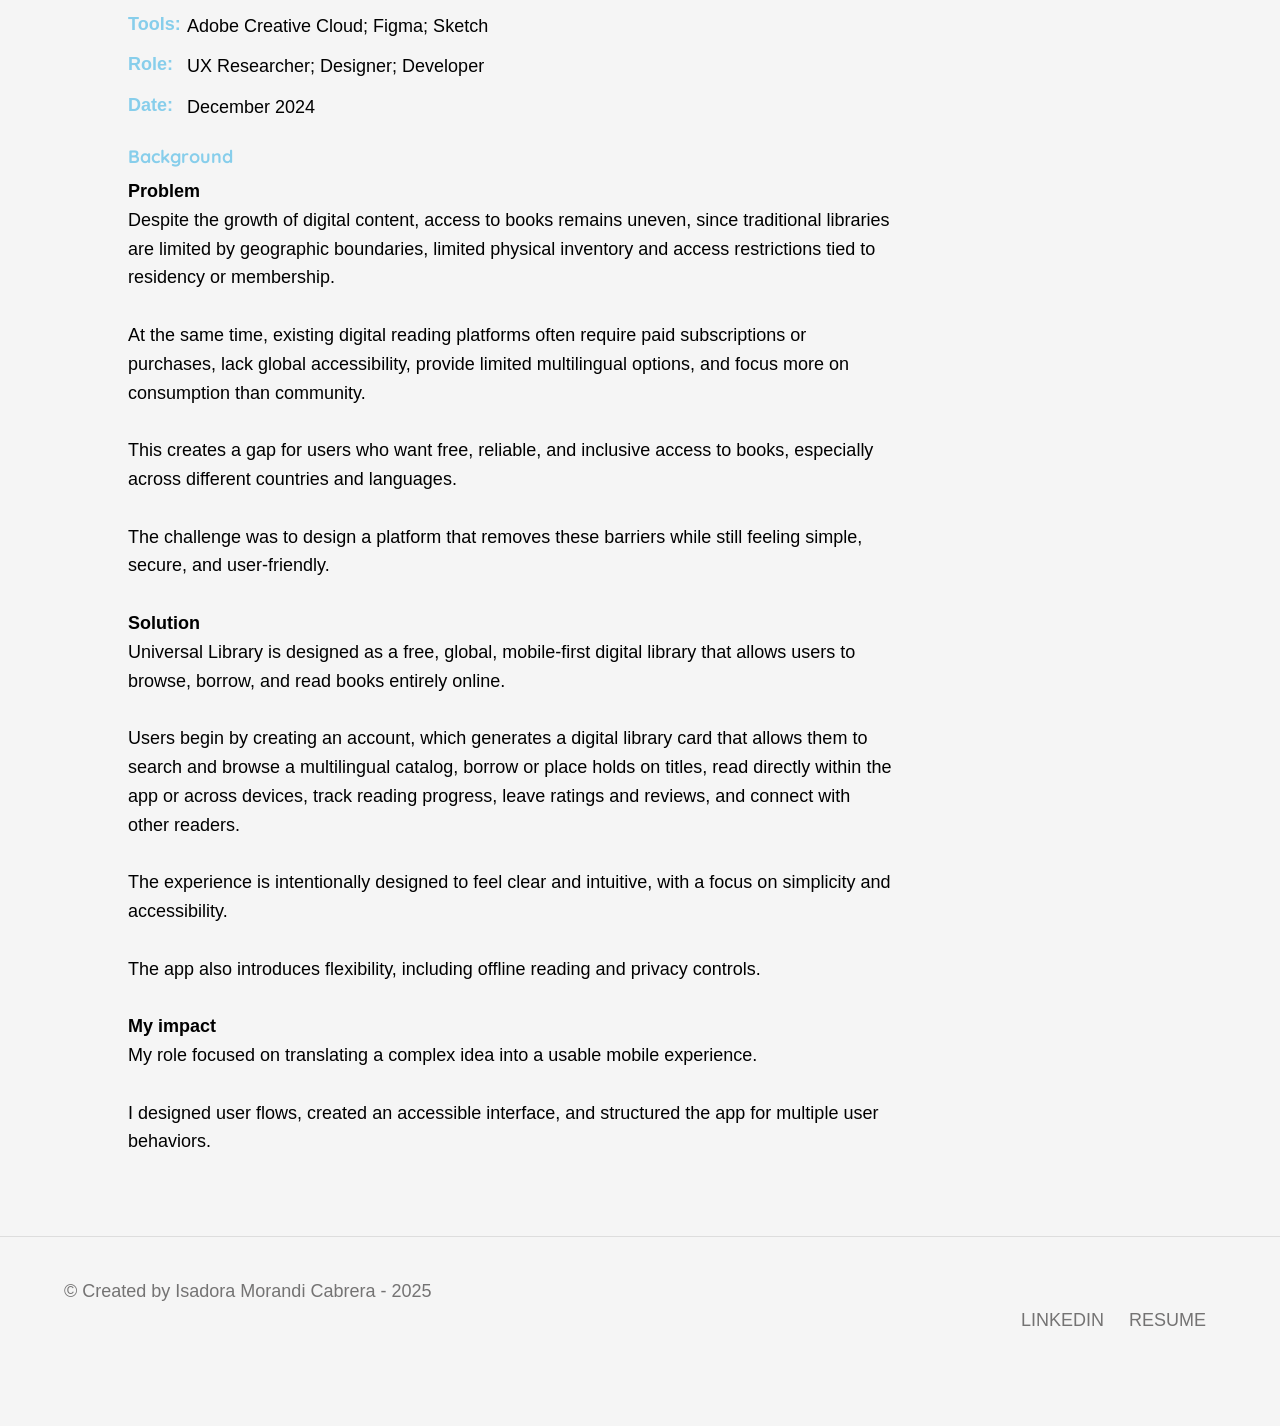
<file: universal-library-case-study.html>
<!DOCTYPE html>
<html lang="en">

<head>
    <meta charset="utf-8">
    <meta http-equiv="X-UA-Compatible" content="IE=edge">
    <title>Isadora Morandi Cabrera</title>
    <meta name="description" content="Isadora Morandi Cabrera's portfolio">
    <meta name="viewport" content="width=device-width, initial-scale=1">
    <link href="https://fonts.googleapis.com/css2?family=Cookie&display=swap" rel="stylesheet">
    <link href="https://fonts.googleapis.com/css2?family=Quicksand:wght@300..700&display=swap" rel="stylesheet">
    <link rel="icon" type="image/ico" href="logo.ico">
    <link rel="stylesheet" href="style.css">
</head>

<body>
<header>
    <nav>
        <div class="logo">
            <a href="index"><img src="logo.png"></a>
        </div>

        <div class="navigation" id="nav-bar">
            <a href="index" id="desktop">PROJECTS</a>
            <a href="about" id="desktop">ABOUT</a>
            <a href="contact" id="desktop">CONTACT</a>
            <a href="#" class="menu-bar" onclick="showSidebar()">
                <svg xmlns="http://www.w3.org/2000/svg" height="24" viewBox="0 -960 960 960" width="24">
                    <path d="M120-240v-80h720v80H120Zm0-200v-80h720v80H120Zm0-200v-80h720v80H120Z"/>
                </svg>
            </a>
        </div>

        <div class="sidebar" id="sidebar">
            <a href="#" onclick="hideSidebar()">
                <svg xmlns="http://www.w3.org/2000/svg" height="24" viewBox="0 -960 960 960" width="24">
                    <path d="m256-200-56-56 224-224-224-224 56-56 224 224 224-224 56 56-224 224 224 224-56 56-224-224-224 224Z"/>
                </svg>
            </a>
            <a href="index.html">PROJECTS</a>
            <a href="about.html">ABOUT</a>
            <a href="contact.html">CONTACT</a>
        </div>
    </nav>
</header>

<div class="title-project">
    <h1>Universal Library</h1>
    <p><strong>Web Development | UX Design | UX Research | UI Design</strong></p>
    <br>
    <p>
        Access the Prototype 
        <a href="https://www.figma.com/proto/Fj8uDLKnn6M3rbsvItT4RS/Untitled?node-id=4-2&t=eWNW8KBtk4mbf6Bq-1" 
           target="_blank" 
           style="color: skyblue; text-decoration: none;">
           <strong>here</strong>
        </a>.
    </p>
</div>

<div class="poster">
    <a href="https://www.figma.com/proto/Fj8uDLKnn6M3rbsvItT4RS/Untitled?node-id=4-2&t=eWNW8KBtk4mbf6Bq-1" target="_blank">
        <img src="universal.png">
    </a>
</div>

<div class="overview">
    <h2>Overview</h2>
    <p>Access to books should not depend on location, income, or physical access to a library, however for many people around the world, it still does.</p>
    <br>
    <p>This project is a prototype for a mobile application that explores the design of Universal Library, a software that reimagines what a library can be in a digital, global context. The idea is simple: create a platform where anyone, anywhere, can access a shared collection of books without needing a physical library card.</p>
    <br>
    <p>The prototype was developed using Figma and focuses on creating an intuitive, accessible, and inclusive reading experience. It combines core library functions such as searching, borrowing, and reading with modern features like social interaction and multi-device access, which will allow the user to not only read on their phone, but also on a Kindle, iPad or any other mobile device, and multilingual support, allowing uploads of books in any language.</p>
    <br>

    <div class="meta-row">
        <p class="overview-title">Tools:</p>
        <p class="response">Adobe Creative Cloud; Figma; Sketch</p>
    </div>

    <div class="meta-row">
        <p class="overview-title">Role:</p>
        <p class="response">UX Researcher; Designer; Developer</p>
    </div>

    <div class="meta-row">
        <p class="overview-title">Date:</p>
        <p class="response">December 2024</p>
    </div>
</div>

<div class="background">
    <h2>Background</h2>
    <h3>Problem</h3>
    <p>Despite the growth of digital content, access to books remains uneven, since traditional libraries are limited by geographic boundaries, limited physical inventory and access restrictions tied to residency or membership.</p>
    <br>
    <p>At the same time, existing digital reading platforms often require paid subscriptions or purchases, lack global accessibility, provide limited multilingual options, and focus more on consumption than community.</p>
    <br>
    <p>This creates a gap for users who want free, reliable, and inclusive access to books, especially across different countries and languages.</p>
    <br>
    <p>The challenge was to design a platform that removes these barriers while still feeling simple, secure, and user-friendly.</p>
    <br>

    <h3>Solution</h3>
    <p>Universal Library is designed as a free, global, mobile-first digital library that allows users to browse, borrow, and read books entirely online.</p>
    <br>
    <p>Users begin by creating an account, which generates a digital library card that allows them to search and browse a multilingual catalog, borrow or place holds on titles, read directly within the app or across devices, track reading progress, leave ratings and reviews, and connect with other readers.</p>
    <br>
    <p>The experience is intentionally designed to feel clear and intuitive, with a focus on simplicity and accessibility.</p>
    <br>
    <p>The app also introduces flexibility, including offline reading and privacy controls.</p>
    <br>

    <h3>My impact</h3>
    <p>My role focused on translating a complex idea into a usable mobile experience.</p>
    <br>
    <p>I designed user flows, created an accessible interface, and structured the app for multiple user behaviors.</p>
</div>

<footer>
    <div class="copyright">
        <p>&copy; Created by Isadora Morandi Cabrera - 2025</p>
    </div>

    <div class="footer-links">
        <a href="https://www.linkedin.com/in/morandisa/" target="_blank">LinkedIn</a>
        <a href="ResumeIsadoraMCabrera.pdf" target="_blank">Resume</a>
    </div>
</footer>
    
  <script src="javascript.js"></script>

</body>
</html>
</file>
<file: style.css>
/* Begin Minimized Normalize Stylesheet */
img,legend{border:0}legend,td,th{padding:0}html{font-family:sans-serif;-ms-text-size-adjust:100%;-webkit-text-size-adjust:100%}body{margin:0}article,aside,details,figcaption,figure,footer,header,hgroup,main,menu,nav,section,summary{display:block}audio,canvas,progress,video{display:inline-block;vertical-align:baseline}audio:not([controls]){display:none;height:0}[hidden],template{display:none}a{background-color:transparent}a:active,a:hover{outline:0}abbr[title]{border-bottom:1px dotted}b,optgroup,strong{font-weight:700}dfn{font-style:italic}h1{font-size:2em;margin:.67em 0}mark{background:#ff0;color:#000}small{font-size:80%}sub,sup{font-size:75%;line-height:0;position:relative;vertical-align:baseline}sup{top:-.5em}sub{bottom:-.25em}svg:not(:root){overflow:hidden}figure{margin:1em 40px}hr{-moz-box-sizing:content-box;box-sizing:content-box;height:0}pre,textarea{overflow:auto}code,kbd,pre,samp{font-family:monospace,monospace;font-size:1em}button,input,optgroup,select,textarea{color:inherit;font:inherit;margin:0}button{overflow:visible}button,select{text-transform:none}button,html input[type=button],input[type=reset],input[type=submit]{-webkit-appearance:button;cursor:pointer}button[disabled],html input[disabled]{cursor:default}button::-moz-focus-inner,input::-moz-focus-inner{border:0;padding:0}input{line-height:normal}input[type=checkbox],input[type=radio]{box-sizing:border-box;padding:0}input[type=number]::-webkit-inner-spin-button,input[type=number]::-webkit-outer-spin-button{height:auto}input[type=search]{-webkit-appearance:textfield;-moz-box-sizing:content-box;-webkit-box-sizing:content-box;box-sizing:content-box}input[type=search]::-webkit-search-cancel-button,input[type=search]::-webkit-search-decoration{-webkit-appearance:none}fieldset{border:1px solid silver;margin:0 2px;padding:.35em .625em .75em}table{border-collapse:collapse;border-spacing:0}
/* End Minimized Normalize Stylesheet */
/* General Styles */
* {
    margin: 0;
    padding: 0;
    box-sizing: border-box;
    background-color: whitesmoke;
    font-family: Arial, Helvetica, sans-serif;
    font-size: 18px;
    line-height: 1.6;
}

/* nav style */
nav { 
    display: flex;
    padding: 1% 4%;
    justify-content: space-between;
    align-items: center;
}
.navigation {
    display: flex;
    align-items: center;
    gap: 20px;
}

a {
    text-decoration: none;
    color: black;
}

a:visited {
    color: black;
}

a:active {
    color: black;
}

.desktop {
    display: block;
}

.menu-bar {
    display: none;
    font-size: 28px;
    cursor: pointer;
}

.logo img{
    max-width: 110px;
    margin: 35px 0px 8px 98px;
}
.sidebar {
    position: fixed;
    top: 0;
    right: -250px; /* hidden */
    width: 250px;
    height: 100vh;
    background-color: lightgray;
    display: flex;
    flex-direction: column;
    padding-top: 20px;
    transition: right 0.3s ease;
    z-index: 1000;
}

.sidebar a {
    padding: 15px 20px;
    text-decoration: none;
    color: black;
}

.menu-bar{
    display: none;
}


.navigation a:hover{
    background-color:transparent;
    padding: 10px;
    margin: 0;
    border: solid skyblue 1px;
    cursor: pointer;
}
.navigation a {
    position: relative;
    padding: 8px 12px;
}

.navigation a::after {
    content: "";
    position: absolute;
    left: 0;
    bottom: 0;
    width: 0%;
    height: 2px;
    background: skyblue;
    transition: width 0.3s ease;
}

.navigation a:hover::after {
    width: 100%;
}

/* Media queries for responsiveness */

@media (max-width: 800px) {
    .desktop {
        display: none !important;
    }

    .menu-bar {
        display: block !important;
    }
    .text {
        padding: 10px;
    }

    .sidebar a {
        font-size: 20px;
        padding: 15px;
    }

    .sidebar a:hover{
        border: solid skyblue 1px;

    }

.navigation{ 
    width: 100%;
    justify-content: flex-end;
}

}

/* footer */

footer{
    padding: 40px 5%;
    margin: 80px 0px;
    font-size: 18px;
    color: rgb(116, 115, 115);
    border-top: 1px solid #ddd;

}
.footer-links{
    float: right;
}
.footer-links a{
    align-items: center;
    text-decoration: none;
    padding: 10px;
    text-transform: uppercase;
    color: rgb(116, 115, 115);

}
.footer-links a:hover{
    border: solid 1px skyblue;
}

/* separate content */
/* intro */

h1{
    font-size: 80px;
    font-family: cookie;
    color: rgb(116, 115, 115);
}

.name-highlight{
    color:rgb(116, 115, 115);
    text-decoration: underline;
    text-decoration-color: skyblue;
    font-size: 80px;
    font-family: cookie;
}

.span{
    color: skyblue;
}
.intro p{
    font-size: 18px;
    line-height: 1.5;
    margin-bottom: 20%;
}
.intro{
    margin: 10%;
    width: 73%;
}

/* Projects */

.projects {
    display: grid;
    grid-template-columns: repeat(2, minmax(0, 1fr));
    gap: 40px;
    padding: 0 20%;
}

.image {
    transition: transform 0.4s ease;
}

.projects > div:hover .image {
    transform: scale(1.05);
}
.projects-1 img, .projects-2 img, .projects-3 img, .projects-4 img, .projects-5 img, .projects-6 img{
    max-width: 500px;
}

.image {
    transition: transform 0.3s ease;

    
  }

.projects img {
    width: 100%;
    height: auto;
}

.projects-1:hover .image, .projects-2:hover .image, .projects-3:hover .image, .projects-4:hover .image, .projects-5:hover .image, .projects-6:hover .image{
    transform: scale(0.8); 
  }


.text{
    text-align: left;
    margin-top: 10px;
    padding: 20px;
    line-height: 1.6;

}
.text h2{
    font-size: 30px;
    font: bold;
    color:black ;
    font-family: Quicksand;
    margin-bottom: 10px;
}


.projects > div {
    opacity: 0;
    transform: translateY(30px);
    animation: fadeInUp 0.8s ease forwards;
    width: 100%;

}

.projects > div:nth-child(1) { animation-delay: 0.1s; }
.projects > div:nth-child(2) { animation-delay: 0.2s; }
.projects > div:nth-child(3) { animation-delay: 0.3s; }
.projects > div:nth-child(4) { animation-delay: 0.4s; }
.projects > div:nth-child(5) { animation-delay: 0.5s; }
.projects > div:nth-child(6) { animation-delay: 0.6s; }

@keyframes fadeInUp {
    to {
        opacity: 1;
        transform: translateY(0);
    }
}

.text h2 {
    transition: color 0.3s ease;
}

.projects > div:hover .text h2 {
    color: skyblue;
}

a {
    transition: all 0.2s ease;
}

a:hover {
    opacity: 0.8;
}

@media (max-width: 900px) {
    .projects{
        grid-template-columns: 1fr;
        gap: 30px;
    }

    .projects-1, .projects-2, .projects-3, .projects-4, .projects-5, .projects-6 {
        border: solid skyblue 2px;

    }
}

@media (max-width: 800px) {
    .projects {
        gap: 25px;
    }
}

    
/* about */

.quote{
    margin-top: 80px;
    margin-left: 180PX;
}

.quote p, .quote span{
    font-family: Quicksand;

}

.quote span{
    color: skyblue;
}

.about{
    display: flex;
    flex-direction: row;

}
.photo img{
    max-width: 300px;
    border: 2px solid skyblue;
    margin-left: 180px; 
    margin-top: 100px;
}

.intro {
    margin-top: 30px;
    font-family: cookie;
    font-size: 20px;
    margin-bottom: 30px;
}

.skills {
    margin-top: 50px;
    margin-bottom: 15%;
    line-height: 1.8;
    display: flex;
    gap: 80px; 
    justify-content: center;    
    text-align: center;

}

.skills h3 {
    color: skyblue;
    font-family: Quicksand;
    font-size: 28px;
}

.skills p {
    font-size: 18px;

}

@media (max-width: 1100px) {
    .about {
        flex-direction: column;
        align-items: center;
    }

    .photo img {
        width: 70%;
        margin-top: 20px;
        margin-left: 20px;
    }

    .intro {
        max-width: 90%;
        text-align: center;
        font-size: 18px;
    }

    .skills {
        flex-direction: column;
        gap: 30px;
    }
}

@media (max-width: 800px){
    .quote{
        margin-left: 10%
    }

    .intro h1{
        font-size: 60px;
    }
    .name-highlight{
        font-size: 60px;
    }

}

@media (max-width: 500px) {

    .quote p {
        font-size: 1.1rem;
        margin-left: 5px;
    }

    .intro h1, .name-highlight {
        font-size: 2.0rem;
    }

    .intro p {
        font-size: 0.95rem;
    }

    .skills h3 {
        font-size: 1.2rem;
    }

    .skills p {
        font-size: 0.9rem;
    }
}

/* Contact */

.contact{
    align-items: center;
    justify-content: center;
    margin: auto;
    padding: 1em;
    width: 80%;
}

.text-form {
    font-family: cookie;

}

form{
    display: flex;
    flex-direction: column;
    margin: 3% auto;
    width: 70%;
    
}

.input-group > input {
    width: 100%;
}

.input-group #fname{
    margin-right: 20px;
}

label{
    margin: 20px 10px 10px 10px;
    font-size: 18px;
}
input, textarea{
    padding: 15px;
    border: solid 1px skyblue;

}
.contact-form{
    margin-top: 5%;
}

.required{
    color: gray;
    margin-left: 5px;
    font-size: 14px;
}
button{
    padding: 15px;
    width: 20%;
    border: 2px solid skyblue;
    border-radius: 10px;
    justify-content: center;
    align-items: center;
    margin: 10px 80%;
    text-transform: uppercase;
    font-family: Quicksand;

}

button:hover{
    background-color: skyblue;

}

#thank-you-message {
  display: none;
}

#thank-you-message.show {
  display: block;
}
@media (max-width: 1080px){
    button{
        font-size: 15px;
    }

}

@media (max-width: 900px){
    button{
        width: 50px;
        font-size: 15px;
        padding: 10px;
    }

}

@media (max-width: 800px){
    button{
        padding: 5px;
        font-size: 10px;
        
    }

}

/* project pages */
/*project 1*/

.title-project{
    margin-left: 10%;
}
.title-project p{
    margin-top: -40px;
    text-transform: uppercase;
    font-family: Quicksand;
}
.poster{
    width: fit-content;
    justify-content: center;
    align-items: c;
    margin: auto;
}
.poster img{
    max-width: 1000px;
    margin-top: 5%;
}

.overview, .background{
    margin-left: 10%;
    margin-top: 20px;
    width: 60%;
}
h2{
    color: skyblue;
    margin-bottom: 5px;
    font-family: Quicksand;
    
}

.meta-row {
    display: flex;
    gap: 4px;               
    align-items: flex-start; 
    margin-bottom: 8px;      
  }
  
  .overview-title {
    width: 55px;           
    color: skyblue;
    font-weight: 600;
    margin: 0;
  }
  
  .response {
    margin: 0;
    line-height: 1.8;
  }
  

.page{
    margin-left: 0;
    margin-top: 20px;
    color: black;
    background-color: transparent;
    border: solid 2px skyblue;
    width: 20%;
    padding: 10px;
}
.page:hover{
    background-color: skyblue;
}

.research{
    text-align: center;
    justify-content: center;
    align-items: center;
    margin-top: 5%;
}

.right{
    width: 50%;
    margin-left: 40%;
    align-items: end;
    justify-content: end;
    text-align:right;
    margin-right: 10%;
}

.left{
    width: 50%;
    margin-left: 10%;

}

.left h2, .right h2{
    margin-bottom: 20px;
}

img{
    max-width: 80%;
}

.wireframes h2{
    margin-left: 50%;
    margin-top: 2.5%;
}
.wireframe img{
    margin-left: 20%;
    max-width: 60%;
    margin-bottom: 2.5%;
}


@media (max-width: 1024px) {
    .overview, .background {
        max-width: 90%;
    }

}

@media (max-width: 768px) {
    .overview, .background {
        max-width: 90%;
        margin: 10px auto;
    }

    .poster img {
        max-width: 100%;
        margin-top: 10px;
    }

    .left, .right, .wireframe {
        margin: 20px auto;
        text-align: center;
                width: 90%;
            }
        
    .meta-row {
        flex-direction: column;
        align-items: flex-start;
    }
}

@media (max-width: 480px) {
    .title-project h1, .research h1 {
        font-size: 2.5rem;
    }

    .title-project p {
        font-size: 0.9rem;
    }

    .page {
        padding: 8px;
        font-size: 0.9rem;
    }

    .left img, .right img{
        width: 90%;
    }
}

#back-to-top-btn {
    display: none;
    position: fixed;
    bottom: 200px;
    left: 0.2px;
    width: 60px;
    height: 60px;
    z-index: 1000;
    background-color: whitesmoke;
    border: 2px solid skyblue;
    border-radius: 50%;
    cursor: pointer;
   
}

#back-to-top-btn:hover {
    background-color: skyblue;
    transform: scale(1.1);
}
</file>
